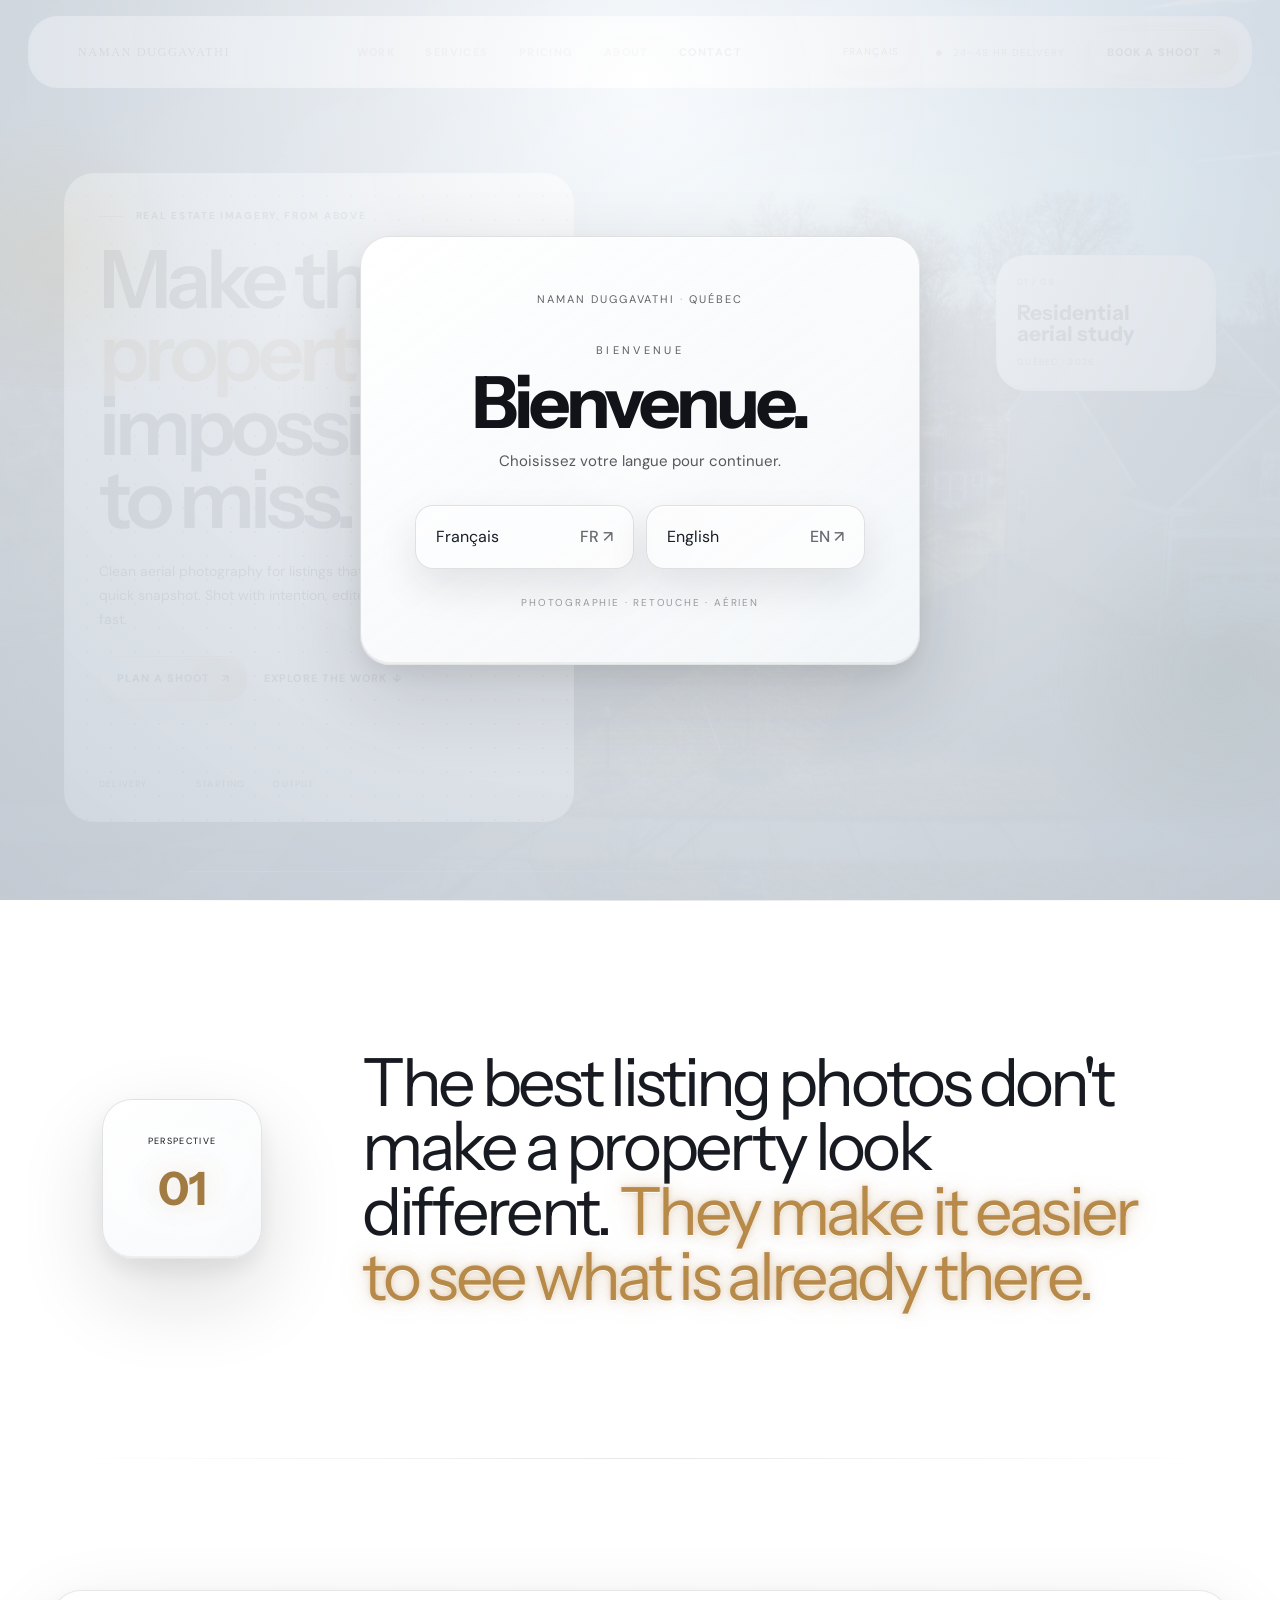
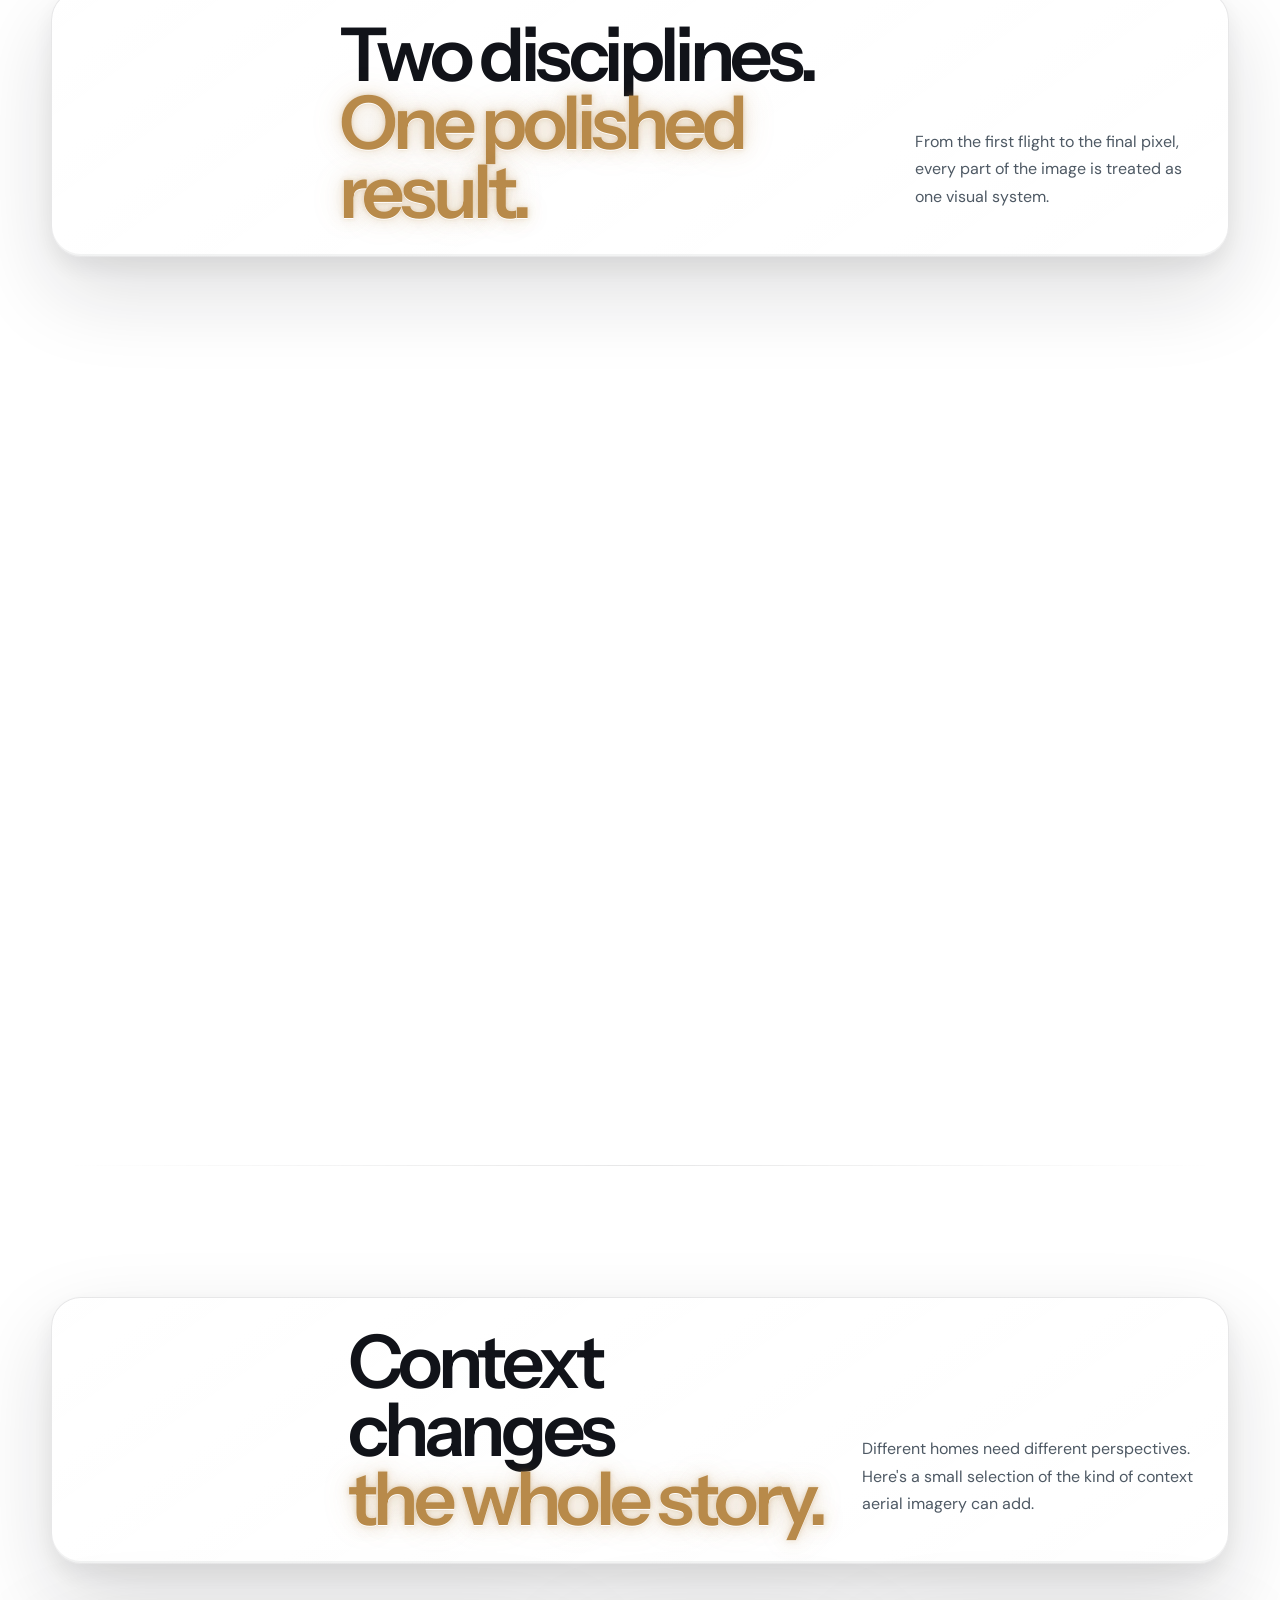
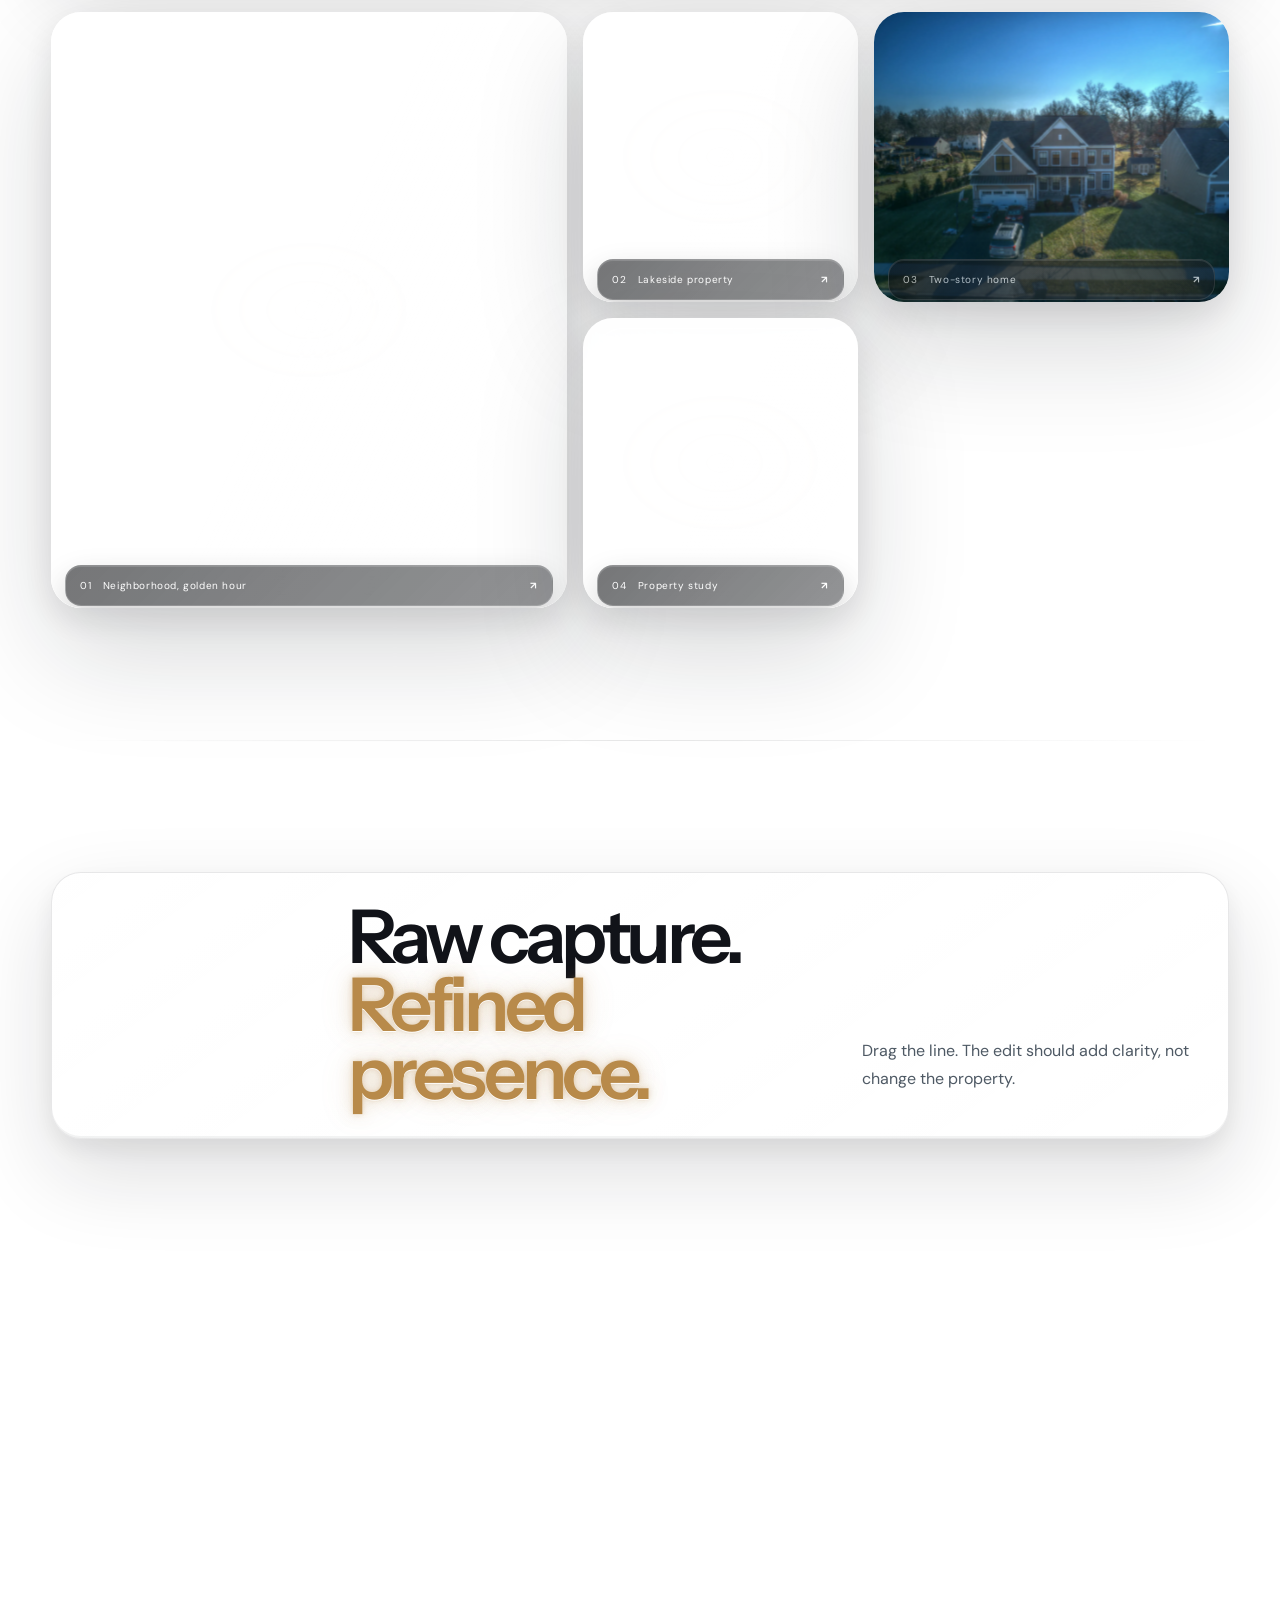
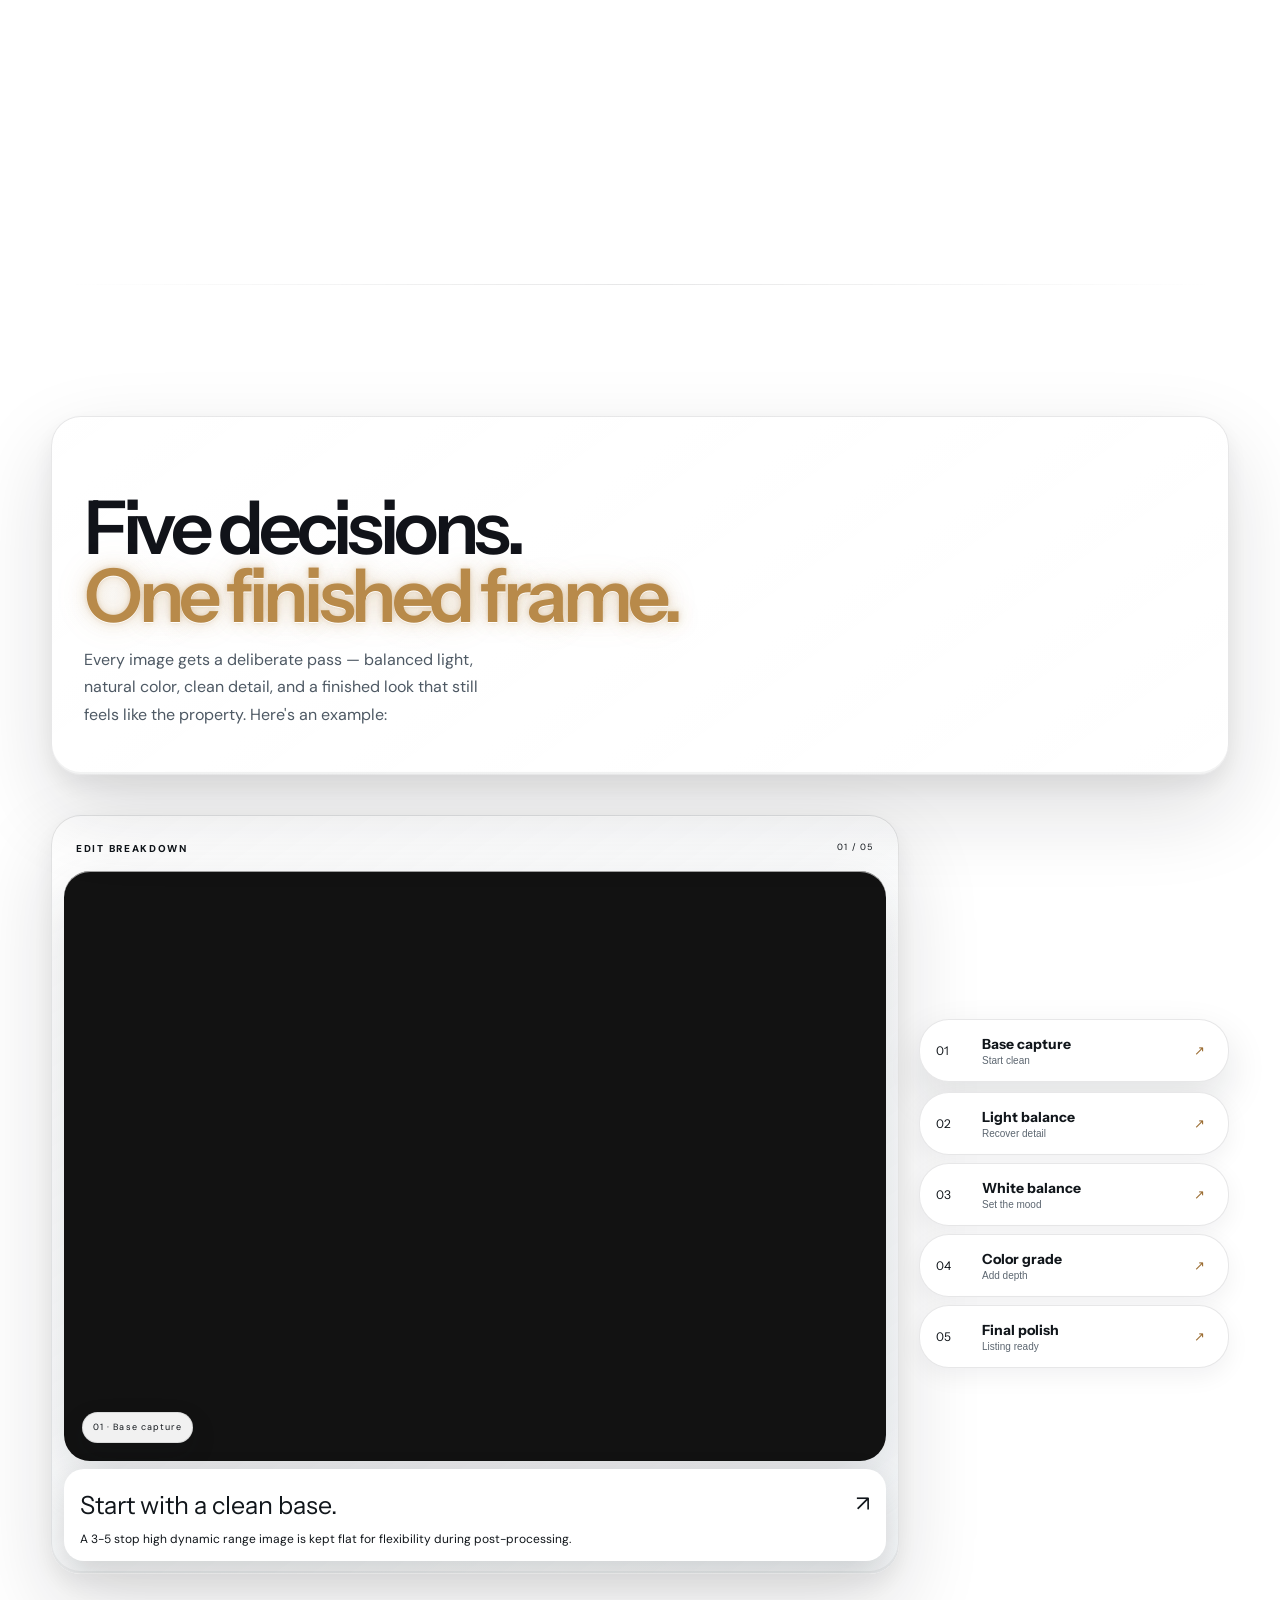
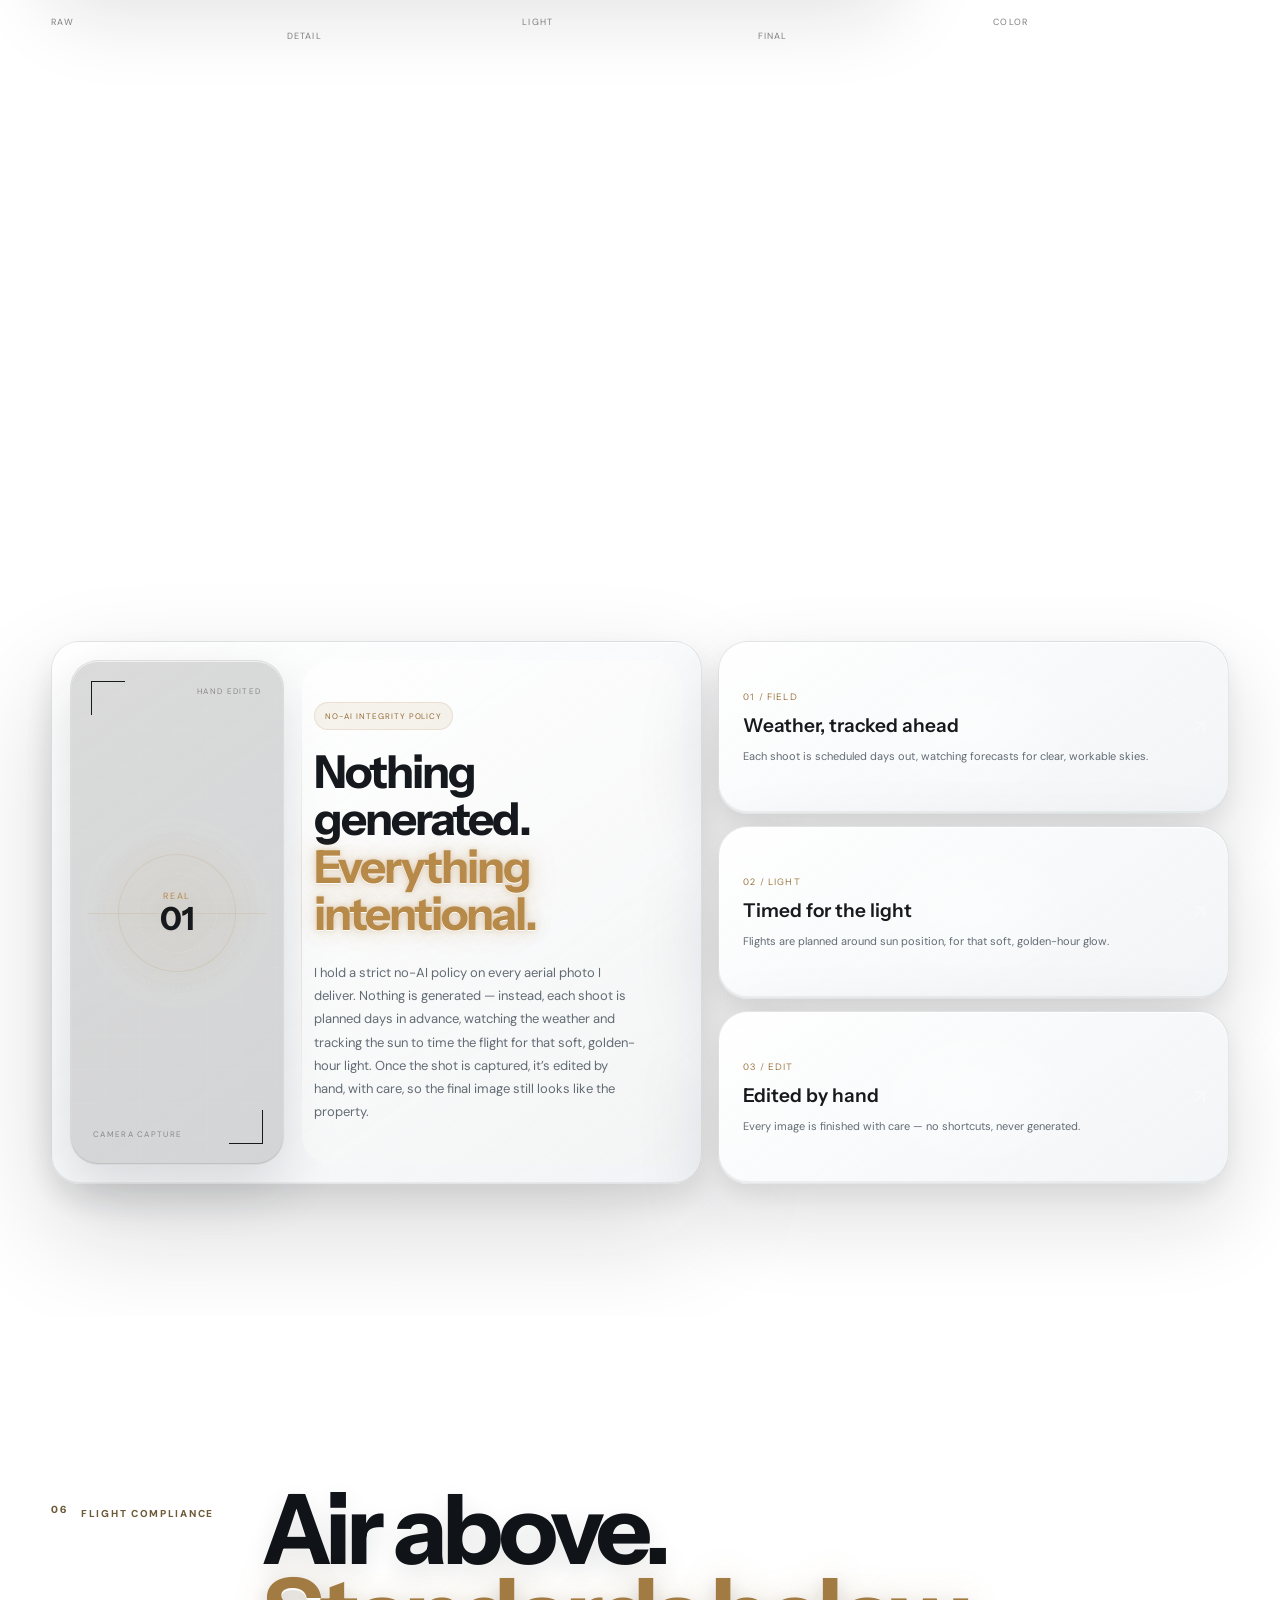
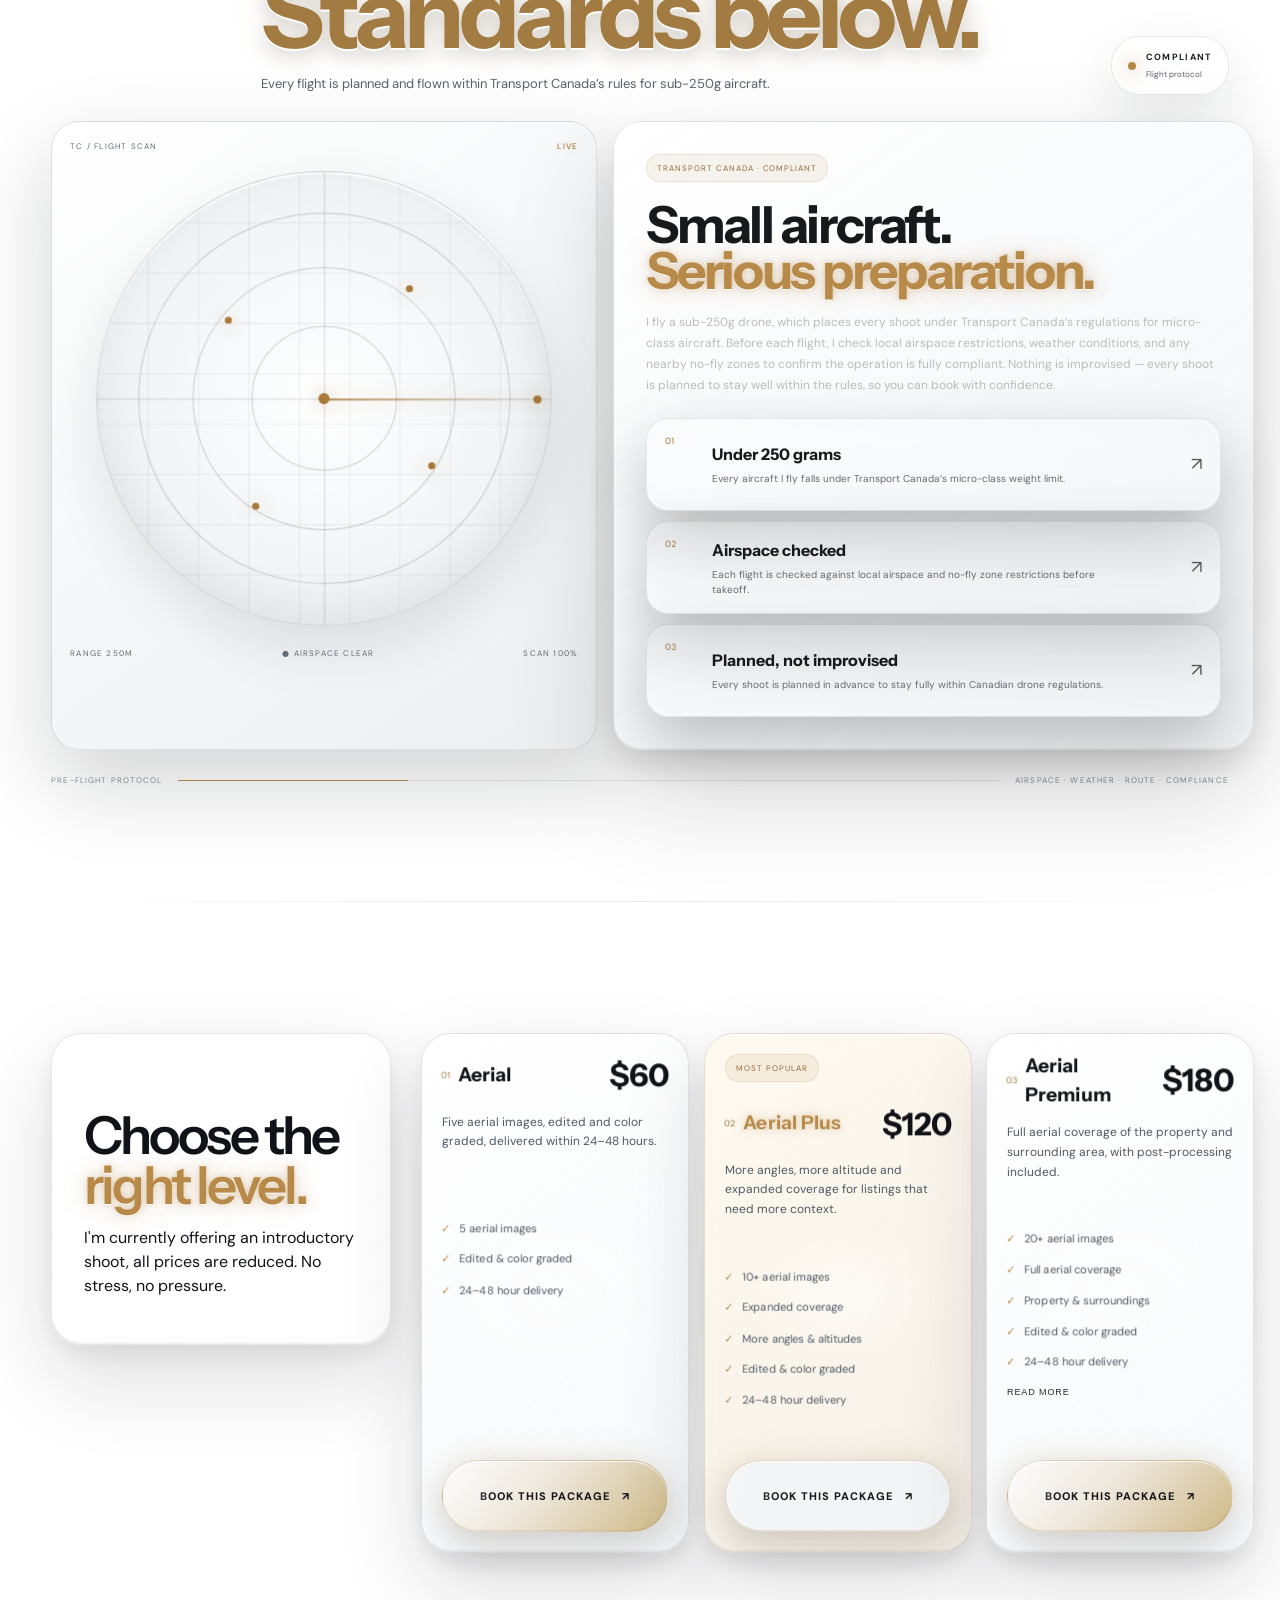
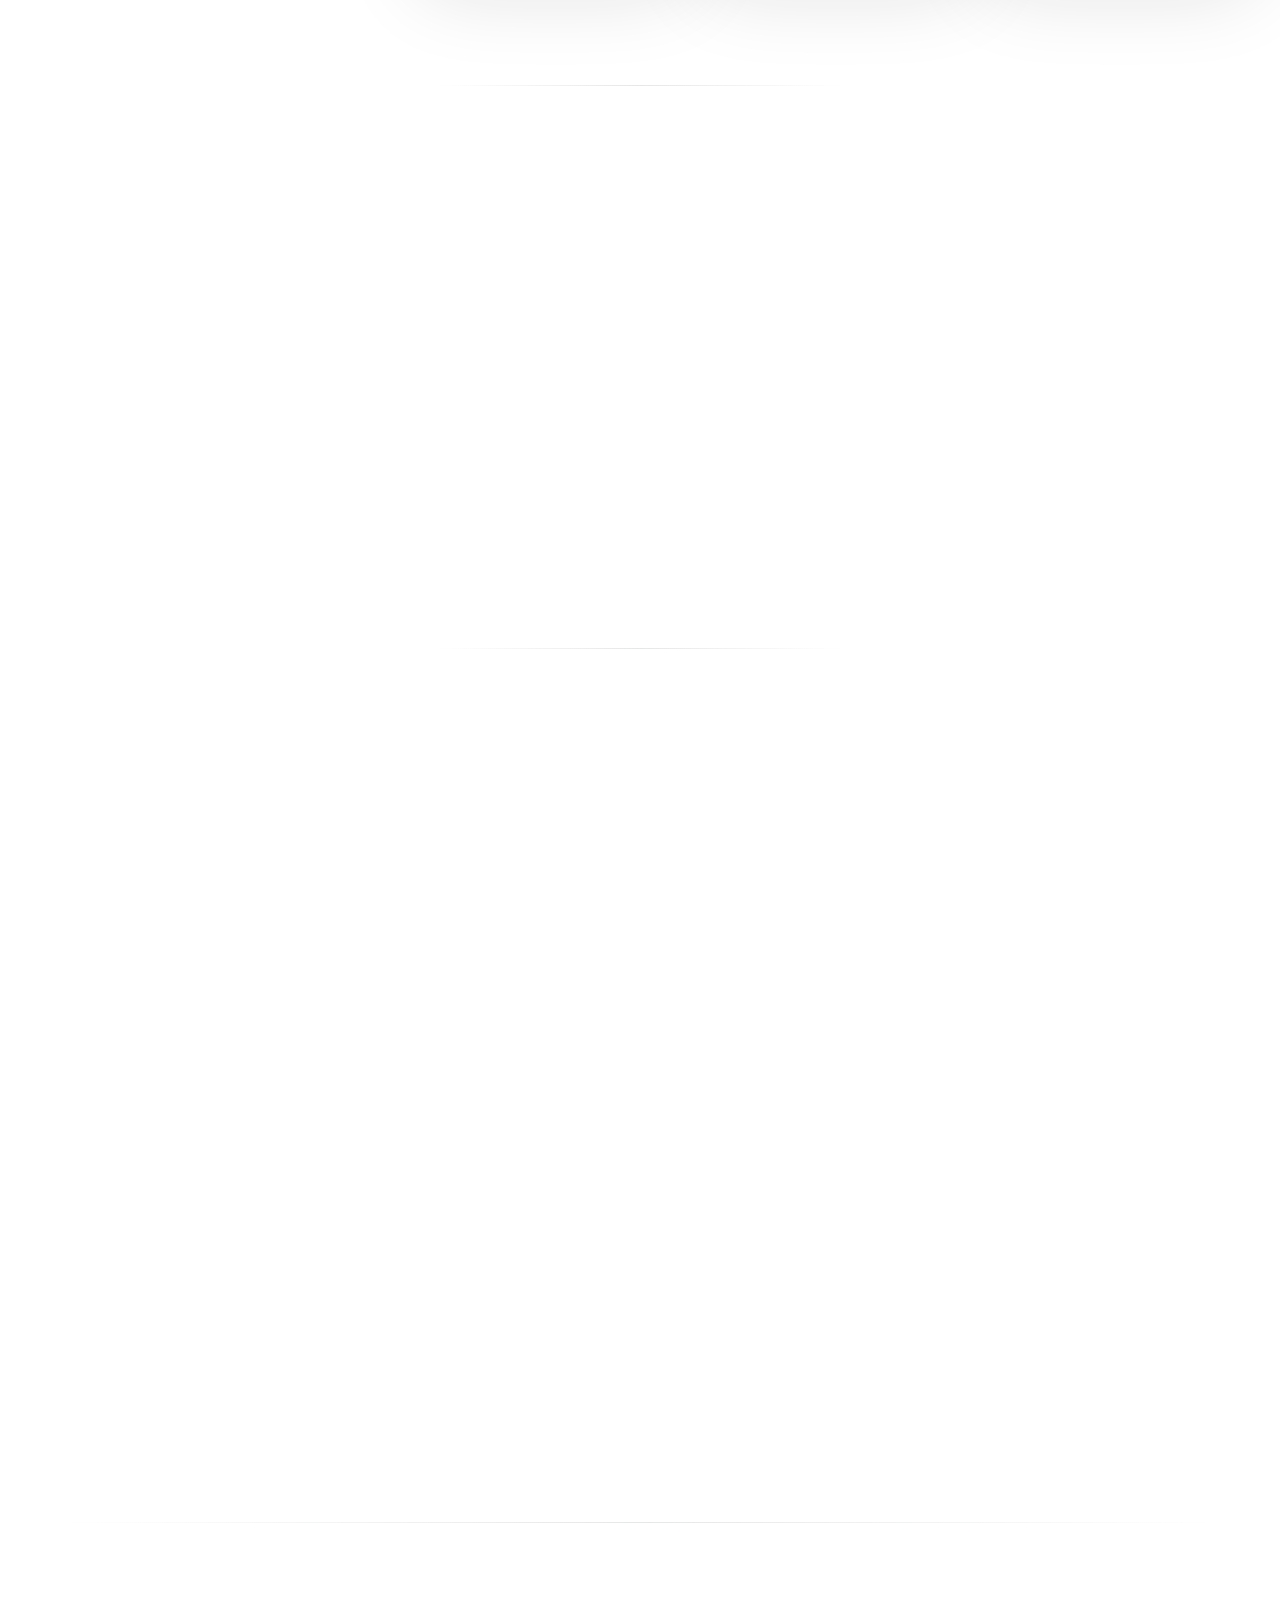
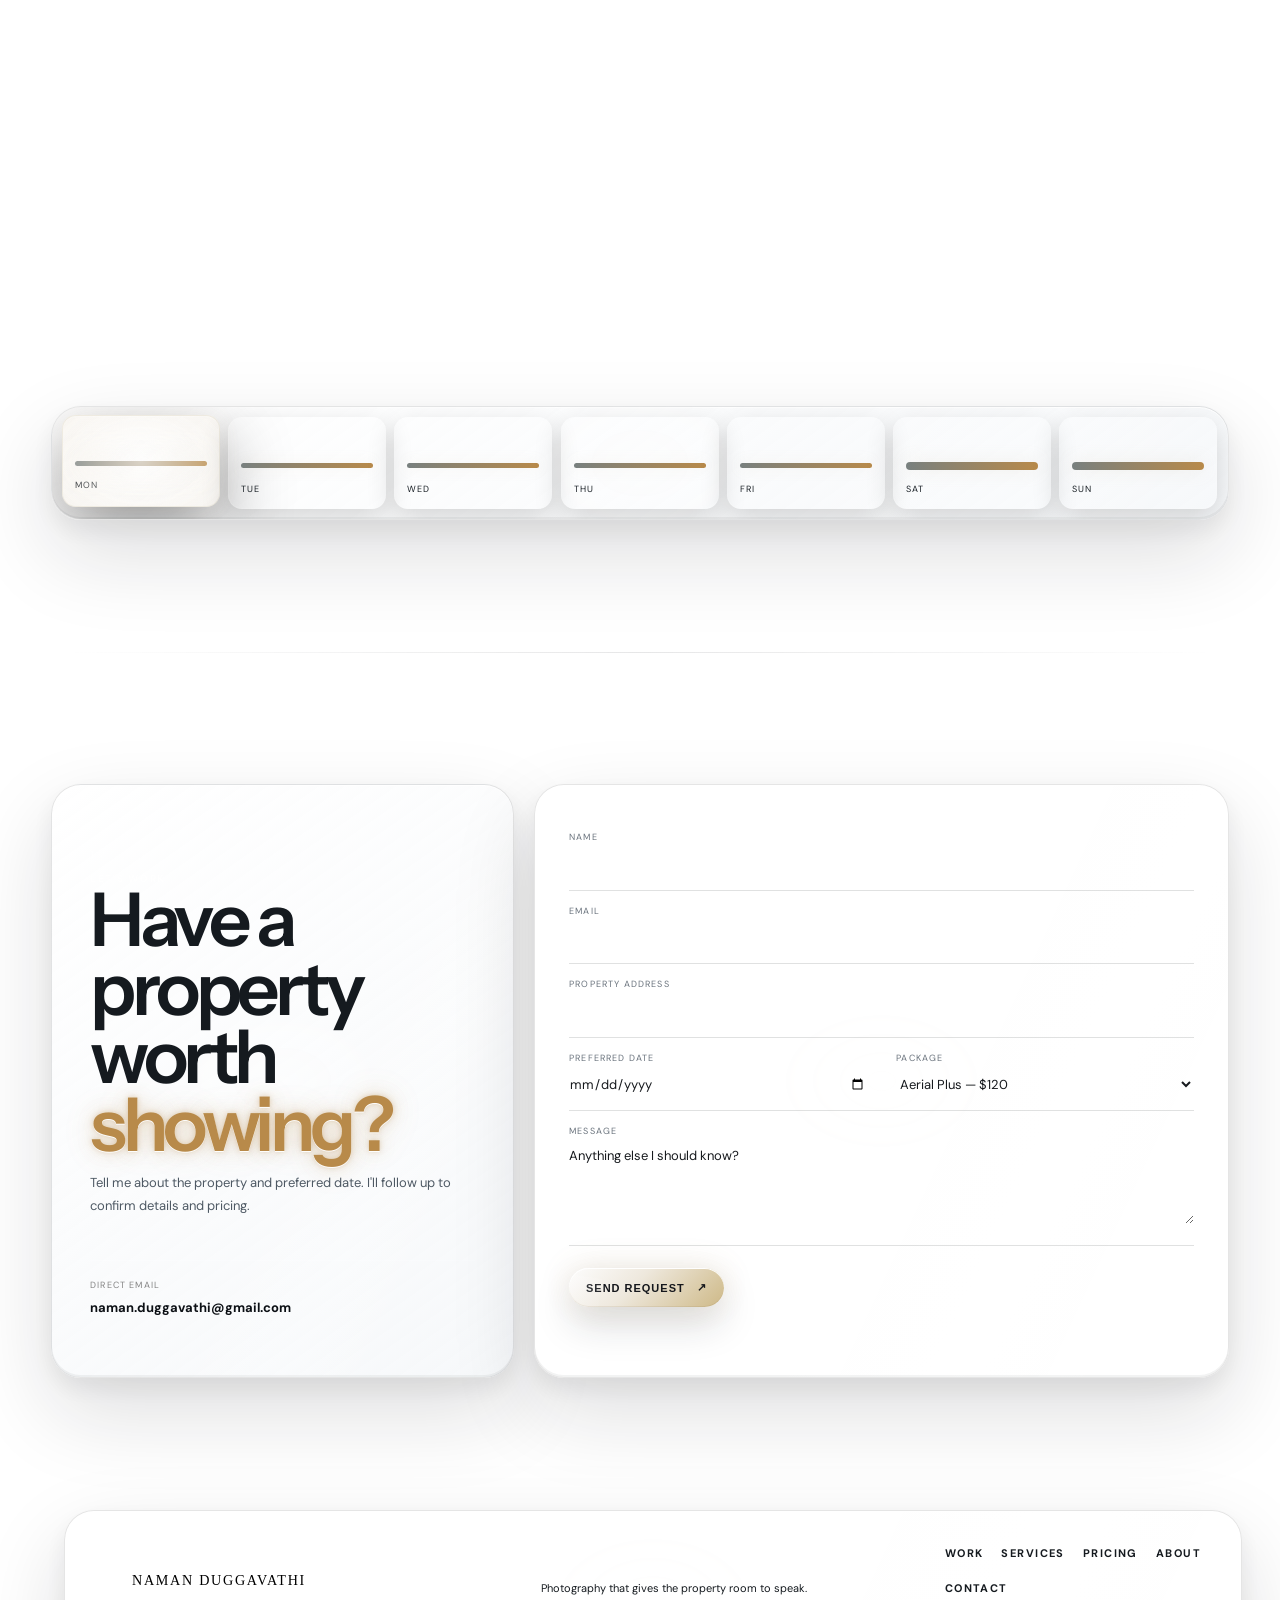
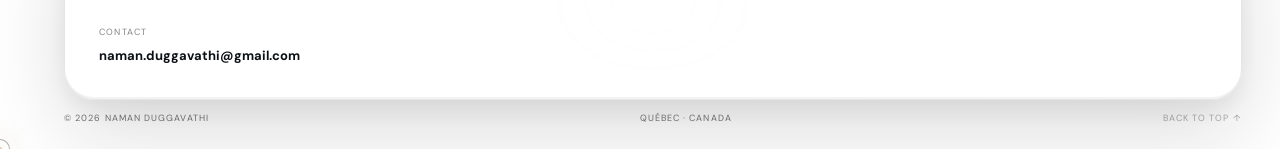
<file: index.html>
<!DOCTYPE html>
<html lang="en">
<head>
    <meta name="google-site-verification" content="kf4AmNskZUx4i4s81J7RqX1NNmhBmsotmM5QWVJI9Bc" />
    <link rel="preload" as="image" href="images/portfolio-house.webp" fetchpriority="high">
<meta charset="UTF-8">
<meta name="viewport" content="width=device-width, initial-scale=1.0">
<title>Naman Duggavathi — Aerial Real Estate Photography</title>
<meta name="description" content="Affordable, professional aerial real estate photography for realtors. Edited listing photos, delivered in 24–48 hours.">
<meta name="keywords" content="real estate photography, real estate photographer, aerial real estate photography, property photography, real estate photography Québec, realtor photography, listing photography">
<link rel="canonical" href="https://namanduggavathi.com/">
<meta property="og:type" content="website"><meta property="og:site_name" content="Naman Duggavathi"><meta property="og:title" content="Naman Duggavathi — Make the Listing Stand Out"><meta property="og:description" content="Affordable aerial real estate photography for realtors. Shot, edited, and delivered in 24–48 hours."><meta property="og:image" content="/images/og-cover.webp"><meta property="og:locale" content="en_CA"><meta name="twitter:card" content="summary_large_image">
<meta name="theme-color" content="#ffffff">
<link rel="icon" type="image/svg+xml" href="images/favicon.svg">
<link rel="icon" type="image/png" href="images/favicon.png">
<link rel="preconnect" href="https://fonts.googleapis.com"><link rel="preconnect" href="https://fonts.gstatic.com" crossorigin>

<link rel="stylesheet" href="styles.css">
<script type="application/ld+json">{"@context":"https://schema.org","@type":"ProfessionalService","name":"Naman Duggavathi","description":"Affordable, professional aerial real estate photography for realtors, with professional editing and 24–48 hour delivery.","areaServed":"Québec","priceRange":"$60–$180","url":"https://namanduggavathi.com/","email":"naman.duggavathi@gmail.com"}</script>

<style id="pricing-final-lock">
.pricing-list{grid-template-rows:410px!important;grid-auto-rows:410px!important;align-items:stretch!important;}
.pricing-list>.price-card,.pricing-list>.price-card.price-card-featured{width:100%!important;height:410px!important;min-height:410px!important;max-height:410px!important;margin:0!important;align-self:stretch!important;justify-self:stretch!important;box-sizing:border-box!important;position:relative!important;top:0!important;transform:none!important;translate:0 0!important;}
.pricing-list>.price-card:hover,.pricing-list>.price-card.price-card-featured:hover,.tactile-active .pricing-list>.price-card:hover,.tactile-active .pricing-list>.price-card.price-card-featured:hover{transform:none!important;translate:0 -8px!important;}
</style>
<style id="pricing-true-final-lock">
/* FINAL PRICING GEOMETRY LOCK: isolate pricing row from legacy grid/transform rules. */
#pricing .pricing-layout{display:grid!important;grid-template-columns:minmax(300px,340px) minmax(0,1fr)!important;align-items:start!important;gap:30px!important;}
#pricing .pricing-list{display:flex!important;flex-direction:row!important;align-items:stretch!important;gap:14px!important;width:100%!important;min-width:0!important;grid-template-columns:none!important;grid-template-rows:none!important;grid-auto-rows:none!important;}
#pricing .pricing-list > .price-card,
#pricing .pricing-list > .price-card.price-card-featured{
  flex:1 1 0!important;flex-basis:0!important;width:0!important;min-width:0!important;height:420px!important;min-height:420px!important;max-height:420px!important;
  margin:0!important;padding:20px!important;box-sizing:border-box!important;align-self:stretch!important;position:relative!important;top:0!important;
  transform:none!important;translate:0 0!important;animation:none!important;
}
#pricing .pricing-list > .price-card:hover,
#pricing .pricing-list > .price-card.price-card-featured:hover{
  transform:translateY(-10px)!important;translate:0 0!important;height:420px!important;min-height:420px!important;max-height:420px!important;
}
#pricing .pricing-list > .price-card.price-card-featured{transform:none!important;animation:none!important;}
@media(max-width:1150px){
  #pricing .pricing-layout{grid-template-columns:1fr!important;}
  #pricing .pricing-intro{max-width:680px!important;}
  #pricing .pricing-list{display:flex!important;flex-direction:row!important;}
}
@media(max-width:820px){
  #pricing .pricing-list{display:flex!important;flex-direction:column!important;}
  #pricing .pricing-list > .price-card,
  #pricing .pricing-list > .price-card.price-card-featured{width:100%!important;flex:0 0 auto!important;height:420px!important;min-height:420px!important;max-height:420px!important;}
}
</style>

<style id="pricing-v18-final-lock">
#pricing .pricing-list > .price-card,#pricing .pricing-list > .price-card.price-card-featured{height:520px!important;min-height:520px!important;max-height:520px!important;overflow:visible!important;}
#pricing .pricing-list > .price-card.price-card-expanded,#pricing .pricing-list > .price-card.price-card-expanded:hover{height:660px!important;min-height:660px!important;max-height:660px!important;overflow:visible!important;}
#pricing .price-details.is-open{max-height:260px!important;opacity:1!important;visibility:visible!important;overflow:visible!important;}
#pricing .price-card .price-cta,#pricing .price-card .price-cta:hover{height:72px!important;min-height:72px!important;max-height:72px!important;flex-basis:72px!important;}
</style>
</head>
<body>
<div class="language-gate" id="language-gate" aria-label="Language selection">
  <div class="language-gate-orb orb-one"></div><div class="language-gate-orb orb-two"></div>
  <div class="language-gate-card glass-panel">
    <div class="language-gate-mark">NAMAN DUGGAVATHI <span>·</span> QUÉBEC</div>
    <p class="language-gate-kicker">BIENVENUE</p>
    <h2>Bienvenue.</h2>
    <p class="language-gate-copy">Choisissez votre langue pour continuer.</p>
    <div class="language-options">
      <button class="language-option" type="button" id="enter-french"><span>Français</span><b>FR ↗</b></button>
      <button class="language-option" type="button" id="enter-english"><span>English</span><b>EN ↗</b></button>
    </div>
    <small class="language-gate-note">PHOTOGRAPHIE · RETOUCHE · AÉRIEN</small>
  </div>
</div>
<div class="ambient ambient-a"></div><div class="ambient ambient-b"></div><div class="ambient ambient-c"></div>
<div class="noise"></div>
<canvas id="tactile-dot-field" aria-hidden="true"></canvas>
<header class="site-header" id="top">
  <div class="header-shell glass-panel">
    <a href="#top" class="brand" aria-label="Naman Duggavathi — Home"><img src="images/logo.svg" alt="Naman Duggavathi" loading="lazy" decoding="async"></a>
    <nav class="site-nav" id="site-nav" aria-label="Primary">
      <a href="#portfolio">Work</a><a href="#services">Services</a><a href="#pricing">Pricing</a><a href="#about">About</a><a href="#contact">Contact</a>
    </nav>
    <div class="header-right"><button class="language-switch" type="button" data-open-language-gate>Français</button><span class="availability-pill"><i></i> 24–48 hr delivery</span><a href="#contact" class="header-book">Book a shoot <span>↗</span></a><button class="hamburger" id="hamburger" aria-label="Open menu" aria-expanded="false" aria-controls="mobile-nav"><i></i><i></i></button></div>
  </div>
  <div class="mobile-nav glass-panel" id="mobile-nav"><nav aria-label="Mobile primary"><a href="#portfolio">Work</a><a href="#services">Services</a><a href="#pricing">Pricing</a><a href="#referral">Referral</a><a href="#about">About</a><a href="#availability">Availability</a><a href="#contact">Contact</a></nav><a href="#contact" class="mobile-cta">Book a shoot ↗</a></div>
</header>

<main>
<section class="hero" id="hero">
  <div class="hero-backdrop"><img src="images/portfolio-house.webp" alt="Aerial view of a two-story home" class="hero-image" fetchpriority="high" decoding="async"><div class="hero-shade"></div></div>
  <div class="hero-grid">
    <div class="hero-copy glass-panel reveal">
      <div class="hero-kicker"><span></span> Real estate imagery, from above</div>
      <h1>Make the<br><em>property</em><br><span>impossible</span><br>to miss.</h1>
      <p>Clean aerial photography for listings that deserve more than a quick snapshot. Shot with intention, edited with restraint, delivered fast.</p>
      <div class="hero-actions"><a class="primary-btn" href="#contact">Plan a shoot <span>↗</span></a><a class="text-btn" href="#portfolio">Explore the work <span>↓</span></a></div>
      <div class="hero-stats"><div><strong>24–48h</strong><span>delivery</span></div><div><strong>$60</strong><span>starting</span></div><div><strong>4K</strong><span>output</span></div></div>
    </div>
    <div class="hero-float glass-panel reveal"><span>01 / 09</span><strong>Residential<br>aerial study</strong><small>Québec · 2026</small></div>
  </div>
  <div class="hero-meta"><span>Scroll to explore</span><div class="scroll-line"></div><span>Photography · Editing · Aerial</span></div>
</section>

<section class="statement section-space">
  <div class="statement-orb glass-panel"><span>Perspective</span><b>01</b></div>
  <p class="statement-copy reveal">The best listing photos don't make a property look different. <em>They make it easier to see what is already there.</em></p>
</section>

<section id="services" class="services section-space">
  <div class="section-top glass-heading reveal"><div><span class="section-index">01</span><p class="eyebrow">What I do</p></div><h2>Two disciplines.<br><em>One polished result.</em></h2><p>From the first flight to the final pixel, every part of the image is treated as one visual system.</p></div>
  <div class="service-cards">
    <article class="service-card glass-panel reveal"><div class="service-number">01</div><div class="service-art"><img src="images/portfolio-neighborhood.webp" alt="Aerial neighborhood view" loading="lazy" decoding="async"></div><div class="service-body"><div><h3>Aerial photography</h3><p>Property, lot, approach and surrounding context — photographed from the angles that make the listing easier to understand.</p></div><span>From $60 <b>↗</b></span></div></article>
    <article class="service-card service-card-offset glass-panel reveal"><div class="service-number">02</div><div class="service-art"><img src="images/edit-stage-5.webp" alt="Finished edited real estate photograph" loading="lazy" decoding="async"></div><div class="service-body"><div><h3>Professional editing</h3><p>Balanced light, natural colour, clean detail and a restrained finish. The goal is polished, not artificial.</p></div><span>Included <b>↗</b></span></div></article>
  </div>
</section>

<section id="portfolio" class="portfolio section-space">
  <div class="portfolio-intro glass-heading reveal"><div><span class="section-index">02</span><p class="eyebrow">Selected work</p></div><h2>Context changes<br><em>the whole story.</em></h2><p>Different homes need different perspectives. Here's a small selection of the kind of context aerial imagery can add.</p></div>
  <div class="portfolio-grid" id="portfolio-grid">
    <figure class="p-item p-large reveal" data-cat="aerial"><img src="images/portfolio-neighborhood.webp" alt="Aerial view of a residential neighborhood at golden hour" class="ph-svg" loading="lazy" decoding="async"><figcaption><span>01</span> Neighborhood, golden hour <b>↗</b></figcaption></figure>
    <figure class="p-item reveal" data-cat="aerial"><img src="images/portfolio-lakeside.webp" alt="Aerial view of a lakeside property" class="ph-svg" loading="lazy" decoding="async"><figcaption><span>02</span> Lakeside property <b>↗</b></figcaption></figure>
    <figure class="p-item p-half reveal" data-cat="aerial"><img src="images/portfolio-house.webp" alt="Aerial view of a two-story home" class="ph-svg" loading="lazy" decoding="async"><figcaption><span>03</span> Two-story home <b>↗</b></figcaption></figure>
    <figure class="p-item p-half reveal" data-cat="aerial"><img src="images/portfolio-study.webp" alt="Aerial property image" class="ph-svg" loading="lazy" decoding="async"><figcaption><span>04</span> Property study <b>↗</b></figcaption></figure>
  </div>
</section>

<section class="before-after section-space">
  <div class="ba-header glass-heading reveal"><div><span class="section-index">03</span><p class="eyebrow">The difference</p></div><h2>Raw capture.<br><em>Refined presence.</em></h2><p>Drag the line. The edit should add clarity, not change the property.</p></div>
  <div class="ba-pair-grid">
    <div class="ba-pair glass-panel reveal"><div class="ba-slider" data-ba-slider><div class="ba-after"><img src="images/AFTER.webp" alt="Edited aerial image of a home" class="ph-svg" draggable="false" loading="lazy" decoding="async"><span class="ba-label ba-label-after">AFTER</span></div><div class="ba-before" data-ba-before-layer><img src="images/BEFORE.webp" alt="Unedited aerial image of a home" class="ph-svg" draggable="false" loading="lazy" decoding="async"><span class="ba-label ba-label-before">BEFORE</span></div><div class="ba-handle" data-ba-handle role="slider" aria-label="Drag to compare before and after" aria-valuemin="0" aria-valuemax="100" aria-valuenow="50" tabindex="0"><span class="ba-handle-grip">↔</span></div></div><p>01 — Residential exterior</p></div>
    <div class="ba-pair glass-panel reveal"><div class="ba-slider" data-ba-slider><div class="ba-after"><img src="images/ba2-after.webp" alt="Edited aerial image at dusk" class="ph-svg" draggable="false" loading="lazy" decoding="async"><span class="ba-label ba-label-after">AFTER</span></div><div class="ba-before" data-ba-before-layer><img src="images/ba2-before.webp" alt="Unedited aerial image at dusk" class="ph-svg" draggable="false" loading="lazy" decoding="async"><span class="ba-label ba-label-before">BEFORE</span></div><div class="ba-handle" data-ba-handle role="slider" aria-label="Drag to compare before and after" aria-valuemin="0" aria-valuemax="100" aria-valuenow="50" tabindex="0"><span class="ba-handle-grip">↔</span></div></div><p>02 — Winter REM Station</p></div>
  </div>
</section>

<section class="edit-process section-space">
  <div class="edit-heading glass-heading reveal"><div><span class="section-index">04</span><p class="eyebrow">Behind the edit</p></div><h2>Five decisions.<br><em>One finished frame.</em></h2><p class="edit-intro">Every image gets a deliberate pass — balanced light, natural color, clean detail, and a finished look that still feels like the property. Here's an example:</p></div>
  <div class="edit-showcase reveal"><div class="edit-showcase-main glass-panel"><div class="edit-main-meta"><span class="edit-kicker">EDIT BREAKDOWN</span><span class="edit-step-count" id="edit-step-count">01 / 05</span></div><div class="edit-main-image" id="edit-main-image"><img src="images/edit-stage-1.webp" id="edit-stage-main" alt="Flat real estate photo before editing" loading="lazy" decoding="async"><div class="edit-image-label" id="edit-image-label">01 · Base capture</div></div><div class="edit-caption"><div><p class="edit-caption-title" id="edit-caption-title">Start with a clean base.</p><p class="edit-caption-text" id="edit-caption-text">A 3-5 stop high dynamic range image is kept flat for flexibility during post-processing.</p></div><span class="edit-arrow">↗</span></div></div><div class="edit-steps" role="tablist" aria-label="Editing steps">
    <button class="edit-step is-active glass-panel" type="button" role="tab" aria-selected="true" data-edit-step="0"><span class="edit-step-number">01</span><span><strong>Base capture</strong><small>Start clean</small></span><span class="edit-step-arrow">↗</span></button>
    <button class="edit-step glass-panel" type="button" role="tab" aria-selected="false" data-edit-step="1"><span class="edit-step-number">02</span><span><strong>Light balance</strong><small>Recover detail</small></span><span class="edit-step-arrow">↗</span></button>
    <button class="edit-step glass-panel" type="button" role="tab" aria-selected="false" data-edit-step="2"><span class="edit-step-number">03</span><span><strong>White balance</strong><small>Set the mood</small></span><span class="edit-step-arrow">↗</span></button>
    <button class="edit-step glass-panel" type="button" role="tab" aria-selected="false" data-edit-step="3"><span class="edit-step-number">04</span><span><strong>Color grade</strong><small>Add depth</small></span><span class="edit-step-arrow">↗</span></button>
    <button class="edit-step glass-panel" type="button" role="tab" aria-selected="false" data-edit-step="4"><span class="edit-step-number">05</span><span><strong>Final polish</strong><small>Listing ready</small></span><span class="edit-step-arrow">↗</span></button>
  </div></div>
  <div class="edit-strip"><span>RAW</span><i></i><span>LIGHT</span><i></i><span>COLOR</span><i></i><span>DETAIL</span><i></i><span>FINAL</span></div>
</section>

<section id="integrity" class="integrity section-space">
  <div class="integrity-heading glass-heading reveal"><div><span class="section-index">05</span><p class="eyebrow">How it’s made</p></div><div><h2>Real light.<br><em>No AI.</em></h2><p class="edit-intro">Every image on this site is a real photograph, never generated.</p></div><div class="integrity-badge"><span class="integrity-dot"></span><strong>100% REAL</strong><small>Capture → edit → deliver</small></div></div>
  <div class="integrity-console reveal">
    <div class="integrity-main">
      <div class="integrity-scan"><div class="scan-grid"></div><div class="scan-line"></div><div class="scan-core"><span>REAL</span><strong>01</strong></div><div class="scan-corner tl"></div><div class="scan-corner br"></div><div class="scan-label label-a">CAMERA CAPTURE</div><div class="scan-label label-b">HAND EDITED</div></div>
      <div class="integrity-statement"><span class="featured-tag">NO-AI INTEGRITY POLICY</span><h3>Nothing generated.<br><em>Everything intentional.</em></h3><p>I hold a strict no-AI policy on every aerial photo I deliver. Nothing is generated — instead, each shoot is planned days in advance, watching the weather and tracking the sun to time the flight for that soft, golden-hour light. Once the shot is captured, it’s edited by hand, with care, so the final image still looks like the property.</p></div>
    </div>
    <div class="integrity-cards">
      <article class="integrity-card glass-panel"><span class="integrity-card-num">01 / FIELD</span><h4>Weather, tracked ahead</h4><p>Each shoot is scheduled days out, watching forecasts for clear, workable skies.</p><i>↗</i></article>
      <article class="integrity-card glass-panel"><span class="integrity-card-num">02 / LIGHT</span><h4>Timed for the light</h4><p>Flights are planned around sun position, for that soft, golden-hour glow.</p><i>↗</i></article>
      <article class="integrity-card glass-panel"><span class="integrity-card-num">03 / EDIT</span><h4>Edited by hand</h4><p>Every image is finished with care — no shortcuts, never generated.</p><i>↗</i></article>
    </div>
  </div>
</section>

<section id="compliance" class="flight-compliance section-space">
  <div class="flight-head reveal">
    <div class="flight-eyebrow"><span class="section-index">06</span><span class="eyebrow">Flight compliance</span></div>
    <div><h2>Air above.<br><em>Standards below.</em></h2><p>Every flight is planned and flown within Transport Canada’s rules for sub-250g aircraft.</p></div>
    <div class="flight-status"><span class="status-dot"></span><strong>COMPLIANT</strong><small>Flight protocol</small></div>
  </div>
  <div class="radar-command reveal">
    <div class="radar-panel">
      <div class="radar-top"><span>TC / FLIGHT SCAN</span><strong>LIVE</strong></div>
      <div class="radar"><div class="radar-grid"></div><div class="radar-ring rr1"></div><div class="radar-ring rr2"></div><div class="radar-ring rr3"></div><div class="radar-cross h"></div><div class="radar-cross v"></div><div class="radar-sweep"></div><span class="radar-target t1"></span><span class="radar-target t2"></span><span class="radar-target t3"></span><span class="radar-target t4"></span><span class="radar-center"></span></div>
      <div class="radar-bottom"><span>RANGE 250M</span><span>● AIRSPACE CLEAR</span><span>SCAN 100%</span></div>
    </div>
    <div class="flight-copy-panel">
      <span class="featured-tag">Transport Canada · Compliant</span><h3>Small aircraft.<br><em>Serious preparation.</em></h3><p>I fly a sub-250g drone, which places every shoot under Transport Canada’s regulations for micro-class aircraft. Before each flight, I check local airspace restrictions, weather conditions, and any nearby no-fly zones to confirm the operation is fully compliant. Nothing is improvised — every shoot is planned to stay well within the rules, so you can book with confidence.</p>
      <div class="flight-checks"><article class="flight-check"><span>01</span><div><strong>Under 250 grams</strong><p>Every aircraft I fly falls under Transport Canada’s micro-class weight limit.</p></div><b>↗</b></article><article class="flight-check"><span>02</span><div><strong>Airspace checked</strong><p>Each flight is checked against local airspace and no-fly zone restrictions before takeoff.</p></div><b>↗</b></article><article class="flight-check"><span>03</span><div><strong>Planned, not improvised</strong><p>Every shoot is planned in advance to stay fully within Canadian drone regulations.</p></div><b>↗</b></article></div>
    </div>
  </div>
  <div class="flight-footer reveal"><span>PRE-FLIGHT PROTOCOL</span><div class="flight-line"><i></i></div><span>AIRSPACE · WEATHER · ROUTE · COMPLIANCE</span></div>
</section>

<section id="pricing" class="pricing section-space">
  <div class="pricing-layout"><div class="pricing-intro glass-heading reveal"><span class="section-index">07</span><p class="eyebrow">Packages</p><h2>Choose the <br><em>right level.</em></h2><p>I'm currently offering an introductory shoot, all prices are reduced. No stress, no pressure.</p></div><div class="pricing-list">
    <article class="price-card glass-panel reveal"><div class="price-top"><span>01</span><h3>Aerial</h3><strong>$60</strong></div><p>Five aerial images, edited and color graded, delivered within 24–48 hours.</p><ul class="price-list"><li>5 aerial images</li><li>Edited &amp; color graded</li><li>24–48 hour delivery</li></ul><a href="#contact" class="price-cta" data-package="Aerial — $60">Book this package <span>↗</span></a></article>
    <article class="price-card price-card-featured glass-panel reveal"><div class="featured-tag">Most popular</div><div class="price-top"><span>02</span><h3>Aerial Plus</h3><strong>$120</strong></div><p>More angles, more altitude and expanded coverage for listings that need more context.</p><ul class="price-list"><li>10+ aerial images</li><li>Expanded coverage</li><li>More angles &amp; altitudes</li><li>Edited &amp; color graded</li><li>24–48 hour delivery</li></ul><a href="#contact" class="price-cta price-cta-light" data-package="Aerial Plus — $120">Book this package <span>↗</span></a></article>
    <article class="price-card glass-panel reveal"><div class="price-top"><span>03</span><h3>Aerial Premium</h3><strong>$180</strong></div><p>Full aerial coverage of the property and surrounding area, with post-processing included.</p><ul class="price-list"><li>20+ aerial images</li><li>Full aerial coverage</li><li>Property &amp; surroundings</li><li>Edited &amp; color graded</li><li>24–48 hour delivery</li></ul><div class="price-details" id="price-details-premium"><p>All images are merged to HDR for balanced light and detail. Standard delivery in crisp 4K resolution, with extra-high-resolution imagery — 48MP, non-HDR — available on request.</p></div><button type="button" class="price-more-btn" data-target="price-details-premium" aria-expanded="false">Read more</button><a href="#contact" class="price-cta" data-package="Aerial Premium — $180">Book this package <span>↗</span></a></article>
  </div></div>
</section>

<section id="referral" class="referral section-space"><div class="referral-inner glass-panel reveal"><div class="referral-big">25<span>%</span></div><div class="referral-text"><p class="eyebrow">Referral program</p><h3>Bring a realtor.<br><em>Save on your next shoot.</em></h3><p>They get <strong>10% off</strong> their first shoot. Once they've completed and paid for it, you get <strong>25% off</strong> yours.</p><p class="referral-disclaimer">One reward per referring client. Naman Duggavathi reserves the right, at his sole discretion and without prior notice, to modify, suspend, or discontinue the referral program at any time, including retroactively, and to invalidate any rewards in cases of suspected abuse or misuse.</p></div><a href="#contact" class="accent-btn">Ask about referrals ↗</a></div></section>

<section id="about" class="about section-space"><div class="about-grid"><div class="about-stamp glass-panel reveal"><span class="stamp-first">Naman</span><span class="stamp-last">Duggavathi</span><small>PHOTOGRAPHY · EDITING · AERIAL</small></div><div class="about-copy glass-panel reveal"><p class="eyebrow">08 / About</p><h2>Built from curiosity.<br><em>Run with intention.</em></h2><p>I'm Naman Duggavathi. I got into this because I wanted to challenge myself by combining my passion for drones, photography, and editing with one of the largest industries in the world - all at the age of 13.</p><p>Everything I've created, including this website, is built from the ground up. Over the past several months, I've spent countless hours learning concepts and skills that have challenged me every step of the way, even when I got discouraged or progress was slow.</p><p class="about-highlight">My goal isn't just to photograph properties, it's to consistently put my best effort into delivering the highest-quality imagery I can. Whether you're selling a family home or a luxury property, I'm committed to reliable, professional service and imagery that makes listings stand out.</p><p class="about-thanks"><strong>Thanks for being here.</strong> If you're ever interested in aerial photography, contact me anytime.</p></div></div></section>

<section id="availability" class="availability section-space"><div class="availability-grid-new"><div class="glass-heading reveal"><span class="section-index">09</span><p class="eyebrow">Availability</p><h2>Find a window.<br><em>I'll find the shot.</em></h2></div><div class="schedule-card glass-panel reveal"><div class="schedule-row"><span>MON — FRI</span><strong>4:30 PM — 7:30 PM</strong></div><div class="schedule-row weekend"><span>SAT — SUN</span><strong>8:00 AM — 8:00 PM</strong></div><div class="schedule-note">Typical hours, not fixed hours. Send the property and preferred date — we'll find a time that works.</div></div></div><div class="week-cal glass-panel reveal"><div class="week-cal-day" data-tip="4:30 – 7:30 PM"><span class="week-cal-bar wc-short"></span><span class="week-cal-label">Mon</span></div><div class="week-cal-day" data-tip="4:30 – 7:30 PM"><span class="week-cal-bar wc-short"></span><span class="week-cal-label">Tue</span></div><div class="week-cal-day" data-tip="4:30 – 7:30 PM"><span class="week-cal-bar wc-short"></span><span class="week-cal-label">Wed</span></div><div class="week-cal-day" data-tip="4:30 – 7:30 PM"><span class="week-cal-bar wc-short"></span><span class="week-cal-label">Thu</span></div><div class="week-cal-day" data-tip="4:30 – 7:30 PM"><span class="week-cal-bar wc-short"></span><span class="week-cal-label">Fri</span></div><div class="week-cal-day" data-tip="8:00 AM – 8:00 PM"><span class="week-cal-bar wc-tall"></span><span class="week-cal-label">Sat</span></div><div class="week-cal-day" data-tip="8:00 AM – 8:00 PM"><span class="week-cal-bar wc-tall"></span><span class="week-cal-label">Sun</span></div></div></section>

<section id="contact" class="contact section-space"><div class="contact-grid"><div class="contact-intro glass-panel reveal"><span class="section-index">10</span><p class="eyebrow">Let's work</p><h2>Have a property<br>worth <em>showing?</em></h2><p class="contact-lede">Tell me about the property and preferred date. I'll follow up to confirm details and pricing.</p><div class="contact-detail"><span class="contact-label">Direct email</span><a href="mailto:naman.duggavathi@gmail.com">naman.duggavathi@gmail.com</a></div></div><form class="contact-form glass-panel reveal" id="contact-form"><div class="form-row"><label for="f-name">Name</label><input type="text" id="f-name" name="name" required autocomplete="name"></div><div class="form-row"><label for="f-email">Email</label><input type="email" id="f-email" name="email" required autocomplete="email"></div><div class="form-row"><label for="f-address">Property address</label><input type="text" id="f-address" name="address" required autocomplete="street-address"></div><div class="form-row form-row-split"><div><label for="f-date">Preferred date</label><input type="date" id="f-date" name="date"></div><div><label for="f-package">Package</label><select id="f-package" name="package"><option value="Aerial — $60">Aerial — $60</option><option value="Aerial Plus — $120" selected>Aerial Plus — $120</option><option value="Aerial Premium — $180">Aerial Premium — $180</option><option value="Not sure yet">Not sure yet</option></select></div></div><div class="form-row"><label for="f-message">Message</label><textarea id="f-message" name="message" rows="4" placeholder="Anything else I should know?"></textarea></div><button type="submit" class="form-submit">Send request <span>↗</span></button><p class="form-status" id="form-status" role="status" aria-live="polite"></p></form></div></section>
</main>

<footer class="site-footer"><div class="footer-main glass-panel"><a href="#top" class="footer-logo-lockup"><img src="images/logo.svg" alt="Naman Duggavathi" class="footer-logo-image" loading="lazy" decoding="async"></a><p>Photography that gives the property room to speak.</p><nav class="footer-nav"><a href="#portfolio">Work</a><a href="#services">Services</a><a href="#pricing">Pricing</a><a href="#about">About</a><a href="#contact">Contact</a></nav><div class="footer-contact"><span class="contact-label">Contact</span><a href="mailto:naman.duggavathi@gmail.com">naman.duggavathi@gmail.com</a></div></div><div class="footer-bottom"><span>© <span id="year"></span> Naman Duggavathi</span><span>Québec · Canada</span><a href="#top">Back to top ↑</a></div></footer>

<div class="lightbox" id="lightbox" aria-hidden="true"><button class="lightbox-close" id="lightbox-close" aria-label="Close">×</button><div class="lightbox-inner" id="lightbox-inner"></div></div>
<script>
(function(){
  const g=document.getElementById('language-gate');
  const opener=document.querySelector('[data-open-language-gate]');
  if(!g) return;
  const onFrenchPage=/index-fr\.html?$/i.test(location.pathname);
  const STORAGE_KEY='nd_lang_entered';
  const remember=()=>{ try{ sessionStorage.setItem(STORAGE_KEY,'1'); }catch(e){} };
  const alreadyChosen=()=>{ try{ return sessionStorage.getItem(STORAGE_KEY)==='1'; }catch(e){ return false; } };
  const showGate=()=>{
    g.classList.remove('is-hidden','is-leaving');
    document.body.classList.remove('language-entered');
    g.setAttribute('aria-hidden','false');
  };
  const hideGate=(instant)=>{
    document.body.classList.add('language-entered');
    g.setAttribute('aria-hidden','true');
    if(instant){
      g.classList.add('is-hidden');
    }else{
      g.classList.add('is-leaving');
      setTimeout(()=>g.classList.add('is-hidden'),450);
    }
  };
  /* Already picked a language this session (e.g. via the header switch) — skip the gate on arrival */
  if(alreadyChosen()) hideGate(true);
  const choose=(url,isCurrentPage)=>{
    remember();
    if(isCurrentPage){ hideGate(false); return; }
    if(url) window.location.assign(url);
  };
  if(opener) opener.addEventListener('click',()=>{
    remember();
    window.location.assign(onFrenchPage ? 'index.html' : 'index-fr.html');
  });
  const en=document.getElementById('enter-english');
  if(en) en.addEventListener('click',()=>choose('index.html',!onFrenchPage));
  const fr=document.getElementById('enter-french');
  if(fr) fr.addEventListener('click',()=>choose('index-fr.html',onFrenchPage));
})();
</script>
<script src="script.js"></script>
</body>
</html>
</file>
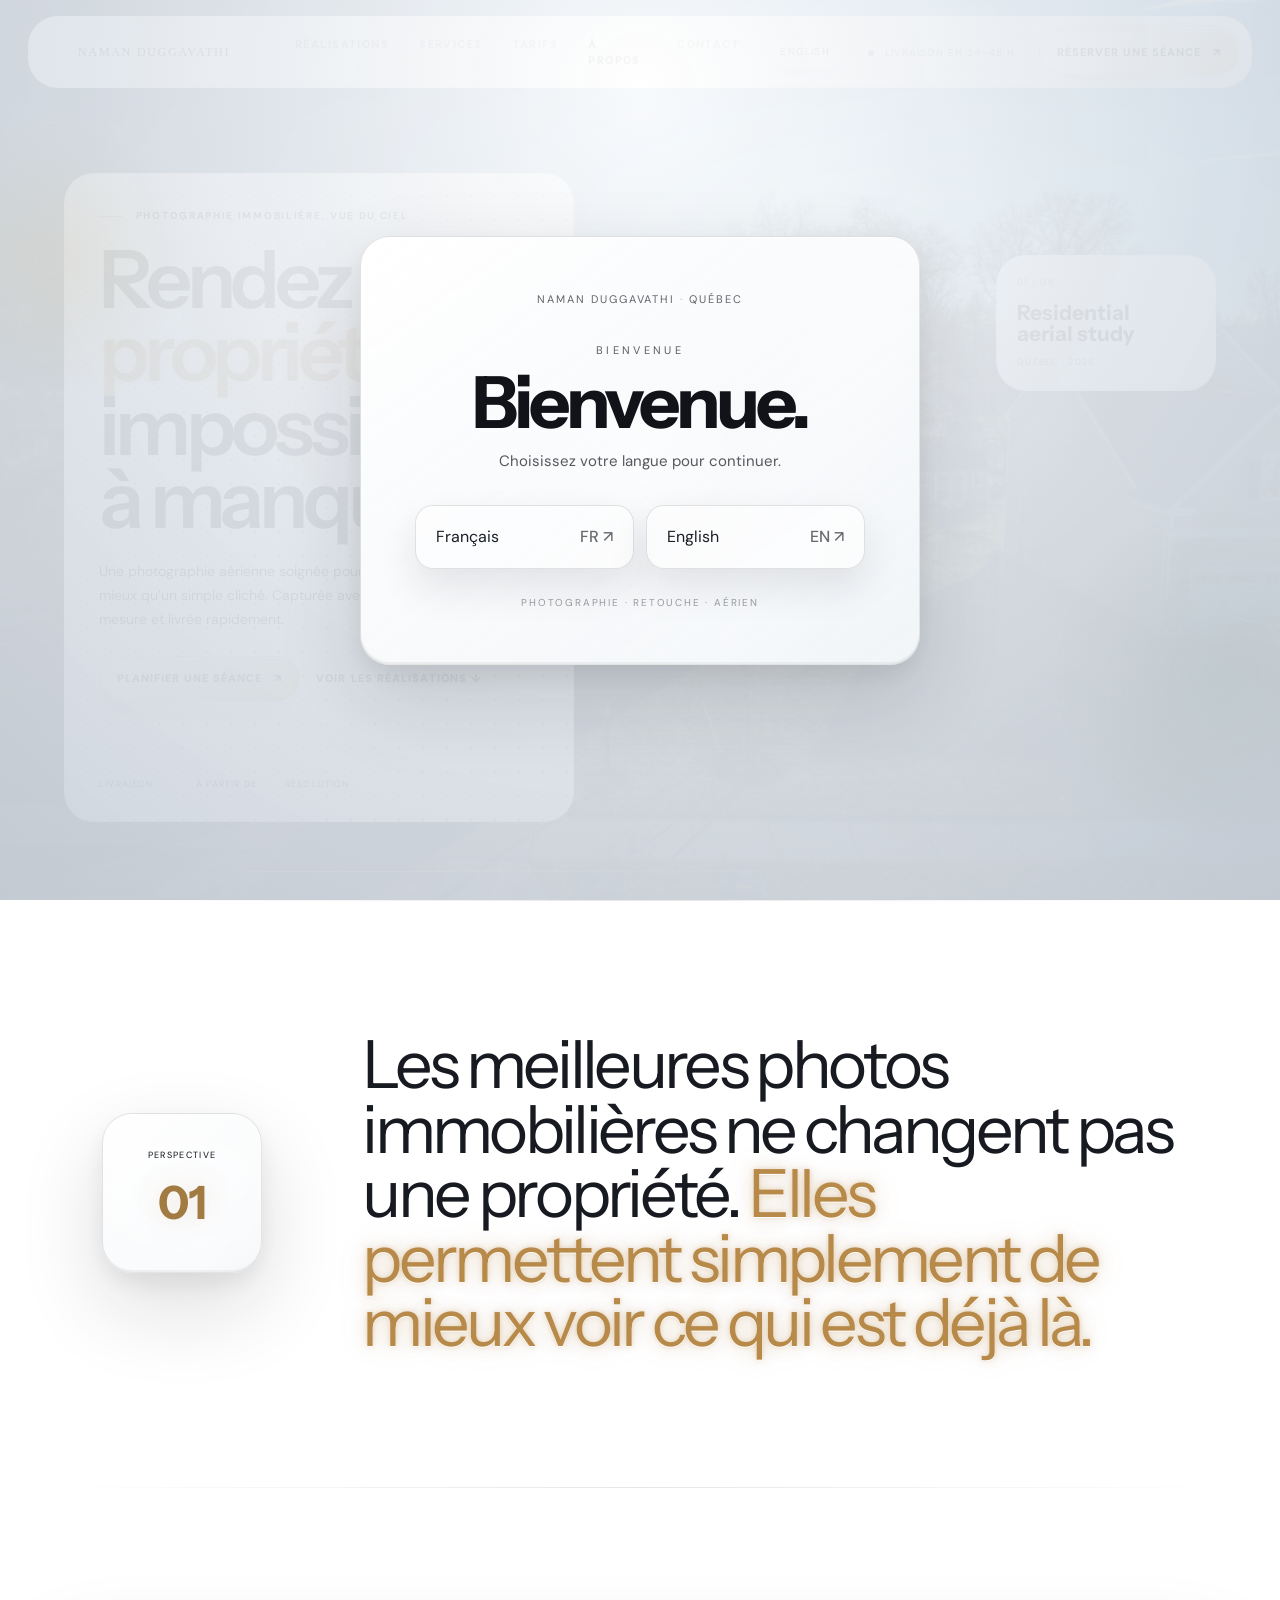
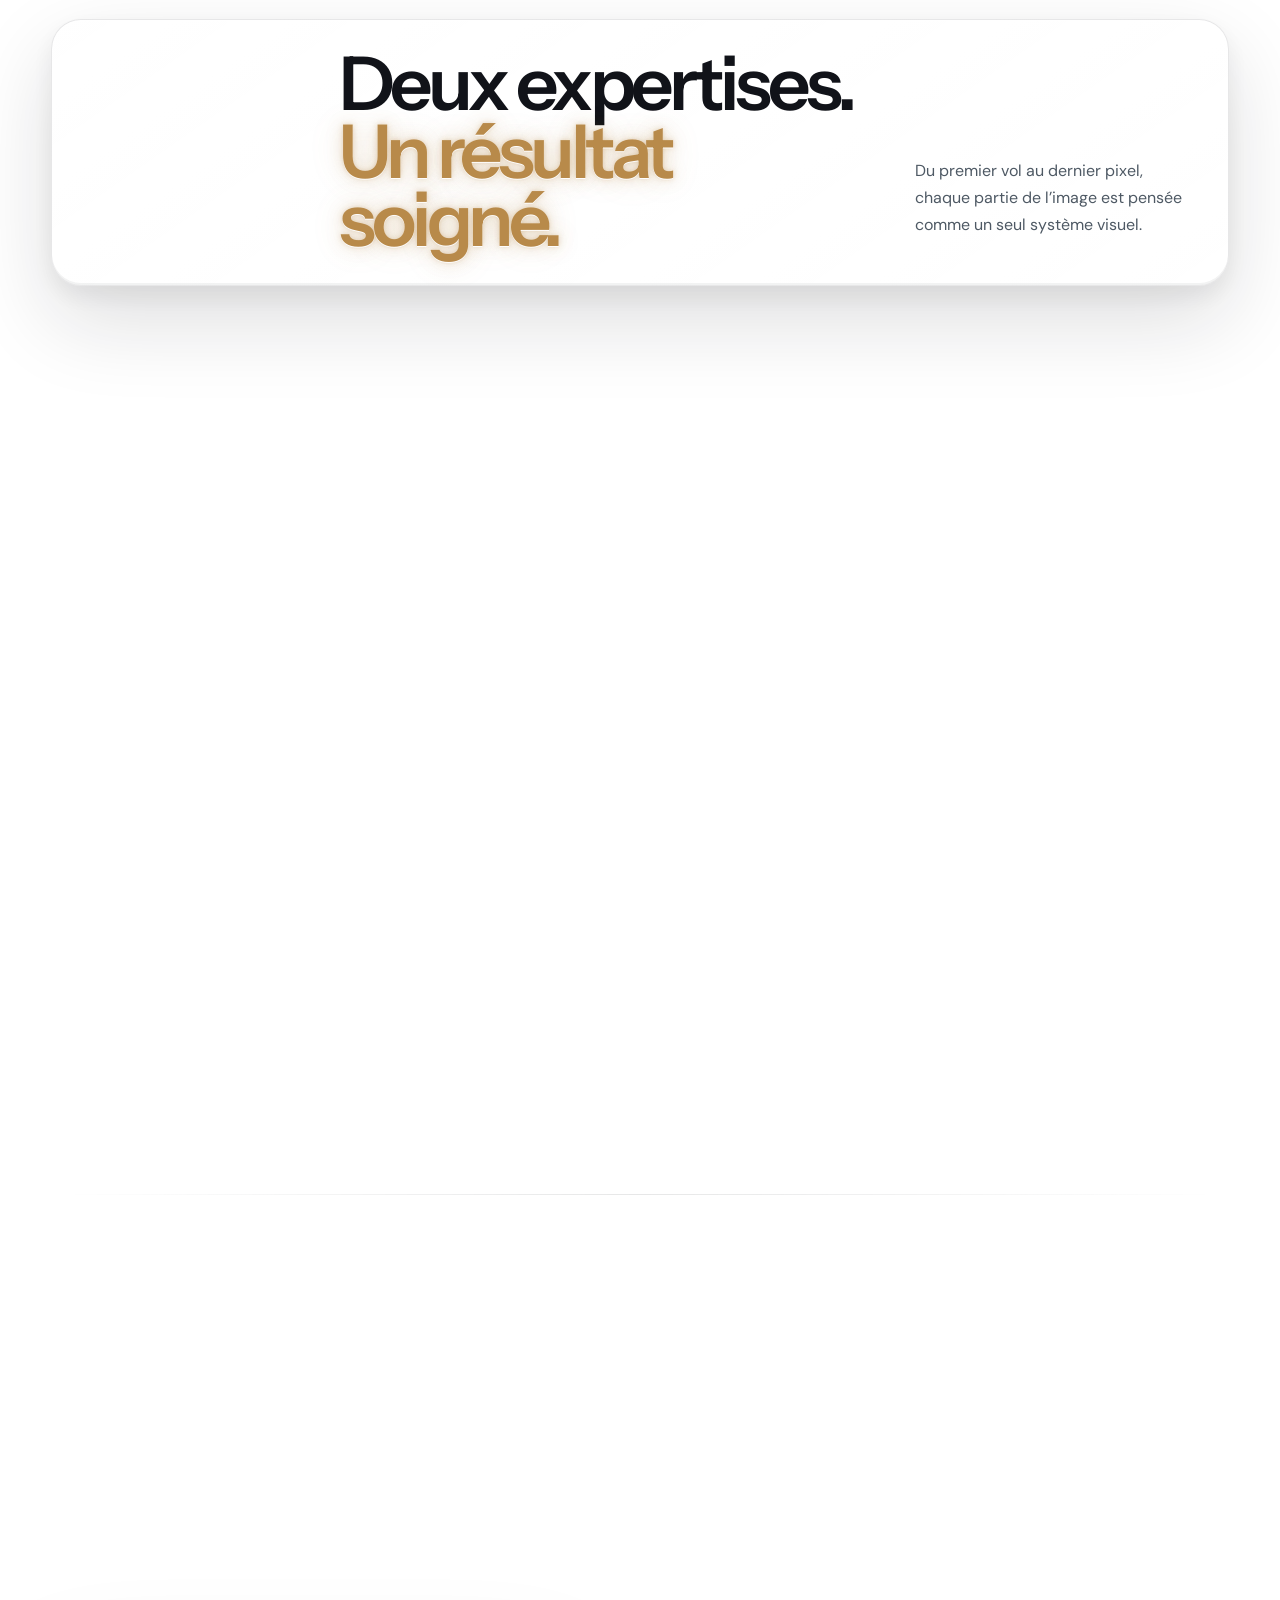
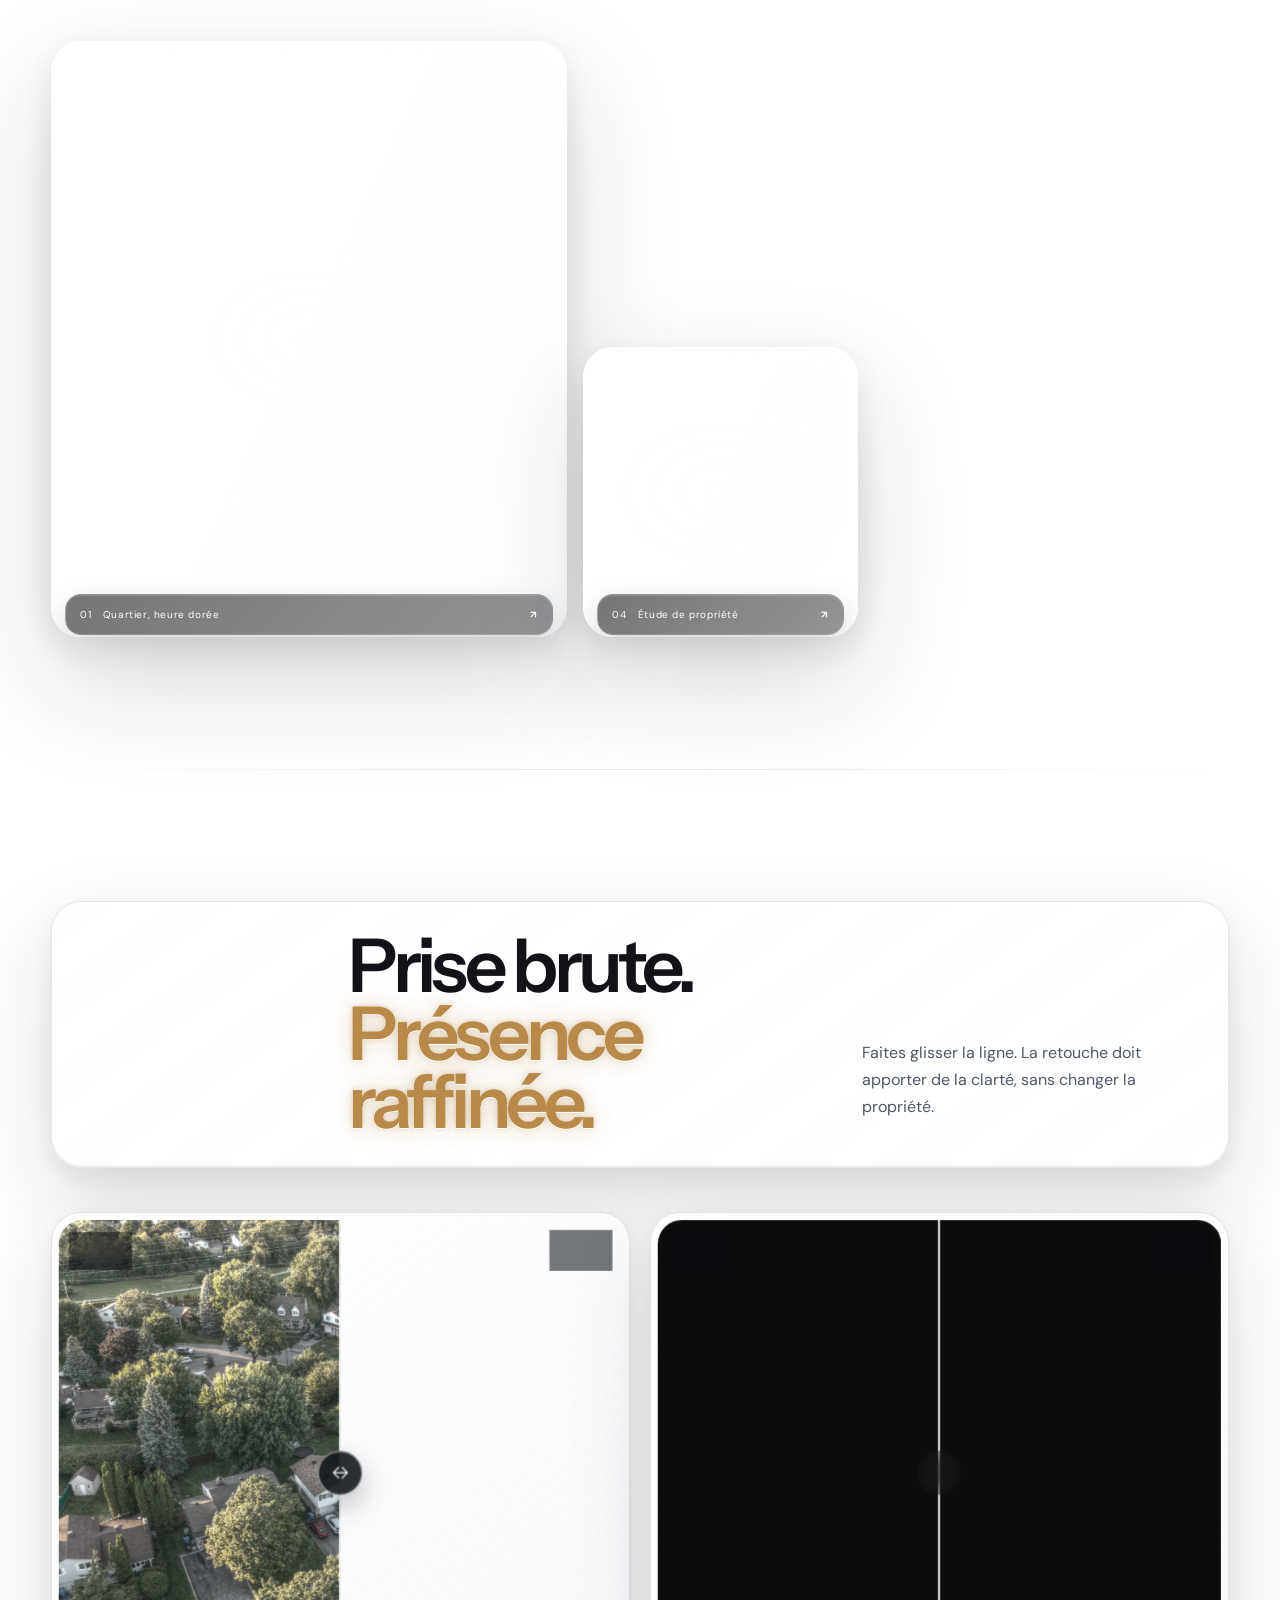
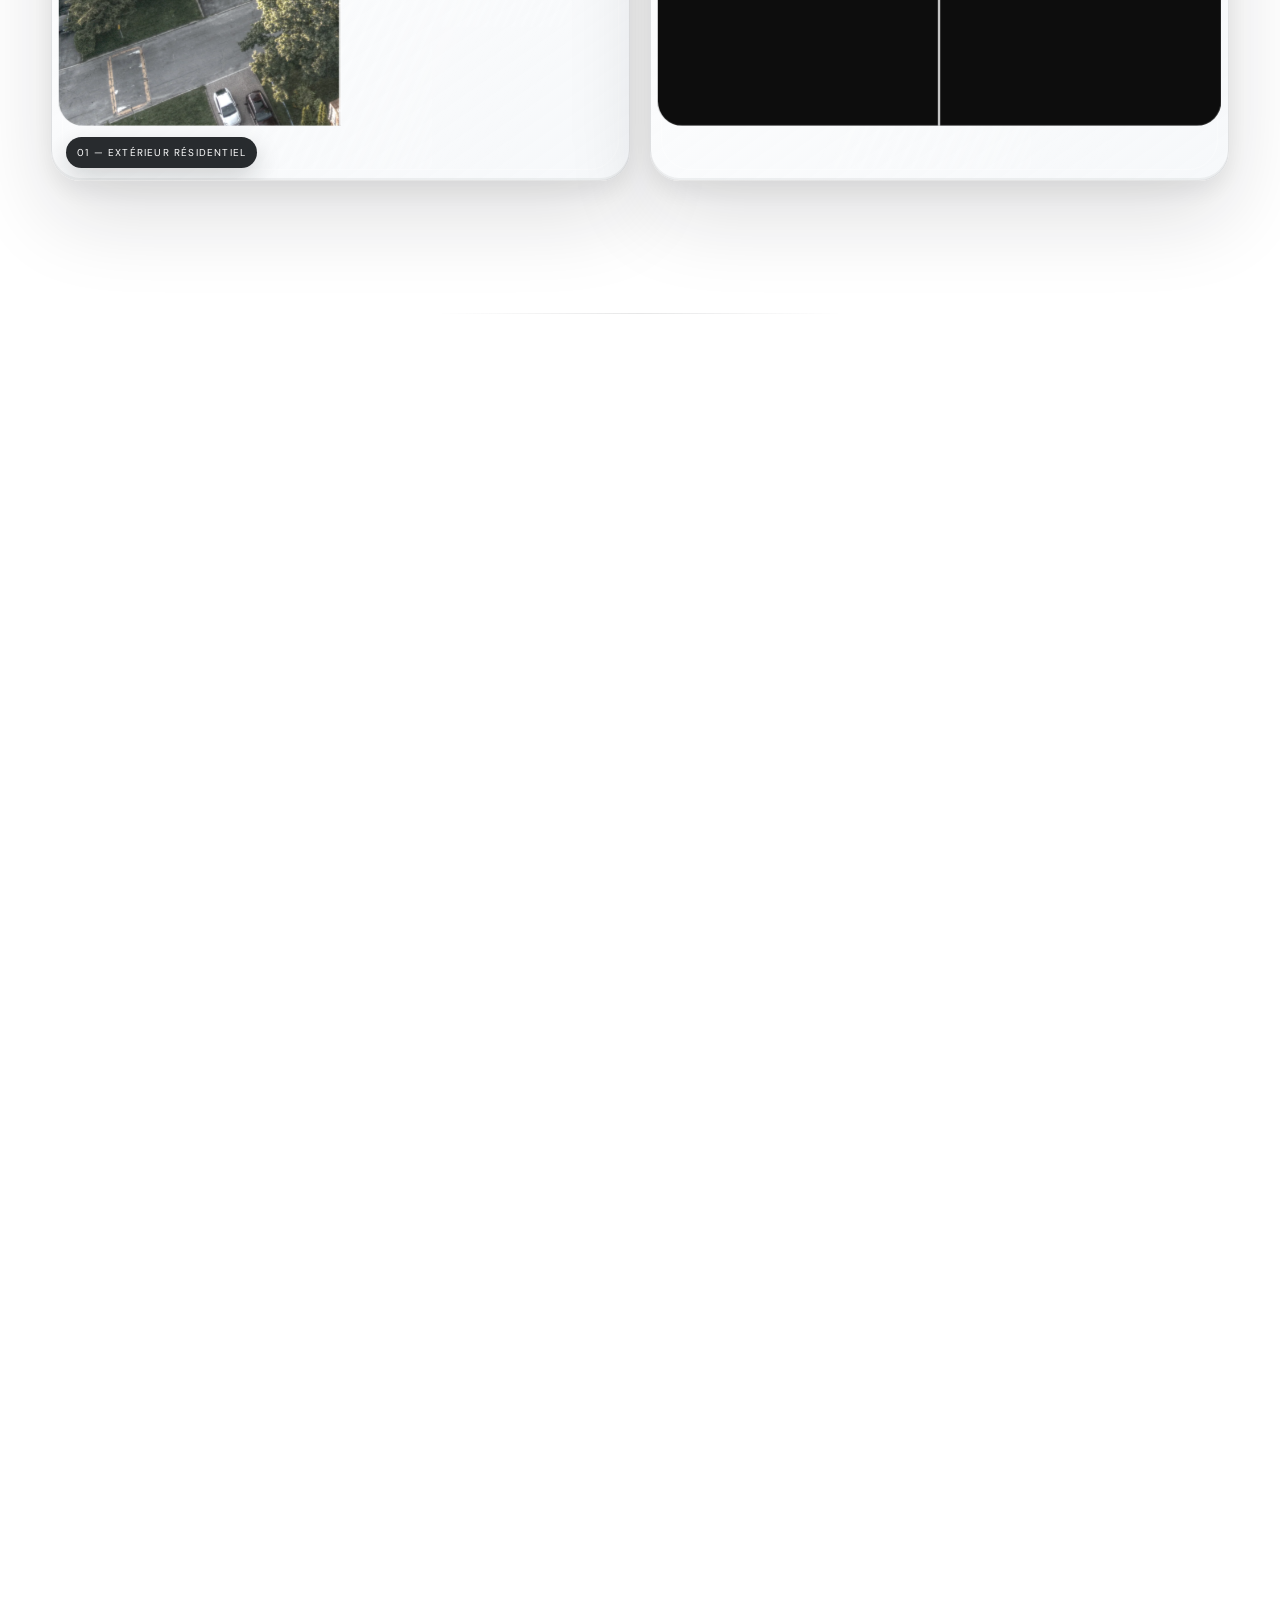
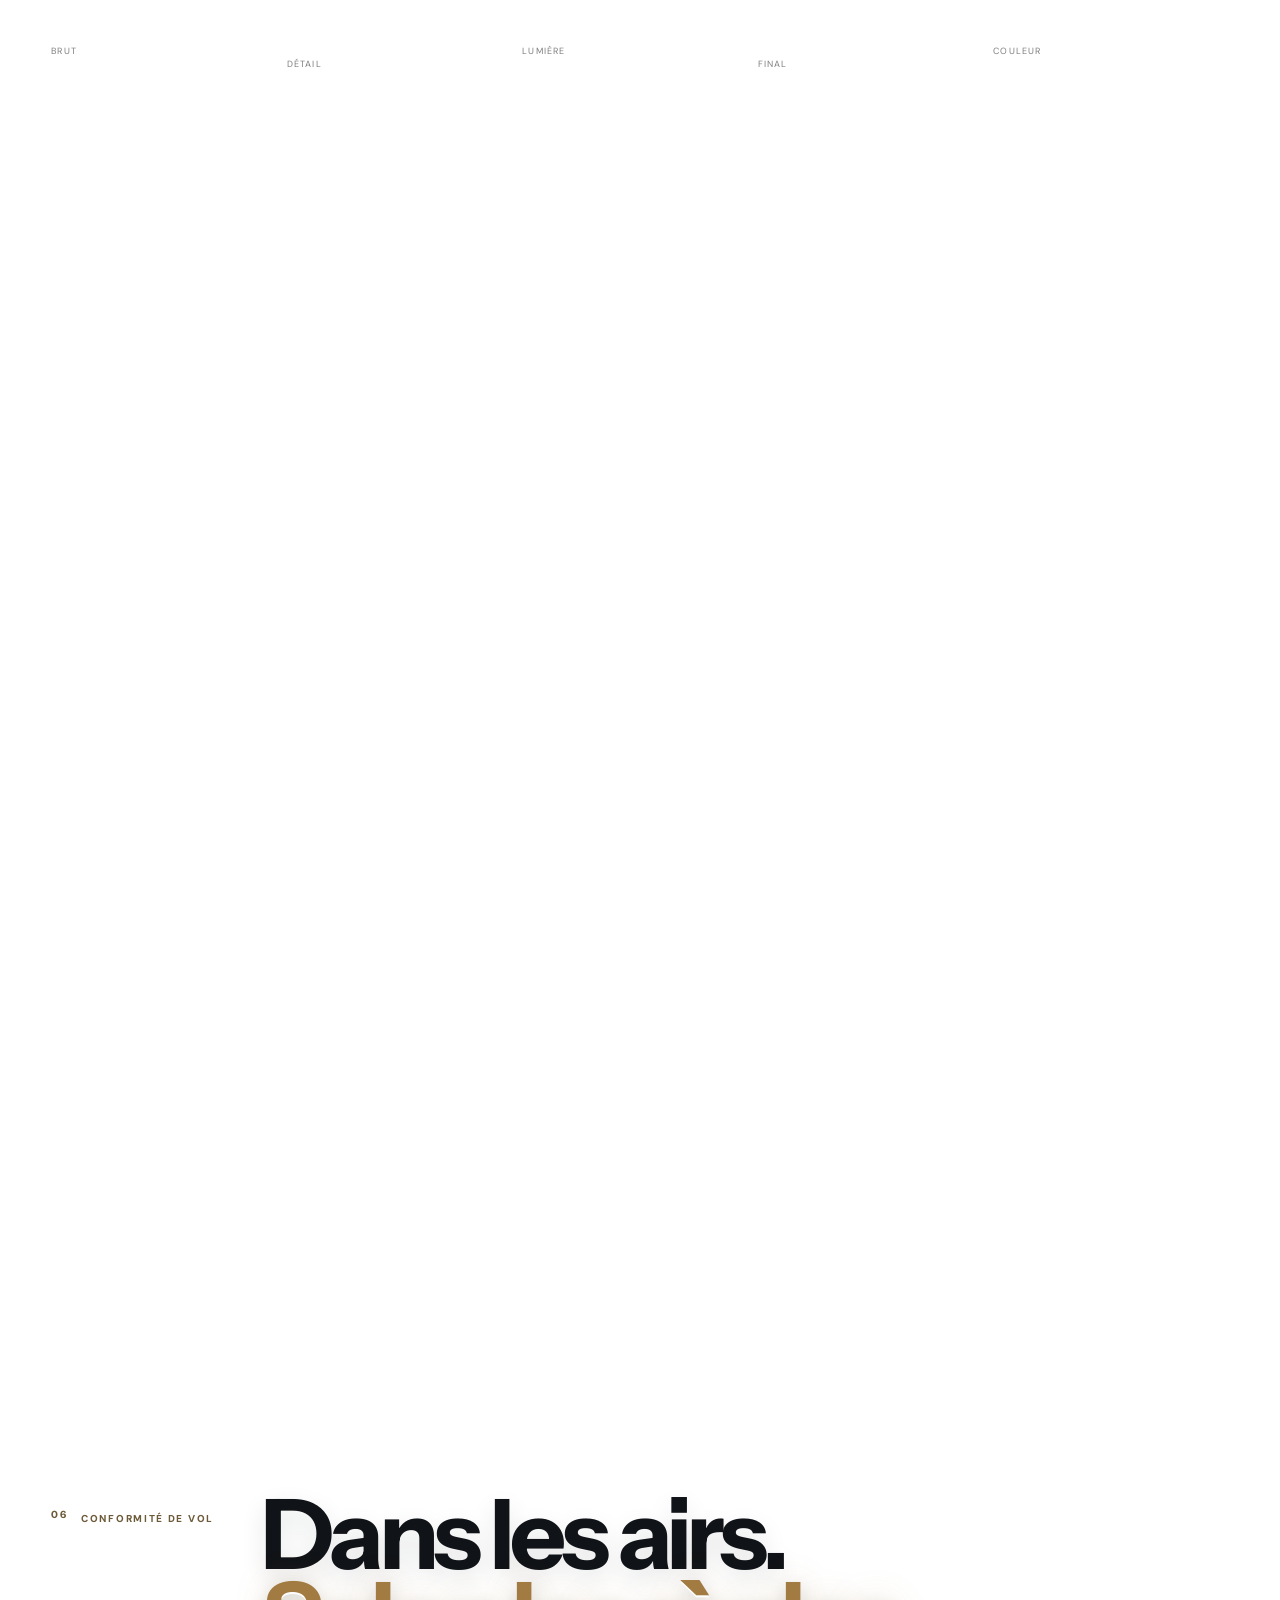
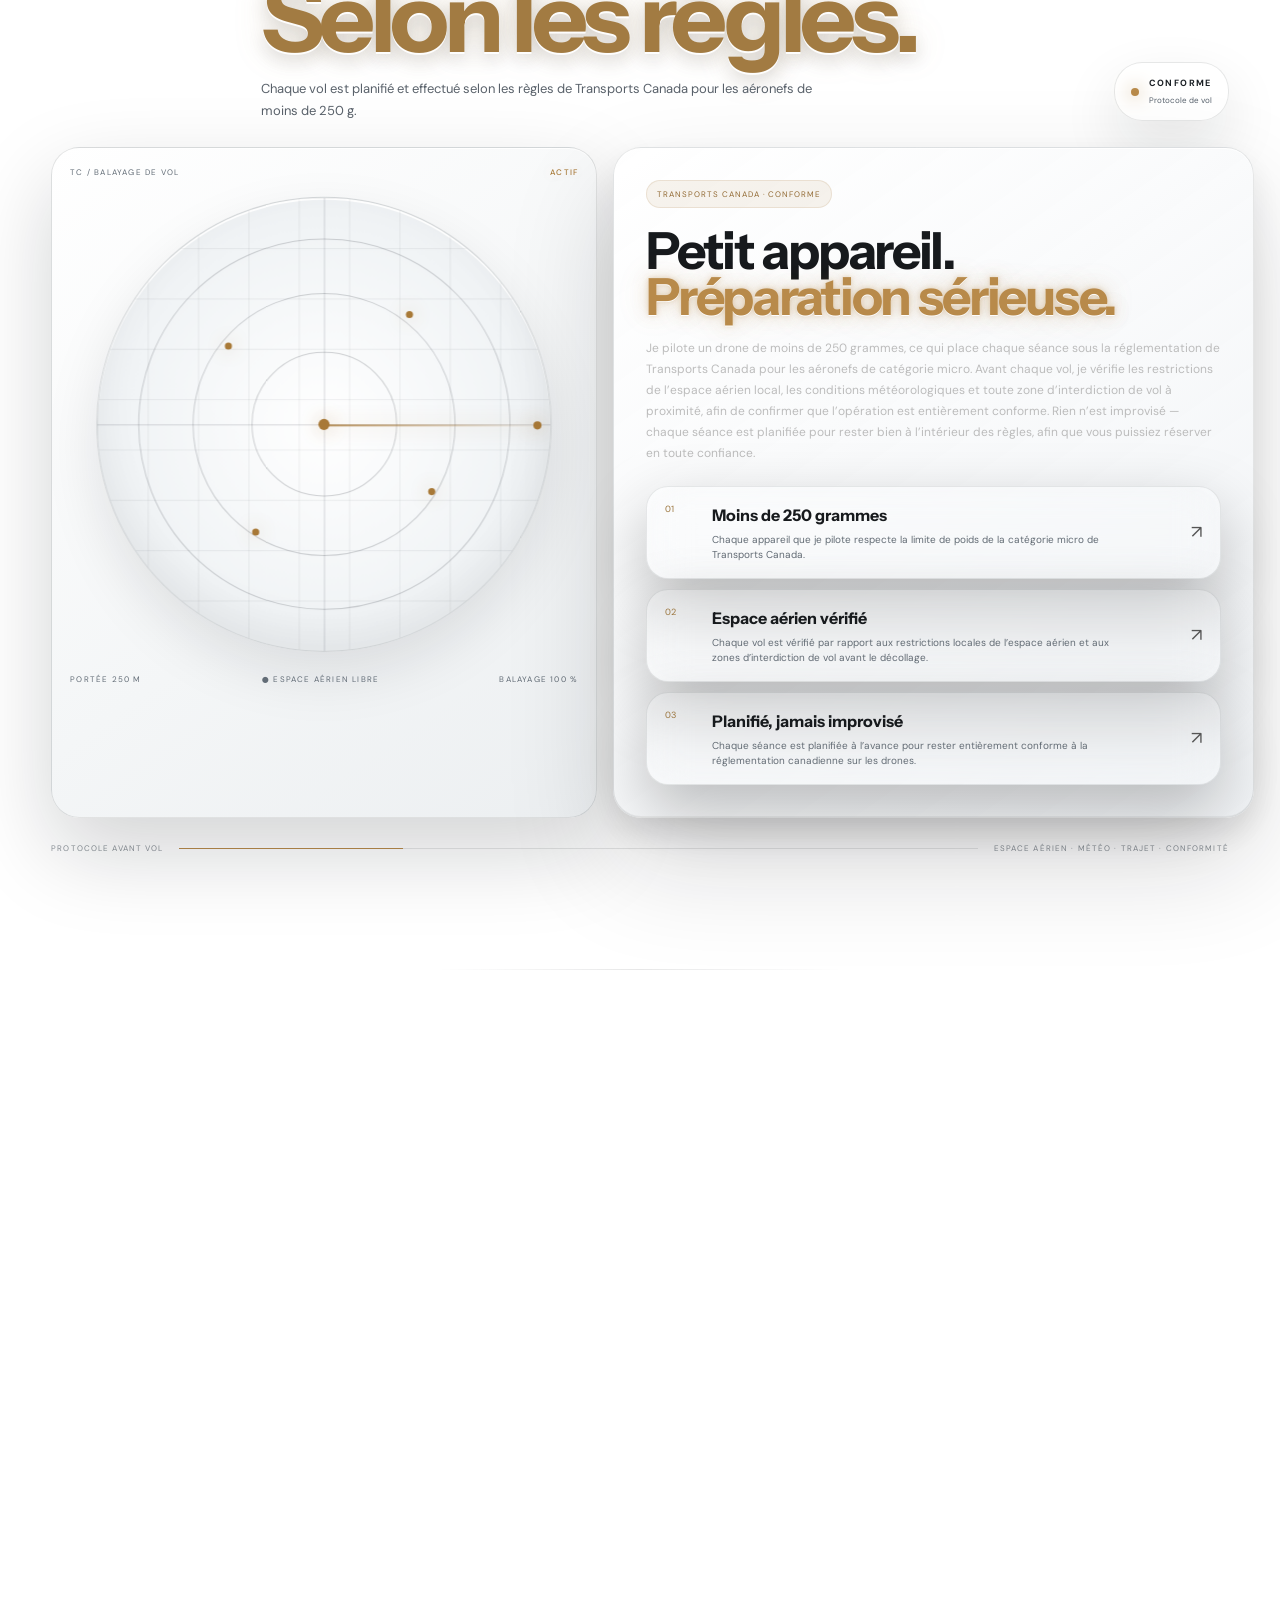
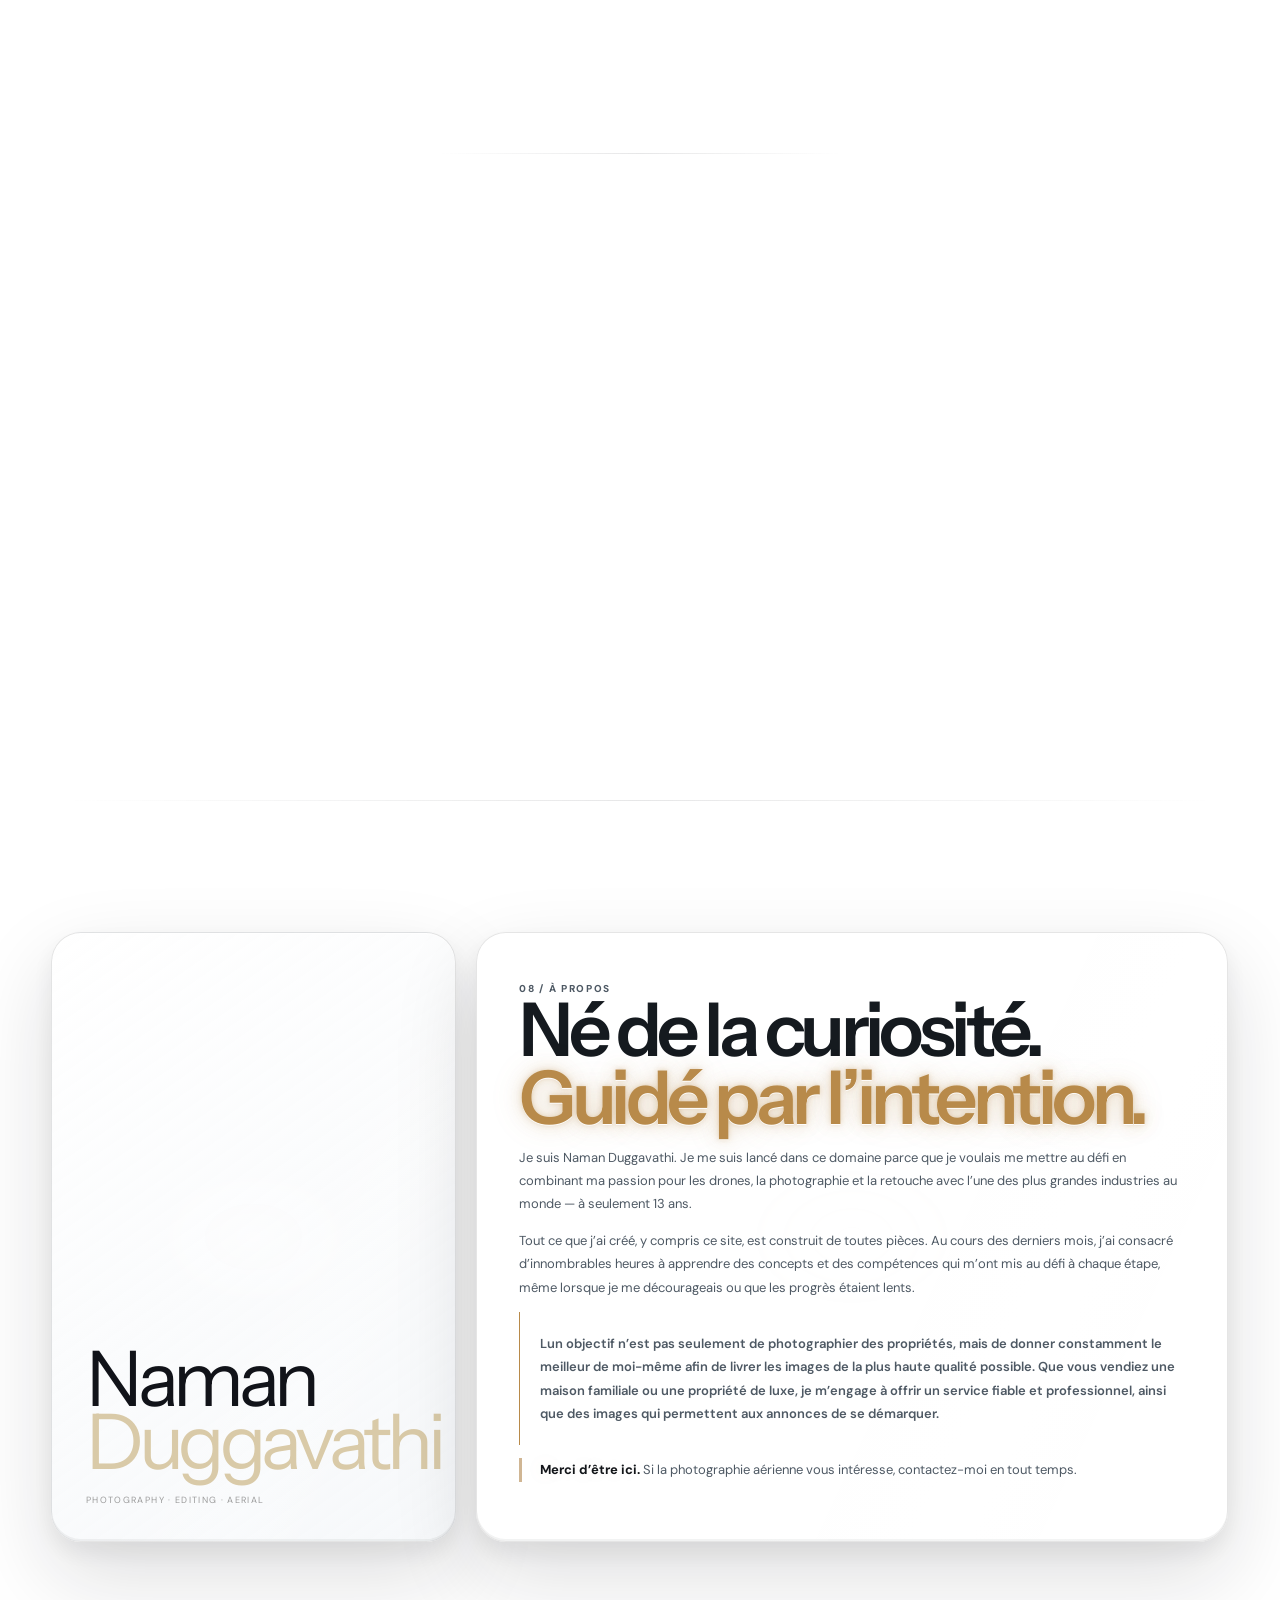
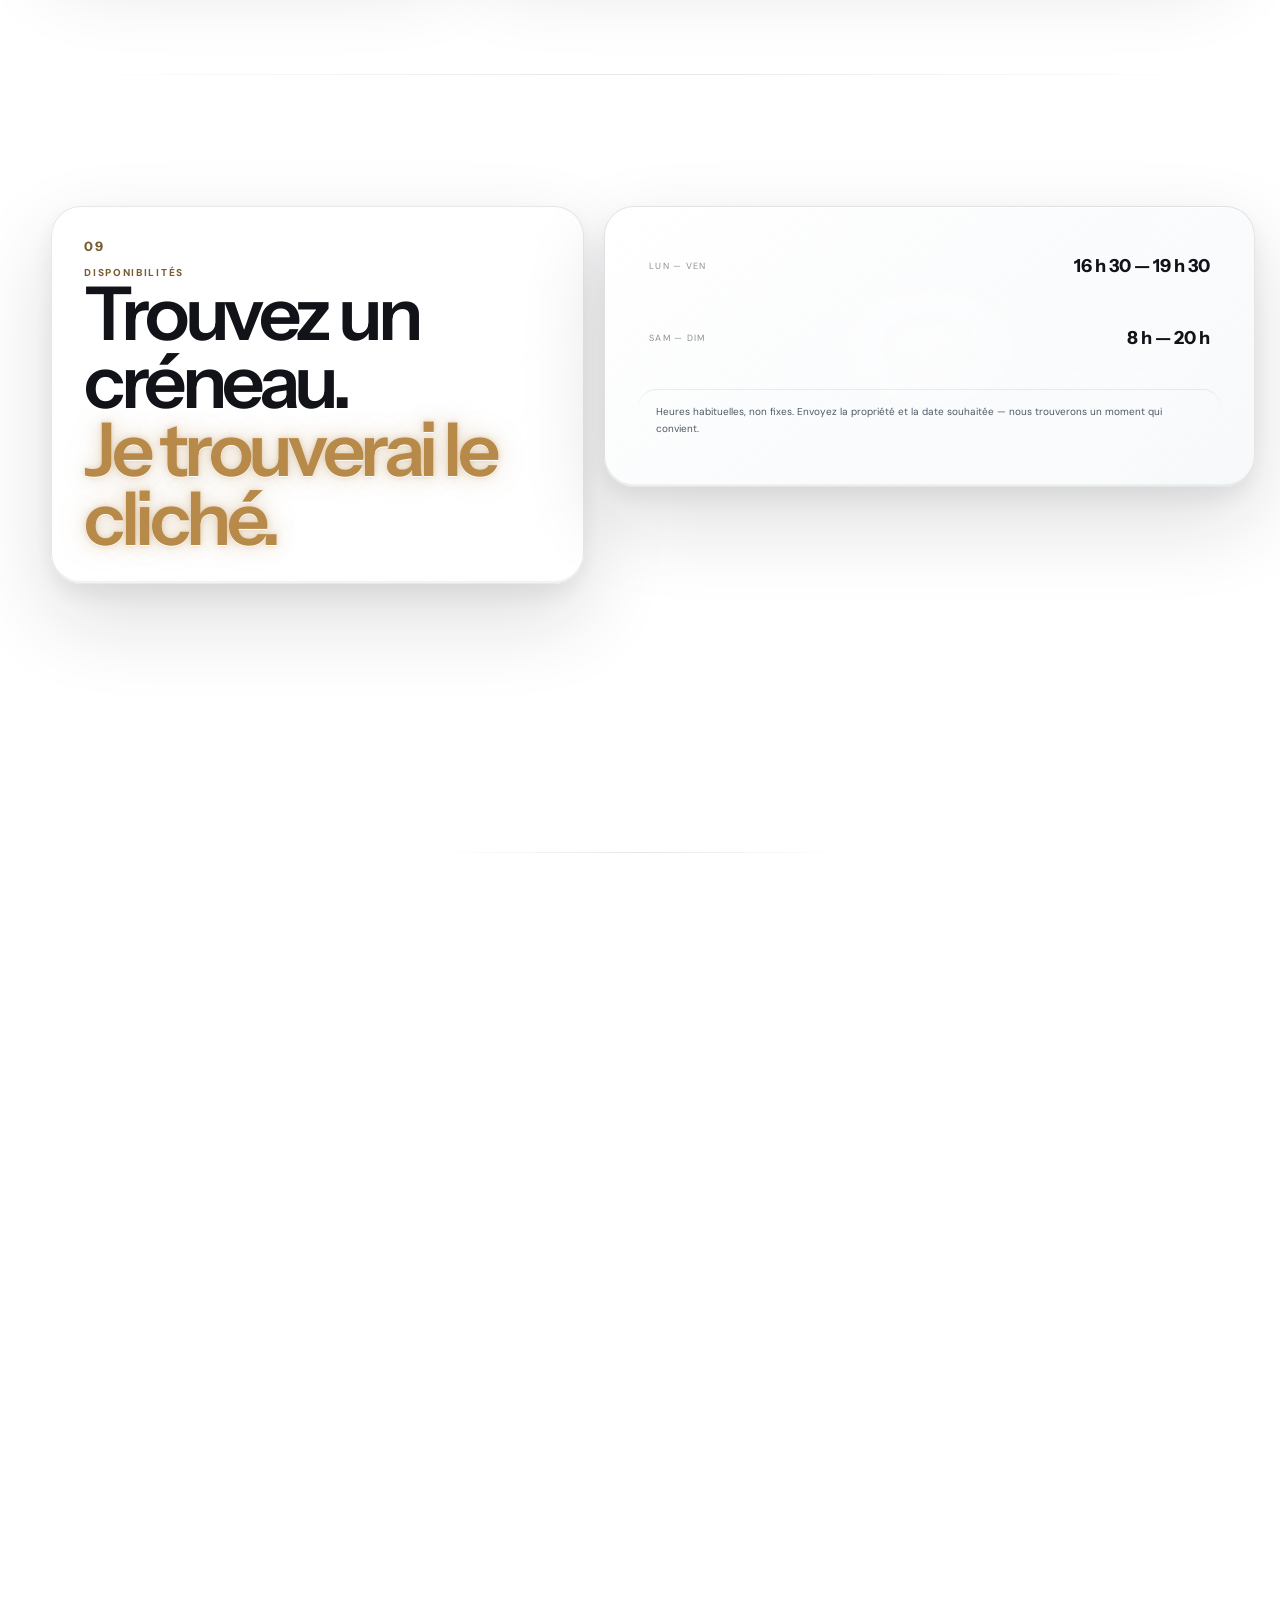
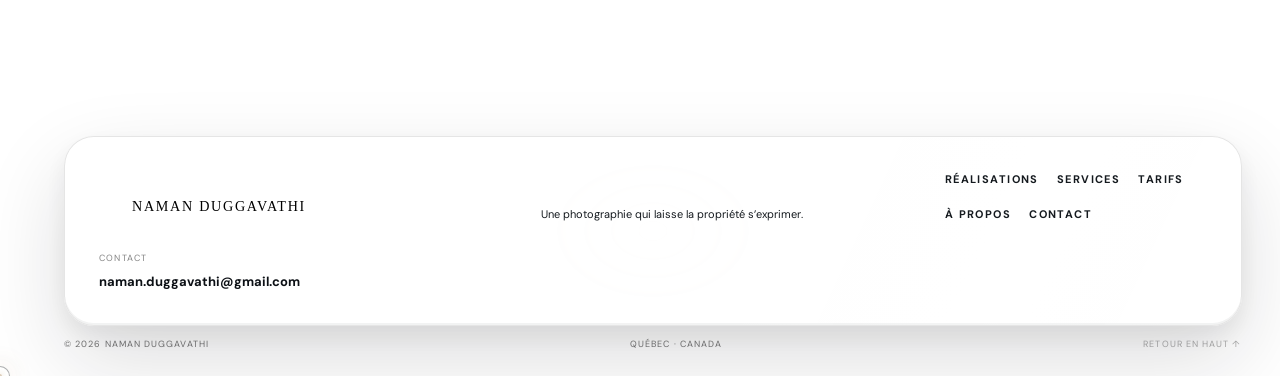
<file: index-fr.html>
<!DOCTYPE html>
<html lang="fr">
<head>
    <meta name="google-site-verification" content="kf4AmNskZUx4i4s81J7RqX1NNmhBmsotmM5QWVJI9Bc" />
    <link rel="preload" as="image" href="images/portfolio-house.webp" fetchpriority="high">
<meta charset="UTF-8">
<meta name="viewport" content="width=device-width, initial-scale=1.0">
<title>Naman Duggavathi — Photographie aérienne immobilière</title>
<meta name="description" content="Photographie aérienne immobilière professionnelle et abordable pour courtiers immobiliers. Photos retouchées, livrées en 24–48 heures.">
<meta name="keywords" content="real estate photography, real estate photographer, aerial real estate photography, property photography, real estate photography Québec, realtor photography, listing photography">
<link rel="canonical" href="https://namanduggavathi.com/index-fr.html">
<meta property="og:type" content="website"><meta property="og:site_name" content="Naman Duggavathi"><meta property="og:title" content="Naman Duggavathi — Faites ressortir votre propriété"><meta property="og:description" content="Photographie aérienne immobilière abordable pour courtiers. Prise de vue, retouche et livraison en 24–48 heures."><meta property="og:image" content="/images/og-cover.webp"><meta property="og:locale" content="fr_CA"><meta name="twitter:card" content="summary_large_image">
<meta name="theme-color" content="#ffffff">
<link rel="icon" type="image/svg+xml" href="images/favicon.svg">
<link rel="icon" type="image/png" href="images/favicon.png">
<link rel="preconnect" href="https://fonts.googleapis.com"><link rel="preconnect" href="https://fonts.gstatic.com" crossorigin>

<link rel="stylesheet" href="styles.css">
<script type="application/ld+json">{"@context":"https://schema.org","@type":"ProfessionalService","name":"Naman Duggavathi","description":"Photographie aérienne immobilière abordable pour courtiers, avec retouche professionnelle et livraison en 24–48 heures.","areaServed":"Québec","priceRange":"$60–$180","url":"https://namanduggavathi.com/index-fr.html","email":"naman.duggavathi@gmail.com"}</script>

<style id="pricing-final-lock">
.pricing-list{grid-template-rows:410px!important;grid-auto-rows:410px!important;align-items:stretch!important;}
.pricing-list>.price-card,.pricing-list>.price-card.price-card-featured{width:100%!important;height:410px!important;min-height:410px!important;max-height:410px!important;margin:0!important;align-self:stretch!important;justify-self:stretch!important;box-sizing:border-box!important;position:relative!important;top:0!important;transform:none!important;translate:0 0!important;}
.pricing-list>.price-card:hover,.pricing-list>.price-card.price-card-featured:hover,.tactile-active .pricing-list>.price-card:hover,.tactile-active .pricing-list>.price-card.price-card-featured:hover{transform:none!important;translate:0 -8px!important;}
</style>
<style id="pricing-true-final-lock">
/* FINAL PRICING GEOMETRY LOCK: isolate pricing row from legacy grid/transform rules. */
#pricing .pricing-layout{display:grid!important;grid-template-columns:minmax(300px,340px) minmax(0,1fr)!important;align-items:start!important;gap:30px!important;}
#pricing .pricing-list{display:flex!important;flex-direction:row!important;align-items:stretch!important;gap:14px!important;width:100%!important;min-width:0!important;grid-template-columns:none!important;grid-template-rows:none!important;grid-auto-rows:none!important;}
#pricing .pricing-list > .price-card,
#pricing .pricing-list > .price-card.price-card-featured{
  flex:1 1 0!important;flex-basis:0!important;width:0!important;min-width:0!important;height:420px!important;min-height:420px!important;max-height:420px!important;
  margin:0!important;padding:20px!important;box-sizing:border-box!important;align-self:stretch!important;position:relative!important;top:0!important;
  transform:none!important;translate:0 0!important;animation:none!important;
}
#pricing .pricing-list > .price-card:hover,
#pricing .pricing-list > .price-card.price-card-featured:hover{
  transform:translateY(-10px)!important;translate:0 0!important;height:420px!important;min-height:420px!important;max-height:420px!important;
}
#pricing .pricing-list > .price-card.price-card-featured{transform:none!important;animation:none!important;}
@media(max-width:1150px){
  #pricing .pricing-layout{grid-template-columns:1fr!important;}
  #pricing .pricing-intro{max-width:680px!important;}
  #pricing .pricing-list{display:flex!important;flex-direction:row!important;}
}
@media(max-width:820px){
  #pricing .pricing-list{display:flex!important;flex-direction:column!important;}
  #pricing .pricing-list > .price-card,
  #pricing .pricing-list > .price-card.price-card-featured{width:100%!important;flex:0 0 auto!important;height:420px!important;min-height:420px!important;max-height:420px!important;}
}
</style>

<style id="pricing-v18-final-lock">
#pricing .pricing-list > .price-card,#pricing .pricing-list > .price-card.price-card-featured{height:520px!important;min-height:520px!important;max-height:520px!important;overflow:visible!important;}
#pricing .pricing-list > .price-card.price-card-expanded,#pricing .pricing-list > .price-card.price-card-expanded:hover{height:660px!important;min-height:660px!important;max-height:660px!important;overflow:visible!important;}
#pricing .price-details.is-open{max-height:260px!important;opacity:1!important;visibility:visible!important;overflow:visible!important;}
#pricing .price-card .price-cta,#pricing .price-card .price-cta:hover{height:72px!important;min-height:72px!important;max-height:72px!important;flex-basis:72px!important;}
</style>
</head>
<body>
<div class="language-gate" id="language-gate" aria-label="Sélection de la langue">
  <div class="language-gate-orb orb-one"></div><div class="language-gate-orb orb-two"></div>
  <div class="language-gate-card glass-panel">
    <div class="language-gate-mark">NAMAN DUGGAVATHI <span>·</span> QUÉBEC</div>
    <p class="language-gate-kicker">BIENVENUE</p>
    <h2>Bienvenue.</h2>
    <p class="language-gate-copy">Choisissez votre langue pour continuer.</p>
    <div class="language-options">
      <button class="language-option" type="button" id="enter-french"><span>Français</span><b>FR ↗</b></button>
      <button class="language-option" type="button" id="enter-english"><span>English</span><b>EN ↗</b></button>
    </div>
    <small class="language-gate-note">PHOTOGRAPHIE · RETOUCHE · AÉRIEN</small>
  </div>
</div>
<div class="ambient ambient-a"></div><div class="ambient ambient-b"></div><div class="ambient ambient-c"></div>
<div class="noise"></div>
<canvas id="tactile-dot-field" aria-hidden="true"></canvas>

<header class="site-header" id="top">
  <div class="header-shell glass-panel">
    <a href="#top" class="brand" aria-label="Naman Duggavathi — Home"><img src="images/logo.svg" alt="Naman Duggavathi" loading="lazy" decoding="async"></a>
    <nav class="site-nav" id="site-nav" aria-label="Navigation principale">
      <a href="#portfolio">Réalisations</a><a href="#services">Services</a><a href="#pricing">Tarifs</a><a href="#about">À propos</a><a href="#contact">Contact</a>
    </nav>
    <div class="header-right"><button class="language-switch" type="button" data-open-language-gate>English</button><span class="availability-pill"><i></i> Livraison en 24–48 h</span><a href="#contact" class="header-book">Réserver une séance <span>↗</span></a><button class="hamburger" id="hamburger" aria-label="Ouvrir le menu" aria-expanded="false" aria-controls="mobile-nav"><i></i><i></i></button></div>
  </div>
  <div class="mobile-nav glass-panel" id="mobile-nav"><nav aria-label="Navigation mobile principale"><a href="#portfolio">Réalisations</a><a href="#services">Services</a><a href="#pricing">Tarifs</a><a href="#referral">Parrainage</a><a href="#about">À propos</a><a href="#availability">Disponibilités</a><a href="#contact">Contact</a></nav><a href="#contact" class="mobile-cta">Réserver une séance ↗</a></div>
</header>

<main>
<section class="hero" id="hero">
  <div class="hero-backdrop"><img src="images/portfolio-house.webp" alt="Vue aérienne d’une maison à deux étages" class="hero-image" fetchpriority="high" decoding="async"><div class="hero-shade"></div></div>
  <div class="hero-grid">
    <div class="hero-copy glass-panel reveal">
      <div class="hero-kicker"><span></span> Photographie immobilière, vue du ciel</div>
      <h1>Rendez la<br><em>propriété</em><br><span>impossible</span><br>à manquer.</h1>
      <p>Une photographie aérienne soignée pour les propriétés qui méritent mieux qu’un simple cliché. Capturée avec intention, retouchée avec mesure et livrée rapidement.</p>
      <div class="hero-actions"><a class="primary-btn" href="#contact">Planifier une séance <span>↗</span></a><a class="text-btn" href="#portfolio">Voir les réalisations <span>↓</span></a></div>
      <div class="hero-stats"><div><strong>24–48h</strong><span>livraison</span></div><div><strong>$60</strong><span>à partir de</span></div><div><strong>4K</strong><span>résolution</span></div></div>
    </div>
    <div class="hero-float glass-panel reveal"><span>01 / 09</span><strong>Residential<br>aerial study</strong><small>Québec · 2026</small></div>
  </div>
  <div class="hero-meta"><span>Faites défiler pour explorer</span><div class="scroll-line"></div><span>Photographie · Retouche · Aérien</span></div>
</section>

<section class="statement section-space">
  <div class="statement-orb glass-panel"><span>Perspective</span><b>01</b></div>
  <p class="statement-copy reveal">Les meilleures photos immobilières ne changent pas une propriété. <em>Elles permettent simplement de mieux voir ce qui est déjà là.</em></p>
</section>

<section id="services" class="services section-space">
  <div class="section-top glass-heading reveal"><div><span class="section-index">01</span><p class="eyebrow">Ce que je fais</p></div><h2>Deux expertises.<br><em>Un résultat soigné.</em></h2><p>Du premier vol au dernier pixel, chaque partie de l’image est pensée comme un seul système visuel.</p></div>
  <div class="service-cards">
    <article class="service-card glass-panel reveal"><div class="service-number">01</div><div class="service-art"><img src="images/portfolio-neighborhood.webp" alt="Aerial neighborhood view" loading="lazy" decoding="async"></div><div class="service-body"><div><h3>Photographie aérienne</h3><p>Propriété, terrain, accès et environnement — photographiés sous les angles qui rendent l’annonce plus facile à comprendre.</p></div><span>À partir de 60 $ <b>↗</b></span></div></article>
    <article class="service-card service-card-offset glass-panel reveal"><div class="service-number">02</div><div class="service-art"><img src="images/edit-stage-5.webp" alt="Finished edited real estate photograph" loading="lazy" decoding="async"></div><div class="service-body"><div><h3>Retouche professionnelle</h3><p>Lumière équilibrée, couleurs naturelles, détails nets et finition maîtrisée. L’objectif : soigné, jamais artificiel.</p></div><span>Inclus <b>↗</b></span></div></article>
  </div>
</section>

<section id="portfolio" class="portfolio section-space">
  <div class="portfolio-intro glass-heading reveal"><div><span class="section-index">02</span><p class="eyebrow">Réalisations sélectionnées</p></div><h2>Le contexte change<br><em>toute l’histoire.</em></h2><p>Chaque propriété mérite une perspective différente. Voici un aperçu du contexte qu’une image aérienne peut apporter.</p></div>
  <div class="portfolio-grid" id="portfolio-grid">
    <figure class="p-item p-large reveal" data-cat="aerial"><img src="images/portfolio-neighborhood.webp" alt="Aerial view of a residential neighborhood at golden hour" class="ph-svg" loading="lazy" decoding="async"><figcaption><span>01</span> Quartier, heure dorée <b>↗</b></figcaption></figure>
    <figure class="p-item reveal" data-cat="aerial"><img src="images/portfolio-lakeside.webp" alt="Aerial view of a lakeside property" class="ph-svg" loading="lazy" decoding="async"><figcaption><span>02</span> Propriété au bord de l’eau <b>↗</b></figcaption></figure>
    <figure class="p-item p-half reveal" data-cat="aerial"><img src="images/portfolio-house.webp" alt="Vue aérienne d’une maison à deux étages" class="ph-svg" loading="lazy" decoding="async"><figcaption><span>03</span> Maison à deux étages <b>↗</b></figcaption></figure>
    <figure class="p-item p-half reveal" data-cat="aerial"><img src="images/portfolio-study.webp" alt="Aerial property image" class="ph-svg" loading="lazy" decoding="async"><figcaption><span>04</span> Étude de propriété <b>↗</b></figcaption></figure>
  </div>
</section>

<section class="before-after section-space">
  <div class="ba-header glass-heading reveal"><div><span class="section-index">03</span><p class="eyebrow">La différence</p></div><h2>Prise brute.<br><em>Présence raffinée.</em></h2><p>Faites glisser la ligne. La retouche doit apporter de la clarté, sans changer la propriété.</p></div>
  <div class="ba-pair-grid">
    <div class="ba-pair glass-panel reveal"><div class="ba-slider" data-ba-slider><div class="ba-after"><img src="images/AFTER.webp" alt="Edited aerial image of a home" class="ph-svg" draggable="false" loading="lazy" decoding="async"><span class="ba-label ba-label-after">APRÈS</span></div><div class="ba-before" data-ba-before-layer><img src="images/BEFORE.webp" alt="Unedited aerial image of a home" class="ph-svg" draggable="false" loading="lazy" decoding="async"><span class="ba-label ba-label-before">AVANT</span></div><div class="ba-handle" data-ba-handle role="slider" aria-label="Faites glisser pour comparer avant et après" aria-valuemin="0" aria-valuemax="100" aria-valuenow="50" tabindex="0"><span class="ba-handle-grip">↔</span></div></div><p>01 — Extérieur résidentiel</p></div>
    <div class="ba-pair glass-panel reveal"><div class="ba-slider" data-ba-slider><div class="ba-after"><img src="images/ba2-after.webp" alt="Edited aerial image at dusk" class="ph-svg" draggable="false" loading="lazy" decoding="async"><span class="ba-label ba-label-after">APRÈS</span></div><div class="ba-before" data-ba-before-layer><img src="images/ba2-before.webp" alt="Unedited aerial image at dusk" class="ph-svg" draggable="false" loading="lazy" decoding="async"><span class="ba-label ba-label-before">AVANT</span></div><div class="ba-handle" data-ba-handle role="slider" aria-label="Faites glisser pour comparer avant et après" aria-valuemin="0" aria-valuemax="100" aria-valuenow="50" tabindex="0"><span class="ba-handle-grip">↔</span></div></div><p>02 — Station REM en hiver</p></div>
  </div>
</section>

<section class="edit-process section-space">
  <div class="edit-heading glass-heading reveal"><div><span class="section-index">04</span><p class="eyebrow">Dans les coulisses</p></div><h2>Cinq décisions.<br><em>Une image finale.</em></h2><p class="edit-intro">Chaque image reçoit une retouche réfléchie — lumière équilibrée, couleurs naturelles, détails nets et finition qui respecte la propriété. Voici un exemple :</p></div>
  <div class="edit-showcase reveal"><div class="edit-showcase-main glass-panel"><div class="edit-main-meta"><span class="edit-kicker">DÉCOMPOSITION DE LA RETOUCHE</span><span class="edit-step-count" id="edit-step-count">01 / 05</span></div><div class="edit-main-image" id="edit-main-image"><img src="images/edit-stage-1.webp" id="edit-stage-main" alt="Flat real estate photo before editing" loading="lazy" decoding="async"><div class="edit-image-label" id="edit-image-label">01 · Prise de vue de base</div></div><div class="edit-caption"><div><p class="edit-caption-title" id="edit-caption-title">Commencer par une base propre.</p><p class="edit-caption-text" id="edit-caption-text">Une image HDR de 3 à 5 stops est conservée à plat pour offrir plus de souplesse en postproduction.</p></div><span class="edit-arrow">↗</span></div></div><div class="edit-steps" role="tablist" aria-label="Étapes de retouche">
    <button class="edit-step is-active glass-panel" type="button" role="tab" aria-selected="true" data-edit-step="0"><span class="edit-step-number">01</span><span><strong>Prise de vue de base</strong><small>Commencer proprement</small></span><span class="edit-step-arrow">↗</span></button>
    <button class="edit-step glass-panel" type="button" role="tab" aria-selected="false" data-edit-step="1"><span class="edit-step-number">02</span><span><strong>Équilibre de la lumière</strong><small>Récupérer les détails</small></span><span class="edit-step-arrow">↗</span></button>
    <button class="edit-step glass-panel" type="button" role="tab" aria-selected="false" data-edit-step="2"><span class="edit-step-number">03</span><span><strong>Balance des blancs</strong><small>Créer l’ambiance</small></span><span class="edit-step-arrow">↗</span></button>
    <button class="edit-step glass-panel" type="button" role="tab" aria-selected="false" data-edit-step="3"><span class="edit-step-number">04</span><span><strong>Étalonnage couleur</strong><small>Ajouter de la profondeur</small></span><span class="edit-step-arrow">↗</span></button>
    <button class="edit-step glass-panel" type="button" role="tab" aria-selected="false" data-edit-step="4"><span class="edit-step-number">05</span><span><strong>Finition finale</strong><small>Prêt pour l’annonce</small></span><span class="edit-step-arrow">↗</span></button>
  </div></div>
  <div class="edit-strip"><span>BRUT</span><i></i><span>LUMIÈRE</span><i></i><span>COULEUR</span><i></i><span>DÉTAIL</span><i></i><span>FINAL</span></div>
</section>

<section id="integrity" class="integrity section-space">
  <div class="integrity-heading glass-heading reveal"><div><span class="section-index">05</span><p class="eyebrow">Comment c’est fait</p></div><div><h2>Vraie lumière.<br><em>Aucune IA.</em></h2><p class="edit-intro">Chaque image de ce site est une vraie photographie, jamais générée.</p></div><div class="integrity-badge"><span class="integrity-dot"></span><strong>100 % RÉEL</strong><small>Capture → retouche → livraison</small></div></div>
  <div class="integrity-console reveal">
    <div class="integrity-main">
      <div class="integrity-scan"><div class="scan-grid"></div><div class="scan-line"></div><div class="scan-core"><span>RÉEL</span><strong>01</strong></div><div class="scan-corner tl"></div><div class="scan-corner br"></div><div class="scan-label label-a">CAPTURE CAMÉRA</div><div class="scan-label label-b">RETOUCHE MANUELLE</div></div>
      <div class="integrity-statement"><span class="featured-tag">POLITIQUE D’INTÉGRITÉ SANS IA</span><h3>Rien de généré.<br><em>Tout est intentionnel.</em></h3><p>J’applique une politique stricte sans IA à chaque photo aérienne que je livre. Rien n’est généré — chaque séance est plutôt planifiée plusieurs jours à l’avance, en surveillant la météo et la course du soleil afin de choisir le moment idéal pour cette lumière douce de l’heure dorée. Une fois la photo capturée, elle est retouchée à la main avec soin, afin que l’image finale ressemble toujours à la propriété.</p></div>
    </div>
    <div class="integrity-cards">
      <article class="integrity-card glass-panel"><span class="integrity-card-num">01 / TERRAIN</span><h4>Météo surveillée à l’avance</h4><p>Chaque séance est planifiée quelques jours à l’avance, en surveillant les prévisions pour des conditions claires et favorables.</p><i>↗</i></article>
      <article class="integrity-card glass-panel"><span class="integrity-card-num">02 / LUMIÈRE</span><h4>Calé sur la lumière</h4><p>Les vols sont planifiés selon la position du soleil pour obtenir cette douce lumière de l’heure dorée.</p><i>↗</i></article>
      <article class="integrity-card glass-panel"><span class="integrity-card-num">03 / RETOUCHE</span><h4>Retouché à la main</h4><p>Chaque image est finalisée avec soin — sans raccourcis, jamais générée.</p><i>↗</i></article>
    </div>
  </div>
</section>

<section id="compliance" class="flight-compliance section-space">
  <div class="flight-head reveal">
    <div class="flight-eyebrow"><span class="section-index">06</span><span class="eyebrow">Conformité de vol</span></div>
    <div><h2>Dans les airs.<br><em>Selon les règles.</em></h2><p>Chaque vol est planifié et effectué selon les règles de Transports Canada pour les aéronefs de moins de 250 g.</p></div>
    <div class="flight-status"><span class="status-dot"></span><strong>CONFORME</strong><small>Protocole de vol</small></div>
  </div>
  <div class="radar-command reveal">
    <div class="radar-panel"><div class="radar-top"><span>TC / BALAYAGE DE VOL</span><strong>ACTIF</strong></div><div class="radar"><div class="radar-grid"></div><div class="radar-ring rr1"></div><div class="radar-ring rr2"></div><div class="radar-ring rr3"></div><div class="radar-cross h"></div><div class="radar-cross v"></div><div class="radar-sweep"></div><span class="radar-target t1"></span><span class="radar-target t2"></span><span class="radar-target t3"></span><span class="radar-target t4"></span><span class="radar-center"></span></div><div class="radar-bottom"><span>PORTÉE 250 M</span><span>● ESPACE AÉRIEN LIBRE</span><span>BALAYAGE 100 %</span></div></div>
    <div class="flight-copy-panel"><span class="featured-tag">Transports Canada · Conforme</span><h3>Petit appareil.<br><em>Préparation sérieuse.</em></h3><p>Je pilote un drone de moins de 250 grammes, ce qui place chaque séance sous la réglementation de Transports Canada pour les aéronefs de catégorie micro. Avant chaque vol, je vérifie les restrictions de l’espace aérien local, les conditions météorologiques et toute zone d’interdiction de vol à proximité, afin de confirmer que l’opération est entièrement conforme. Rien n’est improvisé — chaque séance est planifiée pour rester bien à l’intérieur des règles, afin que vous puissiez réserver en toute confiance.</p><div class="flight-checks"><article class="flight-check"><span>01</span><div><strong>Moins de 250 grammes</strong><p>Chaque appareil que je pilote respecte la limite de poids de la catégorie micro de Transports Canada.</p></div><b>↗</b></article><article class="flight-check"><span>02</span><div><strong>Espace aérien vérifié</strong><p>Chaque vol est vérifié par rapport aux restrictions locales de l’espace aérien et aux zones d’interdiction de vol avant le décollage.</p></div><b>↗</b></article><article class="flight-check"><span>03</span><div><strong>Planifié, jamais improvisé</strong><p>Chaque séance est planifiée à l’avance pour rester entièrement conforme à la réglementation canadienne sur les drones.</p></div><b>↗</b></article></div></div>
  </div><div class="flight-footer reveal"><span>PROTOCOLE AVANT VOL</span><div class="flight-line"><i></i></div><span>ESPACE AÉRIEN · MÉTÉO · TRAJET · CONFORMITÉ</span></div>
</section>

<section id="pricing" class="pricing section-space">
  <div class="pricing-layout"><div class="pricing-intro glass-heading reveal"><span class="section-index">07</span><p class="eyebrow">Forfaits</p><h2>Choisissez le<br><em>bon niveau.</em></h2><p>Je propose actuellement une séance d’introduction, avec des tarifs réduits. Aucun stress, aucune pression.</p></div><div class="pricing-list">
    <article class="price-card glass-panel reveal"><div class="price-top"><span>01</span><h3>Aérien</h3><strong>$60</strong></div><p>Cinq images aériennes, retouchées et étalonnées, livrées sous 24–48 heures.</p><ul class="price-list"><li>5 images aériennes</li><li>Retouchées et étalonnées</li><li>Livraison en 24–48 heures</li></ul><a href="#contact" class="price-cta" data-package="Aérien — $60">Réserver ce forfait <span>↗</span></a></article>
    <article class="price-card price-card-featured glass-panel reveal"><div class="featured-tag">Le plus populaire</div><div class="price-top"><span>02</span><h3>Aérien Plus</h3><strong>$120</strong></div><p>Plus d’angles, plus d’altitude et une couverture élargie pour les propriétés qui ont besoin de plus de contexte.</p><ul class="price-list"><li>10+ images aériennes</li><li>Couverture élargie</li><li>Plus d’angles et d’altitudes</li><li>Retouchées et étalonnées</li><li>Livraison en 24–48 heures</li></ul><a href="#contact" class="price-cta price-cta-light" data-package="Aérien Plus — $120">Réserver ce forfait <span>↗</span></a></article>
    <article class="price-card glass-panel reveal"><div class="price-top"><span>03</span><h3>Aérien Premium</h3><strong>$180</strong></div><p>Couverture aérienne complète de la propriété et de ses environs, avec postproduction incluse.</p><ul class="price-list"><li>20+ images aériennes</li><li>Couverture aérienne complète</li><li>Propriété et environs</li><li>Retouchées et étalonnées</li><li>Livraison en 24–48 heures</li></ul><div class="price-details" id="price-details-premium"><p>Toutes les images sont fusionnées en HDR pour équilibrer la lumière et les détails. Livraison standard en résolution 4K nette, avec des images très haute résolution — 48 MP, non HDR — disponibles sur demande.</p></div><button type="button" class="price-more-btn" data-target="price-details-premium" aria-expanded="false">Lire la suite</button><a href="#contact" class="price-cta" data-package="Aérien Premium — $180">Réserver ce forfait <span>↗</span></a></article>
  </div></div>
</section>

<section id="referral" class="referral section-space"><div class="referral-inner glass-panel reveal"><div class="referral-big">25<span>%</span></div><div class="referral-text"><p class="eyebrow">Programme de parrainage</p><h3>Invitez un courtier.<br><em>Économisez sur votre prochaine séance.</em></h3><p>Il obtient <strong>10 % de rabais</strong> sur sa première séance. Une fois celle-ci terminée et payée, vous obtenez <strong>25 % de rabais</strong> sur la vôtre.</p><p class="referral-disclaimer">Une récompense par client référent. Naman Duggavathi se réserve le droit, à sa seule discrétion et sans préavis, de modifier, suspendre ou interrompre le programme de parrainage à tout moment, y compris rétroactivement, et d’annuler toute récompense en cas d’abus ou de mauvaise utilisation présumée.</p></div><a href="#contact" class="accent-btn">En savoir plus sur le parrainage ↗</a></div></section>

<section id="about" class="about section-space"><div class="about-grid"><div class="about-stamp glass-panel reveal"><span class="stamp-first">Naman</span><span class="stamp-last">Duggavathi</span><small>PHOTOGRAPHY · EDITING · AERIAL</small></div><div class="about-copy glass-panel reveal"><p class="eyebrow">08 / À propos</p><h2>Né de la curiosité.<br><em>Guidé par l’intention.</em></h2><p>Je suis Naman Duggavathi. Je me suis lancé dans ce domaine parce que je voulais me mettre au défi en combinant ma passion pour les drones, la photographie et la retouche avec l’une des plus grandes industries au monde — à seulement 13 ans.</p><p>Tout ce que j’ai créé, y compris ce site, est construit de toutes pièces. Au cours des derniers mois, j’ai consacré d’innombrables heures à apprendre des concepts et des compétences qui m’ont mis au défi à chaque étape, même lorsque je me décourageais ou que les progrès étaient lents.</p><p class="about-highlight">Lun objectif n’est pas seulement de photographier des propriétés, mais de donner constamment le meilleur de moi-même afin de livrer les images de la plus haute qualité possible. Que vous vendiez une maison familiale ou une propriété de luxe, je m’engage à offrir un service fiable et professionnel, ainsi que des images qui permettent aux annonces de se démarquer.</p><p class="about-thanks"><strong>Merci d’être ici.</strong> Si la photographie aérienne vous intéresse, contactez-moi en tout temps.</p></div></div></section>

<section id="availability" class="availability section-space"><div class="availability-grid-new"><div class="glass-heading reveal"><span class="section-index">09</span><p class="eyebrow">Disponibilités</p><h2>Trouvez un créneau.<br><em>Je trouverai le cliché.</em></h2></div><div class="schedule-card glass-panel reveal"><div class="schedule-row"><span>LUN — VEN</span><strong>16 h 30 — 19 h 30</strong></div><div class="schedule-row weekend"><span>SAM — DIM</span><strong>8 h — 20 h</strong></div><div class="schedule-note">Heures habituelles, non fixes. Envoyez la propriété et la date souhaitée — nous trouverons un moment qui convient.</div></div></div><div class="week-cal glass-panel reveal"><div class="week-cal-day" data-tip="16 h 30 – 19 h 30"><span class="week-cal-bar wc-short"></span><span class="week-cal-label">Lun</span></div><div class="week-cal-day" data-tip="16 h 30 – 19 h 30"><span class="week-cal-bar wc-short"></span><span class="week-cal-label">Mar</span></div><div class="week-cal-day" data-tip="16 h 30 – 19 h 30"><span class="week-cal-bar wc-short"></span><span class="week-cal-label">Mer</span></div><div class="week-cal-day" data-tip="16 h 30 – 19 h 30"><span class="week-cal-bar wc-short"></span><span class="week-cal-label">Jeu</span></div><div class="week-cal-day" data-tip="16 h 30 – 19 h 30"><span class="week-cal-bar wc-short"></span><span class="week-cal-label">Ven</span></div><div class="week-cal-day" data-tip="8 h – 20 h"><span class="week-cal-bar wc-tall"></span><span class="week-cal-label">Sam</span></div><div class="week-cal-day" data-tip="8 h – 20 h"><span class="week-cal-bar wc-tall"></span><span class="week-cal-label">Dim</span></div></div></section>

<section id="contact" class="contact section-space"><div class="contact-grid"><div class="contact-intro glass-panel reveal"><span class="section-index">10</span><p class="eyebrow">Travaillons ensemble</p><h2>Vous avez une propriété<br>qui mérite d’être <em>vue ?</em></h2><p class="contact-lede">Parlez-moi de la propriété et de la date souhaitée. Je vous contacterai pour confirmer les détails et les tarifs.</p><div class="contact-detail"><span class="contact-label">Courriel direct</span><a href="mailto:naman.duggavathi@gmail.com">naman.duggavathi@gmail.com</a></div></div><form class="contact-form glass-panel reveal" id="contact-form"><div class="form-row"><label for="f-name">Nom</label><input type="text" id="f-name" name="name" required autocomplete="name"></div><div class="form-row"><label for="f-email">Courriel</label><input type="email" id="f-email" name="email" required autocomplete="email"></div><div class="form-row"><label for="f-address">Adresse de la propriété</label><input type="text" id="f-address" name="address" required autocomplete="street-address"></div><div class="form-row form-row-split"><div><label for="f-date">Date souhaitée</label><input type="date" id="f-date" name="date"></div><div><label for="f-package">Forfait</label><select id="f-package" name="package"><option value="Aérien — $60">Aérien — $60</option><option value="Aérien Plus — $120" selected>Aérien Plus — $120</option><option value="Aérien Premium — $180">Aérien Premium — $180</option><option value="Pas encore certain">Pas encore certain</option></select></div></div><div class="form-row"><label for="f-message">Message</label><textarea id="f-message" name="message" rows="4" placeholder="Autre chose que je devrais savoir ?"></textarea></div><button type="submit" class="form-submit">Envoyer la demande <span>↗</span></button><p class="form-status" id="form-status" role="status" aria-live="polite"></p></form></div></section>
</main>

<footer class="site-footer"><div class="footer-main glass-panel"><a href="#top" class="footer-logo-lockup"><img src="images/logo.svg" alt="Naman Duggavathi" class="footer-logo-image" loading="lazy" decoding="async"></a><p>Une photographie qui laisse la propriété s’exprimer.</p><nav class="footer-nav"><a href="#portfolio">Réalisations</a><a href="#services">Services</a><a href="#pricing">Tarifs</a><a href="#about">À propos</a><a href="#contact">Contact</a></nav><div class="footer-contact"><span class="contact-label">Contact</span><a href="mailto:naman.duggavathi@gmail.com">naman.duggavathi@gmail.com</a></div></div><div class="footer-bottom"><span>© <span id="year"></span> Naman Duggavathi</span><span>Québec · Canada</span><a href="#top">Retour en haut ↑</a></div></footer>

<div class="lightbox" id="lightbox" aria-hidden="true"><button class="lightbox-close" id="lightbox-close" aria-label="Fermer">×</button><div class="lightbox-inner" id="lightbox-inner"></div></div>
<script src="script-fr.js"></script>
<script>
(function(){
  const g=document.getElementById('language-gate');
  const opener=document.querySelector('[data-open-language-gate]');
  if(!g) return;
  const onFrenchPage=/index-fr\.html?$/i.test(location.pathname);
  const STORAGE_KEY='nd_lang_entered';
  const remember=()=>{ try{ sessionStorage.setItem(STORAGE_KEY,'1'); }catch(e){} };
  const alreadyChosen=()=>{ try{ return sessionStorage.getItem(STORAGE_KEY)==='1'; }catch(e){ return false; } };
  const showGate=()=>{
    g.classList.remove('is-hidden','is-leaving');
    document.body.classList.remove('language-entered');
    g.setAttribute('aria-hidden','false');
  };
  const hideGate=(instant)=>{
    document.body.classList.add('language-entered');
    g.setAttribute('aria-hidden','true');
    if(instant){
      g.classList.add('is-hidden');
    }else{
      g.classList.add('is-leaving');
      setTimeout(()=>g.classList.add('is-hidden'),450);
    }
  };
  /* Already picked a language this session (e.g. via the header switch) — skip the gate on arrival */
  if(alreadyChosen()) hideGate(true);
  const choose=(url,isCurrentPage)=>{
    remember();
    if(isCurrentPage){ hideGate(false); return; }
    if(url) window.location.assign(url);
  };
  if(opener) opener.addEventListener('click',()=>{
    remember();
    window.location.assign(onFrenchPage ? 'index.html' : 'index-fr.html');
  });
  const en=document.getElementById('enter-english');
  if(en) en.addEventListener('click',()=>choose('index.html',!onFrenchPage));
  const fr=document.getElementById('enter-french');
  if(fr) fr.addEventListener('click',()=>choose('index-fr.html',onFrenchPage));
})();
</script></body>
</html>
</file>
<file: styles.css>
@import url('https://fonts.googleapis.com/css2?family=DM+Sans:wght@400;500;600;700&family=Instrument+Sans:wght@400;500;600;700&display=swap');

:root{
  --bg:#0c0c0c;
  --bg-2:#121212;
  --panel:rgba(28,28,28,.66);
  --panel-soft:rgba(255,255,255,.065);
  --panel-bright:rgba(255,255,255,.11);
  --ink:#f2f1ec;
  --muted:#b2b2b2;
  --dim:#7e7e7e;
  --line:rgba(242,241,236,.15);
  --line-strong:rgba(242,241,236,.25);
  --accent:#c7b695;
  --accent-2:#b2b2b2;
  --glow:rgba(199,182,149,.22);
  --shadow-xl:0 50px 130px rgba(0,0,0,.48),0 16px 50px rgba(0,0,0,.22);
  --shadow-lg:0 30px 90px rgba(0,0,0,.38),0 10px 30px rgba(0,0,0,.2);
  --shadow-md:0 18px 50px rgba(0,0,0,.28);
  --radius-xl:42px;
  --radius-lg:30px;
  --radius-md:22px;
}

*{box-sizing:border-box}
html{scroll-behavior:smooth;background:var(--bg)}
body{margin:0;background:
  radial-gradient(circle at 18% 5%,rgba(199,182,149,.08),transparent 26%),
  radial-gradient(circle at 86% 22%,rgba(178,178,178,.075),transparent 28%),
  radial-gradient(circle at 45% 72%,rgba(255,255,255,.035),transparent 32%),
  linear-gradient(145deg,#090909 0%,#101010 45%,#181818 100%);
  color:var(--ink);font-family:'DM Sans',system-ui,sans-serif;overflow-x:hidden;line-height:1.5}
body:before{content:"";position:fixed;inset:0;pointer-events:none;z-index:-5;background:
  linear-gradient(rgba(255,255,255,.018) 1px,transparent 1px),
  linear-gradient(90deg,rgba(255,255,255,.018) 1px,transparent 1px);
  background-size:84px 84px;mask-image:linear-gradient(to bottom,black,transparent 78%);opacity:.65}
body:after{content:"";position:fixed;inset:-30%;pointer-events:none;z-index:-4;background:radial-gradient(circle,transparent 0 38%,rgba(199,182,149,.025) 39%,transparent 40%);background-size:420px 420px;opacity:.5}
.noise{position:fixed;inset:0;pointer-events:none;opacity:.025;z-index:100;background-image:url("data:image/svg+xml,%3Csvg viewBox='0 0 180 180' xmlns='http://www.w3.org/2000/svg'%3E%3Cfilter id='n'%3E%3CfeTurbulence type='fractalNoise' baseFrequency='.75' numOctaves='3' stitchTiles='stitch'/%3E%3C/filter%3E%3Crect width='100%25' height='100%25' filter='url(%23n)' opacity='.55'/%3E%3C/svg%3E")}
.ambient{position:fixed;width:36vw;height:36vw;border-radius:50%;filter:blur(55px);opacity:.09;pointer-events:none;z-index:-3}.ambient-a{background:#c3ae84;top:8%;left:-15%}.ambient-b{background:#adadad;top:38%;right:-16%}.ambient-c{background:#e1d2ae;bottom:-20%;left:38%}

.glass-panel{position:relative;background:linear-gradient(135deg,rgba(255,255,255,.105),rgba(255,255,255,.035));border:1px solid var(--line);box-shadow:inset 0 1px 0 rgba(255,255,255,.18),inset 0 -1px 0 rgba(0,0,0,.28),var(--shadow-lg);backdrop-filter:blur(28px) saturate(120%);-webkit-backdrop-filter:blur(28px) saturate(120%)}
.glass-panel:before{content:"";position:absolute;inset:0;border-radius:inherit;pointer-events:none;background:linear-gradient(125deg,rgba(255,255,255,.08),transparent 24%,transparent 70%,rgba(199,182,149,.045));opacity:.8}

/* Header */
.site-header{position:fixed;z-index:80;top:18px;left:0;right:0;padding:0 28px}.header-shell{max-width:1480px;margin:auto;min-height:72px;border-radius:22px;padding:10px 12px 10px 20px;display:grid;grid-template-columns:220px 1fr auto;align-items:center;gap:26px;transition:.35s ease}.site-header.scrolled .header-shell{background:rgba(12,12,12,.82);box-shadow:0 22px 70px rgba(0,0,0,.45)}.brand{display:block;width:210px;position:relative;z-index:2}.brand img{display:block;width:100%;height:auto;filter:brightness(0) invert(1);opacity:.96}.site-nav{display:flex;justify-content:center;gap:30px}.site-nav a,.footer-nav a,.mobile-nav a{color:rgba(242,241,236,.68);text-decoration:none;font-size:11px;font-weight:700;letter-spacing:.13em;text-transform:uppercase;transition:.25s ease}.site-nav a:hover,.site-nav a.is-active,.footer-nav a:hover,.mobile-nav a:hover{color:#fff}.header-right{display:flex;align-items:center;gap:10px}.availability-pill{font-size:10px;letter-spacing:.1em;text-transform:uppercase;color:#dbdcd7;padding:10px 13px;border-radius:999px;border:1px solid var(--line);background:rgba(255,255,255,.045)}.availability-pill i{display:inline-block;width:6px;height:6px;border-radius:50%;background:var(--accent-2);box-shadow:0 0 14px rgba(178,178,178,.55);margin-right:7px}.header-book,.primary-btn,.price-cta,.accent-btn,.form-submit,.mobile-cta{display:inline-flex;align-items:center;justify-content:center;gap:12px;text-decoration:none;color:#141414;background:linear-gradient(135deg,#e8e2d6,#c4b28e);border:1px solid rgba(255,255,255,.58);border-radius:999px;padding:13px 17px;font-size:11px;font-weight:800;letter-spacing:.09em;text-transform:uppercase;box-shadow:0 12px 36px rgba(0,0,0,.3),0 0 28px rgba(199,182,149,.09);transition:transform .3s ease,box-shadow .3s ease,filter .3s ease}.header-book:hover,.primary-btn:hover,.price-cta:hover,.accent-btn:hover,.form-submit:hover,.mobile-cta:hover{filter:brightness(1.05);box-shadow:0 22px 54px rgba(0,0,0,.4),0 0 36px rgba(199,182,149,.15)}.hamburger{display:none;width:44px;height:44px;border:1px solid var(--line);background:rgba(255,255,255,.05);border-radius:50%;cursor:pointer}.hamburger i{display:block;width:17px;height:1px;background:#fff;margin:5px auto}.mobile-nav{display:none}

/* Hero */
.hero{min-height:100svh;position:relative;padding:132px 5vw 34px;display:flex;align-items:flex-end;overflow:hidden}.hero-backdrop{position:absolute;inset:0;z-index:0;overflow:hidden;background:#121212}.hero-backdrop:after{content:"";position:absolute;inset:0;background:linear-gradient(90deg,rgba(6,6,6,.72) 0%,rgba(6,6,6,.28) 36%,rgba(6,6,6,.02) 67%,rgba(6,6,6,.2) 100%),linear-gradient(0deg,rgba(6,6,6,.72),transparent 48%)}.hero-image{width:100%;height:100%;object-fit:cover;object-position:center 54%;filter:saturate(.72) contrast(1.05) brightness(.92);transform:scale(1.025)}.hero-backdrop:before{content:"";position:absolute;z-index:1;inset:0;background:
  linear-gradient(90deg,transparent 0 72%,rgba(199,182,149,.08) 72.1%,transparent 72.2%),
  linear-gradient(0deg,transparent 0 78%,rgba(255,255,255,.06) 78.1%,transparent 78.2%);opacity:.6}
.hero-grid{position:relative;z-index:4;width:min(1480px,100%);margin:0 auto;display:grid;grid-template-columns:minmax(0,510px) 1fr;align-items:end;gap:40px;padding-bottom:44px}.hero-copy{width:min(100%,510px);padding:34px 34px 30px;border-radius:34px;background:linear-gradient(145deg,rgba(18,18,18,.74),rgba(255,255,255,.055));box-shadow:0 48px 120px rgba(0,0,0,.5),0 12px 35px rgba(0,0,0,.24),inset 0 1px 0 rgba(255,255,255,.18);overflow:hidden}.hero-copy:after{content:"";position:absolute;right:-90px;top:-100px;width:250px;height:250px;border-radius:50%;background:radial-gradient(circle,rgba(199,182,149,.16),transparent 68%);filter:blur(8px);pointer-events:none}.hero-kicker,.eyebrow,.section-index,.edit-kicker{font-size:10px;letter-spacing:.17em;text-transform:uppercase;font-weight:800;color:#c3c3c3}.hero-kicker span{display:inline-block;width:24px;height:1px;background:var(--accent);vertical-align:middle;margin-right:9px;box-shadow:0 0 12px rgba(199,182,149,.4)}.hero h1{font-family:'Instrument Sans',sans-serif;font-size:clamp(58px,6.3vw,94px);line-height:.91;letter-spacing:-.065em;margin:20px 0 22px;font-weight:600;max-width:100%;overflow-wrap:normal;word-break:normal}.hero h1 em,h2 em,h3 em,.statement-copy em{font-style:normal;color:#d9caa8;text-shadow:0 0 28px rgba(217,202,168,.22),0 0 68px rgba(217,202,168,.08)}.hero-copy>p{max-width:470px;color:#c7c7c7;font-size:14px;line-height:1.72;margin:0}.hero-actions{display:flex;align-items:center;gap:16px;margin-top:25px;flex-wrap:wrap}.text-btn{color:#eae9e4;text-decoration:none;font-size:11px;text-transform:uppercase;letter-spacing:.1em;font-weight:800}.hero-stats{display:flex;gap:28px;margin-top:28px;padding-top:18px;border-top:1px solid rgba(255,255,255,.12)}.hero-stats div{display:flex;flex-direction:column;gap:2px}.hero-stats strong{font-family:'Instrument Sans';font-size:19px}.hero-stats span{font-size:9px;text-transform:uppercase;letter-spacing:.13em;color:#969696}
.hero-float{justify-self:end;align-self:start;margin-top:82px;width:220px;border-radius:24px;padding:20px;display:flex;flex-direction:column;gap:12px;box-shadow:var(--shadow-xl);background:linear-gradient(145deg,rgba(18,18,18,.6),rgba(255,255,255,.07))}.hero-float span,.hero-float small{font-size:9px;letter-spacing:.14em;text-transform:uppercase;color:#acacac}.hero-float strong{font-family:'Instrument Sans';font-size:21px;line-height:1.02}.hero-float:after{content:"";width:38px;height:1px;background:var(--accent);box-shadow:0 0 14px rgba(199,182,149,.4)}.hero-meta{position:absolute;z-index:5;bottom:22px;left:5vw;right:5vw;display:flex;align-items:center;gap:15px;font-size:9px;text-transform:uppercase;letter-spacing:.15em;color:#acacac}.scroll-line{height:1px;flex:1;background:linear-gradient(90deg,var(--accent),rgba(255,255,255,.08))}

/* General sections */
.section-space{padding:132px 5vw;position:relative}.section-space:before{content:"";position:absolute;left:5vw;right:5vw;top:0;height:1px;background:linear-gradient(90deg,transparent,rgba(242,241,236,.12),transparent)}.statement{min-height:62vh;display:grid;grid-template-columns:180px 1fr;align-items:center;gap:80px;max-width:1480px;margin:auto}.statement-orb{width:160px;height:160px;border-radius:50%;display:flex;flex-direction:column;align-items:center;justify-content:center;gap:5px;background:radial-gradient(circle at 35% 30%,rgba(255,255,255,.12),rgba(255,255,255,.035));box-shadow:var(--shadow-lg),inset 0 1px 0 rgba(255,255,255,.16)}.statement-orb span{font-size:9px;text-transform:uppercase;letter-spacing:.15em}.statement-orb b{font-family:'Instrument Sans';font-size:46px;color:var(--accent)}.statement-copy{font-family:'Instrument Sans';font-size:clamp(43px,5.2vw,82px);line-height:.97;letter-spacing:-.055em;max-width:1120px;margin:0}
.glass-heading{position:relative;border-radius:30px;padding:30px 32px;background:linear-gradient(145deg,rgba(255,255,255,.075),rgba(255,255,255,.025));border:1px solid rgba(242,241,236,.12);box-shadow:var(--shadow-md),inset 0 1px 0 rgba(255,255,255,.14);overflow:hidden}.section-top,.portfolio-intro,.ba-header,.edit-heading,.pricing-layout,.availability-grid-new{max-width:1480px;margin:auto}.section-top{display:grid;grid-template-columns:.55fr 1.35fr .7fr;gap:34px;align-items:end;margin-bottom:42px}.section-top h2,.portfolio-intro h2,.ba-header h2,.edit-heading h2,.pricing-intro h2,.about-copy h2,.availability h2,.contact-intro h2{font-family:'Instrument Sans';font-size:clamp(48px,5.8vw,86px);line-height:.92;letter-spacing:-.06em;font-weight:600;margin:0;overflow-wrap:break-word;word-break:break-word}.section-top>p,.portfolio-intro>p,.ba-header>p,.edit-heading>p{color:var(--muted);line-height:1.7;max-width:420px}.section-index{color:var(--accent);font-family:'Instrument Sans';font-size:13px}.eyebrow{margin:8px 0 0}

/* Services */
.service-cards{max-width:1480px;margin:auto;display:grid;grid-template-columns:1.08fr .92fr;gap:20px;align-items:start}.service-card{border-radius:34px;padding:10px;position:relative;overflow:hidden;transition:transform .35s ease,box-shadow .35s ease}.service-card-offset{margin-top:110px}.service-number{position:absolute;top:25px;left:25px;z-index:2;background:rgba(10,10,10,.58);border:1px solid rgba(255,255,255,.18);border-radius:999px;padding:8px 11px;font-size:9px;letter-spacing:.14em;backdrop-filter:blur(14px)}.service-art{height:430px;border-radius:26px;overflow:hidden}.service-art img{width:100%;height:100%;object-fit:cover;transition:transform .8s cubic-bezier(.2,.7,.2,1);filter:saturate(.8)}.service-card:hover .service-art img{transform:scale(1.045)}.service-body{display:flex;justify-content:space-between;gap:28px;padding:26px 20px 18px}.service-body h3{font-family:'Instrument Sans';font-size:29px;margin:0 0 9px}.service-body p{max-width:500px;color:var(--muted);line-height:1.7;margin:0;font-size:13px}.service-body>span{white-space:nowrap;color:var(--accent);font-size:10px;font-weight:800;text-transform:uppercase;letter-spacing:.1em}.service-body b{color:#fff;margin-left:6px}

/* Portfolio */
.portfolio{background:linear-gradient(180deg,transparent,rgba(255,255,255,.018),transparent)}.portfolio-intro{display:grid;grid-template-columns:.55fr 1.15fr .8fr;gap:34px;align-items:end;margin-bottom:48px}.portfolio-grid{max-width:1480px;margin:auto;display:grid;grid-template-columns:1.35fr .72fr .93fr;grid-auto-rows:290px;gap:16px}.p-item{position:relative;margin:0;border-radius:28px;overflow:hidden;border:1px solid var(--line);cursor:pointer;box-shadow:var(--shadow-lg);background:#121212;transition:transform .45s ease,box-shadow .45s ease}.p-item img{width:100%;height:100%;object-fit:cover;display:block;transition:transform .8s cubic-bezier(.2,.7,.2,1),filter .5s ease;filter:saturate(.78)}.p-item:hover img{transform:scale(1.055);filter:saturate(.95)}.p-item:hover{box-shadow:0 45px 120px rgba(0,0,0,.48)}.p-large{grid-row:span 2}.p-half{grid-column:span 1}.p-item figcaption{position:absolute;left:14px;right:14px;bottom:14px;padding:12px 14px;border-radius:16px;background:rgba(11,11,11,.58);border:1px solid rgba(255,255,255,.12);backdrop-filter:blur(16px);font-size:10px;letter-spacing:.06em}.p-item figcaption span{color:var(--accent);margin-right:8px}.p-item figcaption b{float:right;color:#fff}

/* Before/after */
.ba-header{display:grid;grid-template-columns:.55fr 1.15fr .8fr;gap:34px;align-items:end;margin-bottom:44px}.ba-pair-grid{max-width:1480px;margin:auto;display:grid;grid-template-columns:1fr 1fr;gap:20px}.ba-pair{border-radius:32px;padding:10px;box-shadow:var(--shadow-xl);user-select:none;-webkit-user-select:none}.ba-slider{position:relative;height:500px;border-radius:24px;overflow:hidden;background:#0d0d0d;box-shadow:inset 0 1px 0 rgba(255,255,255,.14)}
.ba-slider img{-webkit-user-drag:none;user-drag:none;-webkit-touch-callout:none;user-select:none;-webkit-user-select:none}
.ba-slider,.ba-handle{touch-action:none}.ba-after{position:absolute;inset:0}.ba-after img{width:100%;height:100%;object-fit:cover;display:block}.ba-before{position:absolute;top:0;left:0;height:100%;width:50%;overflow:hidden}.ba-before img{position:absolute;top:0;left:0;height:100%;object-fit:cover;display:block;max-width:none}.ba-handle{position:absolute;top:0;bottom:0;left:50%;width:2px;background:rgba(255,255,255,.9);transform:translateX(-1px);cursor:ew-resize}.ba-handle-grip{position:absolute;top:50%;left:50%;transform:translate(-50%,-50%);width:44px;height:44px;border-radius:50%;display:grid;place-items:center;background:rgba(16,16,16,.72);border:1px solid rgba(255,255,255,.3);backdrop-filter:blur(16px);box-shadow:0 10px 30px rgba(0,0,0,.35);pointer-events:none;transition:transform .25s cubic-bezier(.2,.9,.3,1.4),box-shadow .25s ease}.ba-slider:hover .ba-handle-grip{transform:translate(-50%,-50%) scale(1.08)}.ba-slider.is-dragging .ba-handle-grip{transform:translate(-50%,-50%) scale(1.18);box-shadow:0 14px 40px rgba(0,0,0,.45),0 0 0 6px rgba(199,182,149,.14)}.ba-label{position:absolute;top:15px;padding:7px 9px;border-radius:999px;background:rgba(9,9,9,.58);border:1px solid rgba(255,255,255,.16);font-size:9px;letter-spacing:.12em;backdrop-filter:blur(12px)}.ba-label-before{left:15px}.ba-label-after{right:15px}.ba-pair>p{margin:14px 4px 2px;color:#9c9c9c;font-size:10px;text-transform:uppercase;letter-spacing:.12em}

/* Editing */
.edit-showcase{max-width:1480px;margin:40px auto 0;display:grid;grid-template-columns:minmax(0,1fr) 310px;gap:20px;align-items:stretch}.edit-showcase-main{border-radius:34px;padding:12px;box-shadow:var(--shadow-xl)}.edit-main-meta{display:flex;justify-content:space-between;padding:13px 12px 15px;color:#a9a9a9;font-size:9px;letter-spacing:.14em}.edit-main-image{position:relative;height:590px;border-radius:26px;overflow:hidden;background:#121212}.edit-main-image img{width:100%;height:100%;object-fit:cover;transition:opacity .16s ease,transform .45s ease}.edit-main-image.is-changing img{opacity:.35;transform:scale(1.015)}.edit-image-label{position:absolute;left:18px;bottom:18px;padding:8px 10px;border-radius:999px;background:rgba(10,10,10,.6);border:1px solid rgba(255,255,255,.15);font-size:9px;letter-spacing:.12em;backdrop-filter:blur(14px)}.edit-caption{display:flex;justify-content:space-between;gap:20px;padding:20px 12px 8px}.edit-caption-title{font-family:'Instrument Sans';font-size:25px;margin:0 0 5px}.edit-caption-text{color:var(--muted);font-size:12px;line-height:1.65;max-width:720px;margin:0}.edit-arrow{color:var(--accent);font-size:22px}.edit-steps{display:flex;flex-direction:column;justify-content:center;gap:8px}.edit-step{display:grid;grid-template-columns:36px 1fr 18px;align-items:center;gap:10px;padding:15px 16px;border-radius:18px;color:#c4c4c4;background:rgba(255,255,255,.035);border:1px solid rgba(255,255,255,.08);cursor:pointer;text-align:left;transition:.3s ease}.edit-step:hover,.edit-step.is-active{background:rgba(255,255,255,.08);border-color:rgba(199,182,149,.28);transform:translateX(-4px);box-shadow:0 14px 36px rgba(0,0,0,.24)}.edit-step-number{font-family:'Instrument Sans';font-size:12px;color:var(--accent)}.edit-step strong{display:block;font-family:'Instrument Sans';font-size:14px}.edit-step small{display:block;color:#808080;font-size:10px;margin-top:2px}.edit-step-arrow{color:#a9a9a9}.edit-strip{max-width:1480px;margin:24px auto 0;display:grid;grid-template-columns:repeat(5,1fr);gap:0;position:relative;padding-top:18px;color:#7e7e7e;font-size:9px;letter-spacing:.13em;text-transform:uppercase}.edit-strip-line{position:absolute;top:0;left:0;right:0;height:1px;background:linear-gradient(90deg,var(--accent),rgba(255,255,255,.08))}

/* Integrity */
.integrity-layout{max-width:1480px;margin:20px auto 0;display:grid;grid-template-columns:.85fr 1.15fr;gap:20px;align-items:stretch}.integrity-statement{border-radius:34px;padding:38px;display:flex;align-items:center;background:radial-gradient(circle at 20% 15%,rgba(199,182,149,.1),transparent 34%),linear-gradient(145deg,rgba(255,255,255,.08),rgba(255,255,255,.025))}.integrity-statement .about-highlight{margin:0;padding:0 0 0 20px;border-left:1px solid var(--accent);color:#d5d5d5;font-size:16px;line-height:1.8}.integrity-cards{display:grid;grid-template-rows:repeat(3,1fr);gap:14px}.integrity-card{border-radius:26px;padding:22px 24px;display:flex;flex-direction:column;justify-content:center;gap:6px;transition:transform .35s ease,box-shadow .35s ease,border-color .35s ease}.integrity-card:hover{transform:translateX(6px);box-shadow:0 20px 50px rgba(0,0,0,.3);border-color:rgba(199,182,149,.28)}.integrity-card-num{font-family:'Instrument Sans';font-size:12px;color:var(--accent);letter-spacing:.1em}.integrity-card h4{font-family:'Instrument Sans';font-size:18px;font-weight:600;margin:2px 0 0}.integrity-card p{color:var(--muted);font-size:12px;line-height:1.6;margin:0;max-width:360px}

/* Pricing */
.pricing-layout{display:grid;grid-template-columns:.52fr 1.48fr;gap:46px;align-items:start}.pricing-intro{position:sticky;top:125px}.pricing-list{display:grid;grid-template-columns:repeat(3,1fr);gap:14px}.price-card{border-radius:28px;padding:24px;display:flex;flex-direction:column;min-height:535px;transition:transform .35s ease,box-shadow .35s ease}.price-card-featured{background:linear-gradient(145deg,rgba(199,182,149,.15),rgba(255,255,255,.045));border-color:rgba(199,182,149,.34);transform:translateY(-18px);box-shadow:0 46px 110px rgba(0,0,0,.46),0 0 45px rgba(199,182,149,.05)}.price-top{display:grid;grid-template-columns:auto 1fr auto;gap:12px;align-items:center}.price-top span{font-size:9px;color:var(--accent)}.price-top h3{font-family:'Instrument Sans';font-size:21px;margin:0}.price-top strong{font-family:'Instrument Sans';font-size:36px}.price-card>p{color:var(--muted);line-height:1.65;min-height:82px;font-size:12px}.price-list{list-style:none;padding:18px 0 0;margin:0;border-top:1px solid rgba(255,255,255,.1)}.price-list li{padding:9px 0;color:#c2c2c2;font-size:11px}.price-list li:before{content:'✓';color:var(--accent);margin-right:9px}.price-cta{margin-top:auto}.price-cta-light{background:#f0eee8;color:#141414}.featured-tag{align-self:flex-start;padding:7px 10px;border-radius:999px;background:rgba(199,182,149,.11);color:var(--accent);font-size:8px;letter-spacing:.12em;text-transform:uppercase;margin-bottom:20px}.price-details{max-height:0;overflow:hidden;transition:max-height .35s ease}.price-details.is-open{max-height:220px}.price-details p{color:#959595;font-size:10px;line-height:1.6}.price-more-btn{background:none;border:0;color:#fff;text-align:left;padding:8px 0 14px;font-size:9px;letter-spacing:.1em;text-transform:uppercase;cursor:pointer}

/* Referral / About */
.referral-inner{max-width:1480px;margin:auto;display:grid;grid-template-columns:.5fr 1.4fr auto;gap:36px;align-items:center;padding:40px;border-radius:36px;box-shadow:var(--shadow-xl)}.referral-big{font-family:'Instrument Sans';font-size:clamp(100px,13vw,190px);line-height:.75;letter-spacing:-.08em;color:#d9caa8;text-shadow:0 0 55px rgba(217,202,168,.14)}.referral-big span{font-size:.48em}.referral-text h3{font-family:'Instrument Sans';font-size:clamp(36px,4vw,60px);line-height:.94;letter-spacing:-.05em;margin:10px 0 16px}.referral-text>p:not(.eyebrow){color:var(--muted);max-width:650px;line-height:1.7;font-size:12px}.referral-disclaimer{font-size:9px!important;color:#767676!important}.about-grid{max-width:1480px;margin:auto;display:grid;grid-template-columns:.7fr 1.3fr;gap:20px;align-items:stretch}.about-stamp{min-height:610px;border-radius:34px;padding:34px;display:flex;flex-direction:column;justify-content:flex-end;overflow:hidden;background:radial-gradient(circle at 25% 20%,rgba(199,182,149,.15),transparent 34%),linear-gradient(145deg,rgba(255,255,255,.08),rgba(255,255,255,.025));box-shadow:var(--shadow-xl)}.about-stamp:after{content:"";position:absolute;inset:15%;border:1px solid rgba(199,182,149,.12);border-radius:50%;box-shadow:0 0 0 40px rgba(199,182,149,.025),0 0 0 80px rgba(199,182,149,.018)}.stamp-first,.stamp-last{font-family:'Instrument Sans';font-size:clamp(50px,6vw,92px);line-height:.82;letter-spacing:-.07em;position:relative;z-index:2}.stamp-last{color:#d9caa8}.about-stamp small{position:relative;z-index:2;margin-top:20px;color:#9b9b9b;font-size:9px;letter-spacing:.15em}.about-copy{border-radius:34px;padding:40px 42px;box-shadow:var(--shadow-xl)}.about-copy p:not(.eyebrow){color:var(--muted);line-height:1.8;font-size:13px}.about-highlight{padding:20px 0 20px 20px;border-left:1px solid var(--accent);color:#d5d5d5!important}.about-thanks strong{color:#fff}

/* Availability */
.availability-grid-new{display:grid;grid-template-columns:.9fr 1.1fr;gap:20px;align-items:stretch}.availability-grid-new .glass-heading{border-radius:34px;display:flex;flex-direction:column;justify-content:center;min-height:330px}.schedule-card{border-radius:34px;padding:12px;box-shadow:var(--shadow-xl)}.schedule-row{display:flex;justify-content:space-between;align-items:center;padding:22px 18px;border-bottom:1px solid rgba(255,255,255,.09)}.schedule-row:last-of-type{border-bottom:0}.schedule-row span{font-size:9px;letter-spacing:.14em;color:#8f8f8f}.schedule-row strong{font-family:'Instrument Sans';font-size:18px}.schedule-note{margin:8px;padding:17px;border-radius:17px;background:rgba(255,255,255,.045);color:#929292;font-size:10px;line-height:1.65}.week-cal{max-width:1480px;margin:20px auto 0;border-radius:30px;padding:10px;display:grid;grid-template-columns:repeat(7,minmax(0,1fr));gap:8px;background:rgba(255,255,255,.018);border:1px solid rgba(255,255,255,.08);box-shadow:0 22px 70px rgba(0,0,0,.24);backdrop-filter:blur(24px) saturate(118%);-webkit-backdrop-filter:blur(24px) saturate(118%)}.week-cal-day{position:relative;min-height:92px;border-radius:14px;background:rgba(255,255,255,.025);border:1px solid rgba(255,255,255,.07);display:flex;flex-direction:column;justify-content:flex-end;padding:12px;overflow:hidden;box-shadow:0 10px 28px rgba(0,0,0,.16);transition:transform .3s ease,border-color .3s ease,background .3s ease}.week-cal-day:hover{transform:translateY(-4px);border-color:rgba(199,182,149,.25)}.week-cal-bar{position:absolute;left:12px;right:12px;height:5px;bottom:40px;border-radius:999px;background:linear-gradient(90deg,var(--accent-2),var(--accent));box-shadow:0 0 14px rgba(199,182,149,.15)}.wc-tall{height:8px;bottom:38.5px;box-shadow:0 0 18px rgba(199,182,149,.20)}.week-cal-label{font-size:9px;text-transform:uppercase;letter-spacing:.13em;color:#c4c4c4}.week-cal-day:after{content:attr(data-tip);position:absolute;left:12px;right:12px;top:10px;opacity:.72;color:#bcbcbc;font-size:8px;letter-spacing:.04em;pointer-events:none}.week-cal-day:hover:after{color:#f4f2eb}

/* Contact + footer */
.contact-grid{max-width:1480px;margin:auto;display:grid;grid-template-columns:.8fr 1.2fr;gap:20px}.contact-intro,.contact-form{border-radius:34px;box-shadow:var(--shadow-xl)}.contact-intro{padding:38px;display:flex;flex-direction:column;justify-content:center;min-height:580px;background:radial-gradient(circle at 15% 15%,rgba(199,182,149,.11),transparent 34%),linear-gradient(145deg,rgba(255,255,255,.08),rgba(255,255,255,.025))}.contact-lede{color:var(--muted);max-width:450px;line-height:1.7;font-size:13px}.contact-detail{margin-top:30px;padding-top:18px;border-top:1px solid rgba(255,255,255,.1);display:flex;flex-direction:column;gap:6px}.contact-label{font-size:9px;letter-spacing:.13em;text-transform:uppercase;color:#848484}.contact-detail a,.footer-contact a{color:#fff;text-decoration:none;font-size:13px}.contact-form{padding:32px 34px}.form-row{padding:14px 0;border-bottom:1px solid rgba(255,255,255,.1)}.form-row label{display:block;font-size:9px;text-transform:uppercase;letter-spacing:.13em;color:#868686;margin-bottom:7px}.form-row input,.form-row textarea,.form-row select{width:100%;border:0;outline:0;background:transparent;color:#f2f1ec;font:inherit;font-size:13px;padding:0}.form-row textarea{resize:vertical}.form-row select option{background:#121212;color:#fff}.form-row-split{display:grid;grid-template-columns:1fr 1fr;gap:30px}.form-submit{margin-top:22px;border:0;cursor:pointer}.form-status{font-size:10px;color:#aeaeae;min-height:18px}.site-footer{padding:0 5vw 24px}.footer-main{max-width:1480px;margin:auto;border-radius:34px;padding:34px;display:grid;grid-template-columns:1.1fr 1fr .7fr;gap:30px;align-items:end}.footer-logo-lockup{display:block;width:240px}.footer-logo-image{display:block;width:100%;filter:brightness(0) invert(1)}.footer-main>p{color:#959595;font-size:11px;margin:0}.footer-nav{display:flex;gap:18px;flex-wrap:wrap}.footer-contact{display:flex;flex-direction:column;gap:6px}.footer-bottom{max-width:1480px;margin:12px auto 0;display:flex;justify-content:space-between;align-items:center;color:#747474;font-size:9px;text-transform:uppercase;letter-spacing:.12em}.footer-bottom a{color:#acacac;text-decoration:none}

/* Lightbox / controls */
.lightbox{position:fixed;inset:0;background:rgba(4,4,4,.86);backdrop-filter:blur(20px);-webkit-backdrop-filter:blur(20px);z-index:120;display:none;align-items:center;justify-content:center;padding:5vw}.lightbox.is-open{display:flex}.lightbox-inner{max-width:1200px;max-height:86vh}.lightbox-inner img{max-width:100%;max-height:82vh;border-radius:24px;box-shadow:0 50px 140px rgba(0,0,0,.65)}.lightbox-close{position:absolute;top:26px;right:30px;width:48px;height:48px;border-radius:50%;border:1px solid rgba(255,255,255,.2);background:rgba(255,255,255,.08);color:#fff;font-size:28px;cursor:pointer}.scroll-progress{position:fixed;z-index:120;top:0;left:0;width:100%;height:2px;background:linear-gradient(90deg,var(--accent),#e9e3d5,var(--accent-2));transform-origin:left;transform:scaleX(0)}.cursor-dot,.cursor-ring{position:fixed;z-index:130;pointer-events:none;border-radius:50%;transform:translate(-50%,-50%);transition:opacity .2s}.cursor-dot{width:6px;height:6px;background:#fff}.cursor-ring{width:30px;height:30px;border:1px solid rgba(255,255,255,.45);transition:width .25s,height .25s,border-color .25s,box-shadow .25s}.cursor-hover .cursor-ring{width:50px;height:50px;border-color:var(--accent);box-shadow:0 0 22px rgba(199,182,149,.16)}.back-top{position:fixed;right:24px;bottom:24px;z-index:45;width:48px;height:48px;border-radius:50%;display:grid;place-items:center;text-decoration:none;color:#141414;background:linear-gradient(135deg,#e8e2d6,#c4b28e);box-shadow:0 22px 55px rgba(0,0,0,.45);opacity:0;transform:translateY(14px);pointer-events:none;transition:.3s}.back-top.is-visible{opacity:1;transform:none;pointer-events:auto}.reveal{opacity:0;transform:translateY(28px);transition:opacity .8s ease,transform .8s cubic-bezier(.2,.7,.2,1)}.reveal.is-visible{opacity:1;transform:none}

@media(max-width:1150px){.site-nav{gap:16px}.availability-pill{display:none}.hero-grid{grid-template-columns:minmax(0,480px) 1fr}.hero-float{width:190px}.section-top,.portfolio-intro,.ba-header{grid-template-columns:.55fr 1.2fr .8fr}.pricing-layout{grid-template-columns:1fr}.pricing-intro{position:static;margin-bottom:25px}.pricing-list{grid-template-columns:repeat(3,1fr)}.footer-main{grid-template-columns:1fr 1fr}.about-grid{grid-template-columns:.75fr 1.25fr}}
@media(max-width:820px){.site-header{top:10px;padding:0 12px}.header-shell{grid-template-columns:1fr auto;min-height:64px;padding:9px 10px 9px 14px}.brand{width:190px}.site-nav,.header-book{display:none}.header-right{justify-content:flex-end}.hamburger{display:block}.mobile-nav{position:absolute;left:12px;right:12px;top:74px;border-radius:24px;padding:18px;display:none}.mobile-nav.is-open{display:block}.mobile-nav nav{display:grid;gap:7px}.mobile-nav nav a{padding:14px;border-radius:14px;background:rgba(255,255,255,.04)}.mobile-cta{width:100%;margin-top:10px}.hero{padding:100px 14px 24px;min-height:900px;align-items:end}.hero-backdrop{inset:0}.hero-image{object-position:center 52%}.hero-grid{grid-template-columns:1fr;gap:18px;padding-bottom:38px}.hero-copy{width:100%;max-width:none;padding:27px;border-radius:28px}.hero h1{font-size:clamp(52px,15vw,78px)}.hero-float{display:none}.hero-meta{left:18px;right:18px}.hero-meta span:last-child{display:none}.section-space{padding:90px 18px}.statement{padding:90px 18px;min-height:auto;display:block}.statement-orb{width:125px;height:125px;margin-bottom:38px}.statement-orb b{font-size:32px}.statement-copy{font-size:clamp(39px,11vw,62px)}.section-top,.portfolio-intro,.ba-header,.edit-heading,.availability-grid-new{grid-template-columns:1fr;gap:20px}.section-top h2,.portfolio-intro h2,.ba-header h2,.edit-heading h2,.pricing-intro h2,.about-copy h2,.availability h2,.contact-intro h2{font-size:clamp(44px,12vw,68px)}.service-cards,.ba-pair-grid,.about-grid,.contact-grid{grid-template-columns:1fr}.service-card-offset{margin-top:0}.service-art{height:320px}.service-body{display:block}.service-body>span{display:block;margin-top:20px}.portfolio-grid{grid-template-columns:1fr 1fr;grid-auto-rows:220px}.p-large{grid-row:span 2}.edit-showcase{grid-template-columns:1fr}.edit-steps{display:grid;grid-template-columns:1fr 1fr}.pricing-list{grid-template-columns:1fr}.price-card-featured{transform:none}.referral-inner{grid-template-columns:1fr;padding:32px}.referral-big{font-size:110px}.about-stamp{min-height:360px}.week-cal{overflow:visible;grid-template-columns:repeat(7,minmax(0,1fr))}.integrity-layout{grid-template-columns:1fr}.contact-intro{min-height:420px}.footer-main{grid-template-columns:1fr}.footer-bottom{flex-direction:column;align-items:flex-start;gap:9px}.cursor-dot,.cursor-ring{display:none}}
@media(max-width:520px){.brand{width:166px}.hero h1{font-size:clamp(49px,15vw,68px)}.hero-stats{gap:16px}.hero-stats strong{font-size:16px}.hero-stats span{font-size:8px}.portfolio-grid{grid-template-columns:1fr;grid-auto-rows:250px}.p-large{grid-row:span 1}.edit-steps{grid-template-columns:1fr}.form-row-split{grid-template-columns:1fr;gap:0}.footer-logo-lockup{width:220px}.back-top{right:14px;bottom:14px}.week-cal{grid-template-columns:repeat(7,minmax(0,1fr))}.schedule-row{align-items:flex-start;flex-direction:column;gap:6px}}
@media(prefers-reduced-motion:reduce){*,*:before,*:after{scroll-behavior:auto!important;transition-duration:.01ms!important;animation-duration:.01ms!important}.hero-image{transform:none!important}.cursor-dot,.cursor-ring{display:none}}

/* ================================================================
   TACTILE EXPERIENCE ENGINE — layered interaction pass
   ================================================================ */
:root{
  --tactile-ease:cubic-bezier(.16,1,.3,1);
  --tactile-glow:rgba(199,182,149,.26);
  --tactile-line:rgba(255,255,255,.2);
}

/* A live glass reflection follows the pointer on every elevated surface. */
.glass-panel,.p-item,.service-card,.price-card,.week-cal-day,.ba-pair{
  --mx:50%;--my:50%;
  isolation:isolate;
  will-change:transform;
}
.glass-panel:after,.p-item:after,.service-card:after,.price-card:after,.week-cal-day:after,.ba-pair:after{
  content:"";
  position:absolute;
  inset:-1px;
  border-radius:inherit;
  pointer-events:none;
  z-index:8;
  background:radial-gradient(260px circle at var(--mx) var(--my),rgba(255,255,255,.14),rgba(199,182,149,.06) 22%,transparent 62%);
  opacity:0;
  transition:opacity .45s ease;
  
}
.glass-panel:hover:after,.p-item:hover:after,.service-card:hover:after,.price-card:hover:after,.week-cal-day:hover:after,.ba-pair:hover:after{opacity:1}

/* More physical depth. */
.glass-panel{box-shadow:inset 0 1px 0 rgba(255,255,255,.2),inset 0 -1px 0 rgba(0,0,0,.34),0 42px 100px rgba(0,0,0,.34),0 10px 28px rgba(0,0,0,.2)}
.service-card,.price-card,.p-item,.ba-pair{transform-style:preserve-3d;backface-visibility:hidden}
.service-card,.price-card,.p-item{transition:transform .18s var(--tactile-ease),box-shadow .45s var(--tactile-ease),border-color .3s ease}
.service-card:hover,.price-card:hover,.p-item:hover{box-shadow:0 55px 125px rgba(0,0,0,.48),0 18px 40px rgba(0,0,0,.24),inset 0 1px 0 rgba(255,255,255,.2)}

/* Pointer spotlight — gives the page a responsive material surface. */
.tactile-spotlight{position:fixed;inset:0;pointer-events:none;z-index:2;opacity:0;transition:opacity .5s ease;background:radial-gradient(500px circle at var(--spot-x,50%) var(--spot-y,50%),rgba(199,182,149,.075),transparent 68%)}
body.tactile-active .tactile-spotlight{opacity:1}

/* Hero gets a layered camera feel. */
.hero-backdrop{perspective:1200px}
.hero-image{will-change:transform;transition:filter .8s ease}
.hero:hover .hero-image{filter:saturate(.78) contrast(1.07) brightness(.95)}
.hero-copy{transform-style:preserve-3d;will-change:transform;transition:transform .18s var(--tactile-ease),box-shadow .5s ease}
.hero-copy:before{content:"";position:absolute;inset:1px;border-radius:inherit;pointer-events:none;background:linear-gradient(115deg,rgba(255,255,255,.13),transparent 28%,transparent 65%,rgba(199,182,149,.07));opacity:.8}
.hero-float{transform-style:preserve-3d;will-change:transform;transition:transform .2s var(--tactile-ease)}

/* Buttons physically depress instead of simply changing colour. */
.header-book,.primary-btn,.price-cta,.accent-btn,.form-submit,.mobile-cta,.text-btn,.price-more-btn,.hamburger{
  -webkit-tap-highlight-color:transparent;
}
.header-book,.primary-btn,.price-cta,.accent-btn,.form-submit,.mobile-cta{position:relative;overflow:hidden;transform-style:preserve-3d}
.header-book:before,.primary-btn:before,.price-cta:before,.accent-btn:before,.form-submit:before,.mobile-cta:before{
  content:"";position:absolute;inset:-60% -20%;background:linear-gradient(110deg,transparent 35%,rgba(255,255,255,.55) 50%,transparent 65%);transform:translateX(-80%) rotate(8deg);transition:transform .8s var(--tactile-ease);pointer-events:none
}
.header-book:hover:before,.primary-btn:hover:before,.price-cta:hover:before,.accent-btn:hover:before,.form-submit:hover:before,.mobile-cta:hover:before{transform:translateX(80%) rotate(8deg)}
.header-book:active,.primary-btn:active,.price-cta:active,.accent-btn:active,.form-submit:active,.mobile-cta:active{transform:translateY(2px) scale(.975)!important;box-shadow:0 8px 20px rgba(0,0,0,.28)}

/* Magnetic/ripple feedback. */
.tactile-ripple{position:absolute;width:12px;height:12px;border-radius:50%;background:rgba(255,255,255,.55);transform:translate(-50%,-50%) scale(0);pointer-events:none;animation:tactileRipple .65s ease-out forwards;filter:blur(.2px)}
@keyframes tactileRipple{to{transform:translate(-50%,-50%) scale(20);opacity:0}}

/* Cards expose their depth on hover. */
.service-art,.p-item img,.ba-slider img{will-change:auto}
.service-card:hover .service-art img{transform:scale(1.075)}
.p-item:hover img{transform:scale(1.075)}
.p-item figcaption{transform:translateY(3px);opacity:.82;transition:transform .45s var(--tactile-ease),opacity .35s ease,background .35s ease}
.p-item:hover figcaption{transform:none;opacity:1;background:rgba(10,10,10,.7)}

/* Availability behaves like a tactile control surface. */
.week-cal-day{cursor:pointer;user-select:none}
.week-cal-day.is-selected{border-color:rgba(199,182,149,.48);background:linear-gradient(145deg,rgba(199,182,149,.12),rgba(255,255,255,.035));box-shadow:0 28px 70px rgba(0,0,0,.42),0 0 30px rgba(199,182,149,.08),inset 0 1px 0 rgba(255,255,255,.18)}
.week-cal-day.is-selected .week-cal-bar{box-shadow:0 0 28px rgba(199,182,149,.42)}

/* Editing controls feel like physical controls. */
.edit-step{cursor:pointer;transform-style:preserve-3d;transition:transform .25s var(--tactile-ease),background .3s ease,box-shadow .3s ease,border-color .3s ease}
.edit-step:hover{transform:translateX(8px);box-shadow:0 24px 60px rgba(0,0,0,.34),inset 0 1px 0 rgba(255,255,255,.17)}
.edit-step.is-active{box-shadow:0 30px 75px rgba(0,0,0,.42),0 0 34px rgba(199,182,149,.08),inset 0 1px 0 rgba(255,255,255,.2)}

/* Portfolio images can be explored, not just hovered. */
.p-item{touch-action:manipulation}
.p-item:focus-visible,.price-cta:focus-visible,.primary-btn:focus-visible,.header-book:focus-visible,.edit-step:focus-visible,.week-cal-day:focus-visible{outline:2px solid var(--accent);outline-offset:4px}

/* Form fields gain depth as the user interacts with them. */
.form-row{transition:transform .3s var(--tactile-ease)}
.form-row:focus-within{transform:translateX(4px)}
.form-row input:focus,.form-row textarea:focus,.form-row select:focus{box-shadow:0 0 0 1px rgba(199,182,149,.35),0 18px 40px rgba(0,0,0,.22),0 0 30px rgba(199,182,149,.07)!important}

/* Back-to-top is a floating physical object. */
.back-top{transform-style:preserve-3d}
.back-top:hover{transform:translateY(-5px) rotate(-4deg) scale(1.06);box-shadow:0 30px 70px rgba(0,0,0,.5),0 0 30px rgba(199,182,149,.14)}
.back-top:active{transform:translateY(1px) scale(.94)}

/* Scroll reveal gets a little more dimensional. */
.reveal{transition:opacity .9s ease,transform 1s var(--tactile-ease)}

@media(max-width:820px){
  .tactile-spotlight{display:none}
  .glass-panel:after,.p-item:after,.service-card:after,.price-card:after,.week-cal-day:after,.ba-pair:after{display:none}
  .edit-step:hover{transform:none}
}
@media(prefers-reduced-motion:reduce){
  .tactile-spotlight{display:none}
  .tactile-ripple{display:none}
  .hero-copy,.hero-float,.service-card,.price-card,.p-item{transform:none!important}
}


/* ================================================================
   LIQUID MATERIAL v2 — high-touch interaction layer
   ================================================================ */
:root{
  --liquid-x:50vw;
  --liquid-y:50vh;
  --liquid-speed:0;
  --liquid-warm:rgba(199,182,149,.34);
}

/* A richer spatial background that breathes behind the glass. */
body:before{
  background:
    radial-gradient(circle at 20% 15%,rgba(199,182,149,.035),transparent 24%),
    linear-gradient(rgba(255,255,255,.022) 1px,transparent 1px),
    linear-gradient(90deg,rgba(255,255,255,.022) 1px,transparent 1px);
  background-size:auto,84px 84px,84px 84px;
  opacity:.75;
}
body:after{
  background:
    radial-gradient(ellipse 32% 20% at var(--liquid-x) var(--liquid-y),rgba(199,182,149,.075),transparent 70%),
    radial-gradient(circle,transparent 0 38%,rgba(255,255,255,.018) 39%,transparent 40%);
  background-size:auto,420px 420px;
  opacity:.65;
}

/* Floating liquid atmosphere injected by JS. */
.liquid-field{position:fixed;inset:0;pointer-events:none;z-index:-2;overflow:hidden;contain:paint}
.liquid-blob{position:absolute;width:clamp(220px,28vw,520px);aspect-ratio:1;border-radius:43% 57% 63% 37% / 48% 41% 59% 52%;filter:blur(18px);opacity:.07;will-change:transform,border-radius;animation:liquidMorph 14s ease-in-out infinite alternate}
.liquid-blob:nth-child(1){background:radial-gradient(circle at 35% 30%,rgba(236,224,196,.7),rgba(199,182,149,.08) 60%,transparent 72%);left:-8%;top:18%}
.liquid-blob:nth-child(2){background:radial-gradient(circle at 65% 35%,rgba(255,255,255,.34),rgba(199,182,149,.06) 60%,transparent 72%);right:-9%;top:42%;animation-delay:-4s}
.liquid-blob:nth-child(3){background:radial-gradient(circle at 40% 60%,rgba(207,216,211,.3),rgba(199,182,149,.05) 60%,transparent 72%);left:35%;bottom:-18%;animation-delay:-8s}
@keyframes liquidMorph{0%{border-radius:43% 57% 63% 37% / 48% 41% 59% 52%;transform:rotate(0deg) scale(1)}50%{border-radius:62% 38% 42% 58% / 57% 61% 39% 43%;transform:rotate(18deg) scale(1.08)}100%{border-radius:37% 63% 55% 45% / 41% 55% 45% 59%;transform:rotate(-12deg) scale(.96)}}

/* Cursor becomes a soft lens, not just a ring. */
.cursor-ring{width:34px;height:34px;background:radial-gradient(circle,rgba(255,255,255,.07),transparent 58%);border-color:rgba(255,255,255,.5);mix-blend-mode:difference;backdrop-filter:blur(2px);transition:width .32s cubic-bezier(.16,1,.3,1),height .32s cubic-bezier(.16,1,.3,1),background .32s,border-color .32s,box-shadow .32s}
.cursor-dot{width:4px;height:4px;box-shadow:0 0 18px rgba(255,255,255,.75)}
.cursor-hover .cursor-ring{width:68px;height:68px;border-color:rgba(224,209,180,.85);box-shadow:0 0 0 1px rgba(255,255,255,.08),0 0 55px rgba(199,182,149,.2);background:radial-gradient(circle,rgba(255,255,255,.08),transparent 58%)}

/* Material surfaces react like thick glass. */
.glass-panel,.p-item,.service-card,.price-card,.week-cal-day,.ba-pair{transition:box-shadow .55s cubic-bezier(.16,1,.3,1),border-color .35s ease,background .45s ease;}
.glass-panel:hover,.p-item:hover,.service-card:hover,.price-card:hover,.week-cal-day:hover,.ba-pair:hover{box-shadow:inset 0 1px 0 rgba(255,255,255,.25),inset 0 -1px 0 rgba(0,0,0,.34),0 55px 130px rgba(0,0,0,.48),0 14px 40px rgba(0,0,0,.26),0 0 55px rgba(199,182,149,.055)}
.glass-panel:before{background:linear-gradient(115deg,rgba(255,255,255,.13),transparent 22%,transparent 58%,rgba(199,182,149,.06));transition:opacity .4s}
.glass-panel:hover:before{opacity:1.15}

/* Image surfaces have a soft optical lens under the pointer. */
.liquid-lens{position:absolute;width:180px;height:180px;border-radius:50%;pointer-events:none;z-index:12;transform:translate(-50%,-50%) scale(.6);opacity:0;background:radial-gradient(circle at 35% 30%,rgba(255,255,255,.16),rgba(199,182,149,.08) 34%,transparent 68%);border:1px solid rgba(255,255,255,.18);box-shadow:inset 0 1px 0 rgba(255,255,255,.25),0 25px 70px rgba(0,0,0,.2);backdrop-filter:blur(1.5px);transition:opacity .25s,transform .4s cubic-bezier(.16,1,.3,1)}
.liquid-lens.is-active{opacity:1;transform:translate(-50%,-50%) scale(1)}
.liquid-image-target{overflow:hidden}
.liquid-image-target img{transition:transform .9s cubic-bezier(.16,1,.3,1),filter .5s ease;will-change:auto}
.liquid-image-target:hover img{filter:saturate(.95) contrast(1.05)}

/* Scroll velocity gives sections a tiny physical drag. */
body.is-scrolling .section-space > *{transition:transform .8s cubic-bezier(.16,1,.3,1)}

/* Elastic controls. */
.header-book,.primary-btn,.price-cta,.accent-btn,.form-submit,.mobile-cta,.back-top,.price-more-btn,.text-btn{will-change:transform;transition:transform .45s cubic-bezier(.16,1,.3,1),box-shadow .4s,filter .25s}
.header-book:hover,.primary-btn:hover,.price-cta:hover,.accent-btn:hover,.form-submit:hover,.mobile-cta:hover{box-shadow:0 28px 70px rgba(0,0,0,.46),0 0 44px rgba(199,182,149,.18),inset 0 1px 0 rgba(255,255,255,.65)}
.header-book:active,.primary-btn:active,.price-cta:active,.accent-btn:active,.form-submit:active,.mobile-cta:active{transform:scale(.96)!important}

/* Tactile edit steps feel like physical glass tabs. */
.edit-step{position:relative;overflow:hidden}
.edit-step:after{content:"";position:absolute;inset:0;background:radial-gradient(220px circle at var(--step-x,50%) var(--step-y,50%),rgba(255,255,255,.12),transparent 68%);opacity:0;transition:opacity .35s;pointer-events:none}
.edit-step:hover:after,.edit-step.is-active:after{opacity:1}
.edit-step.is-active{box-shadow:0 22px 60px rgba(0,0,0,.34),inset 0 1px 0 rgba(255,255,255,.2),0 0 30px rgba(199,182,149,.07)}

/* Availability becomes a responsive control strip. */
.week-cal-day{transform-origin:center bottom}
.week-cal-day.is-selected{transform:translateY(-2px);background:rgba(255,255,255,.05);border-color:rgba(199,182,149,.28);}
.week-cal-day .week-cal-label{transition:transform .35s,color .35s}
.week-cal-day:hover .week-cal-label,.week-cal-day.is-selected .week-cal-label{transform:translateY(-2px);color:#fff}

/* Form inputs gain a soft pool of light when focused. */
.form-row:focus-within{transform:translateY(-2px)}
.form-row:focus-within input,.form-row:focus-within textarea,.form-row:focus-within select{box-shadow:0 16px 42px rgba(0,0,0,.22),inset 0 1px 0 rgba(255,255,255,.16),0 0 0 1px rgba(199,182,149,.2),0 0 30px rgba(199,182,149,.06)}

/* Lightbox gets a fluid entrance. */
.lightbox.is-open .lightbox-inner{animation:liquidEnter .7s cubic-bezier(.16,1,.3,1)}
@keyframes liquidEnter{0%{opacity:0;transform:translateY(28px) scale(.94);filter:blur(10px)}100%{opacity:1;transform:none;filter:none}}

@media(max-width:820px){.liquid-field{display:none}.liquid-lens{display:none}.glass-panel:hover,.p-item:hover,.service-card:hover,.price-card:hover,.week-cal-day:hover,.ba-pair:hover{box-shadow:var(--shadow-lg)} }
@media(prefers-reduced-motion:reduce){.liquid-blob{animation:none}.liquid-lens{display:none}.lightbox.is-open .lightbox-inner{animation:none}}

/* ================================================================
   MOTION REFRESH — more animation, less hover scaling
   ================================================================ */
:root{
  --motion-ease:cubic-bezier(.16,1,.3,1);
  --tilt-x:0deg;
  --tilt-y:0deg;
  --hero-x:0px;
  --hero-y:0px;
}

/* Keep the site fast: cards move, they do not grow. */
.service-card,.price-card,.p-item,.glass-panel{
  transform:perspective(1400px) rotateX(var(--tilt-x)) rotateY(var(--tilt-y));
  transform-style:preserve-3d;
  }
.service-card:hover,.price-card:hover,.p-item:hover,.glass-panel:hover{transform:perspective(1400px) rotateX(var(--tilt-x)) rotateY(var(--tilt-y)) !important}
.service-card:hover .service-art img,.p-item:hover img{transform:none !important}
.service-art img,.p-item img,.ba-slider img,.edit-main-image img{transform:translate3d(var(--image-x,0),var(--image-y,0),0);will-change:auto}

/* Cursor stays small — no expensive giant expansion. */
.cursor-ring{width:28px!important;height:28px!important;transition:transform .12s linear,border-color .2s ease,box-shadow .25s ease,background .25s ease!important}
.cursor-hover .cursor-ring{width:38px!important;height:38px!important;box-shadow:0 0 28px rgba(199,182,149,.18)!important}
.cursor-dot,.cursor-ring{will-change:auto}

/* Animated glass reflections. */
.glass-panel:after,.p-item:after,.service-card:after,.price-card:after,.week-cal-day:after,.ba-pair:after,.edit-step:before{
  content:"";position:absolute;inset:-1px;border-radius:inherit;pointer-events:none;opacity:.7;
  background:radial-gradient(260px 180px at var(--mx,50%) var(--my,50%),rgba(255,255,255,.12),transparent 65%);
  transition:opacity .35s ease;
}
.glass-panel:hover:after,.p-item:hover:after,.service-card:hover:after,.price-card:hover:after,.week-cal-day:hover:after,.ba-pair:hover:after,.edit-step:hover:before{opacity:1}

/* Hero camera movement is transform-only and therefore cheap. */
.hero-image{transform:translate3d(var(--hero-x),var(--hero-y),0) scale(1.025)!important;transition:transform .55s var(--motion-ease)}
.hero-copy{transform:translate3d(calc(var(--hero-x) * -.25),calc(var(--hero-y) * -.25),0)!important;transition:transform .55s var(--motion-ease),box-shadow .45s ease}
.hero-float{transform:translate3d(calc(var(--hero-x) * -.5),calc(var(--hero-y) * -.5),0)!important;transition:transform .7s var(--motion-ease)}

/* Magnetic controls now use CSS variables — no inline transform fights. */
.header-book,.primary-btn,.price-cta,.accent-btn,.form-submit,.mobile-cta,.back-top{
  transform:translate3d(var(--mag-x,0),var(--mag-y,0),0);
}
.header-book:hover,.primary-btn:hover,.price-cta:hover,.accent-btn:hover,.form-submit:hover,.mobile-cta:hover{
  transform:translate3d(var(--mag-x,0),calc(var(--mag-y,0) - 2px),0) !important;
}
.is-pressed{transform:translate3d(var(--mag-x,0),var(--mag-y,0),0) scale(.975)!important;filter:brightness(.98)}

/* Scroll reveals: a proper cinematic entrance with stagger. */
.reveal{opacity:0;transform:translate3d(0,34px,0);filter:blur(7px);transition:opacity .75s ease,transform .95s var(--motion-ease),filter .8s ease;transition-delay:var(--reveal-delay,0ms)}
.reveal.motion-in{opacity:1;transform:none;filter:none}

/* Continuous micro-motion makes the page feel alive even at rest. */
@keyframes glassBreathe{0%,100%{box-shadow:0 30px 80px rgba(0,0,0,.30),inset 0 1px 0 rgba(255,255,255,.13)}50%{box-shadow:0 38px 96px rgba(0,0,0,.36),inset 0 1px 0 rgba(255,255,255,.18)}}
@keyframes shimmerSweep{0%{background-position:220% 0}100%{background-position:-80% 0}}
@keyframes floatSoft{0%,100%{transform:translateY(0)}50%{transform:translateY(-7px)}}
@keyframes pulseGlow{0%,100%{text-shadow:0 0 22px rgba(217,202,168,.16),0 0 55px rgba(217,202,168,.05)}50%{text-shadow:0 0 34px rgba(217,202,168,.32),0 0 80px rgba(217,202,168,.10)}}
@keyframes orbitGlow{0%{transform:rotate(0deg) translateX(0)}50%{transform:rotate(180deg) translateX(5px)}100%{transform:rotate(360deg) translateX(0)}}
@keyframes borderFlow{0%,100%{opacity:.35}50%{opacity:.9}}

.hero-copy{animation:glassBreathe 7s ease-in-out infinite}
.hero h1 em,h2 em,h3 em,.statement-copy em{animation:pulseGlow 4.8s ease-in-out infinite}
.statement-orb{animation:floatSoft 6s ease-in-out infinite}

/* Section dividers animate into view. */
.section-space:before{transform:scaleX(.35);transform-origin:center;transition:transform 1.1s var(--motion-ease),opacity .8s ease}
.section-space:has(.motion-in):before{transform:scaleX(1)}

/* Portfolio caption glides instead of enlarging the image. */
.p-item figcaption{transform:translateY(12px);opacity:.65;transition:transform .55s var(--motion-ease),opacity .4s ease}
.p-item:hover figcaption{transform:translateY(0);opacity:1}

/* Editing controls get a liquid light sweep. */
.edit-step{background-image:linear-gradient(110deg,transparent 20%,rgba(255,255,255,.08) 42%,transparent 64%);background-size:240% 100%;transition:background-position .8s var(--motion-ease),box-shadow .35s ease,border-color .35s ease}
.edit-step:hover,.edit-step.is-active{background-position:0 0}

/* Buttons get a moving sheen rather than a scale-up. */
.header-book,.primary-btn,.price-cta,.accent-btn,.form-submit,.mobile-cta{
  position:relative;overflow:hidden;
}
.header-book:before,.primary-btn:before,.price-cta:before,.accent-btn:before,.form-submit:before,.mobile-cta:before{
  content:"";position:absolute;inset:0;background:linear-gradient(110deg,transparent 25%,rgba(255,255,255,.28) 48%,transparent 70%);background-size:220% 100%;background-position:220% 0;transition:background-position .8s var(--motion-ease);pointer-events:none}
.header-book:hover:before,.primary-btn:hover:before,.price-cta:hover:before,.accent-btn:hover:before,.form-submit:hover:before,.mobile-cta:hover:before{background-position:-40% 0}

/* Liquid atmosphere — more layers, slower and smoother. */
.liquid-field{z-index:-2;filter:saturate(.72)}
.liquid-blob{animation:liquidMorph 18s ease-in-out infinite alternate,floatSoft 11s ease-in-out infinite;opacity:.075}
.liquid-blob:nth-child(2){animation-duration:22s,14s}
.liquid-blob:nth-child(3){animation-duration:26s,16s}
.liquid-blob:nth-child(4){width:clamp(180px,22vw,420px);background:radial-gradient(circle,rgba(255,255,255,.18),transparent 68%);left:62%;top:10%;animation:liquidMorph 20s ease-in-out infinite alternate}

/* Soft breathing border highlight. */
.price-card-featured,.service-card:first-child,.hero-copy{animation:glassBreathe 8s ease-in-out infinite}

/* Tactile lens: small, quick, cheap. */
.liquid-lens{width:120px;height:120px;transition:opacity .18s ease,transform .22s var(--motion-ease)}
.liquid-lens.is-active{transform:translate(-50%,-50%) scale(1)}

/* Focus interactions animate without moving layout. */
.form-row:focus-within{transform:translateY(-2px);transition:transform .35s var(--motion-ease)}
.form-row input:focus,.form-row textarea:focus,.form-row select:focus{animation:none}
@keyframes focusPulse{0%,100%{box-shadow:0 18px 40px rgba(0,0,0,.22),0 0 0 1px rgba(199,182,149,.22)}50%{box-shadow:0 22px 48px rgba(0,0,0,.28),0 0 0 1px rgba(199,182,149,.42),0 0 28px rgba(199,182,149,.08)}}

/* Ripple stays small so it never becomes a performance bottleneck. */
.tactile-ripple{width:10px;height:10px;animation:tactileRipple .5s ease-out forwards}
@keyframes tactileRipple{to{transform:translate(-50%,-50%) scale(11);opacity:0}}

@media(max-width:820px){
  .cursor-dot,.cursor-ring,.liquid-lens{display:none!important}
  .hero-copy{animation:none}
  .service-card,.price-card,.p-item,.glass-panel{transform:none!important}
}
@media(prefers-reduced-motion:reduce){
  .reveal{opacity:1;transform:none;filter:none}
  .hero-copy,.statement-orb,.hero h1 em,h2 em,h3 em,.statement-copy em,.price-card-featured,.service-card:first-child{animation:none!important}
  .liquid-blob{animation:none!important}
  .hero-image,.hero-copy,.hero-float{transition:none!important}
}

/* ---------- Bilingual language gate ---------- */
body:has(.language-gate){overflow:hidden;}
body.language-entered{overflow:auto;}
.language-gate.is-hidden{opacity:0;visibility:hidden;pointer-events:none;}
.language-gate{position:fixed;inset:0;z-index:99999;display:grid;place-items:center;background:radial-gradient(circle at 20% 20%,rgba(197,174,121,.16),transparent 28%),radial-gradient(circle at 80% 80%,rgba(123,151,138,.13),transparent 30%),rgba(12,15,14,.96);overflow:hidden;transition:opacity .42s ease,visibility .42s ease;}
.language-gate.is-leaving{opacity:0;visibility:hidden;}
.language-gate-card{position:relative;width:min(560px,calc(100% - 40px));padding:54px;z-index:2;text-align:center;border:1px solid rgba(255,255,255,.18);box-shadow:0 40px 120px rgba(0,0,0,.45),inset 0 1px rgba(255,255,255,.15);backdrop-filter:blur(28px) saturate(130%);-webkit-backdrop-filter:blur(28px) saturate(130%);animation:gateFloat 6s ease-in-out infinite;}
.language-gate-mark{font-size:11px;letter-spacing:.18em;opacity:.65;margin-bottom:34px}.language-gate-mark span{opacity:.5}
.language-gate-kicker{font-size:11px;letter-spacing:.3em;margin:0 0 10px;opacity:.68}.language-gate h2{font-size:clamp(42px,8vw,72px);line-height:.95;margin:0 0 14px;letter-spacing:-.055em}.language-gate-copy{margin:0 auto 32px;opacity:.7;font-size:15px}
.language-options{display:grid;grid-template-columns:1fr 1fr;gap:12px}.language-option{appearance:none;border:1px solid rgba(255,255,255,.16);background:rgba(255,255,255,.07);color:inherit;text-decoration:none;padding:19px 20px;border-radius:18px;display:flex;align-items:center;justify-content:space-between;font:inherit;cursor:pointer;transition:transform .25s ease,background .25s ease,border-color .25s ease,box-shadow .25s ease}.language-option:hover{transform:translateY(-3px) perspective(700px) rotateX(2deg);background:rgba(255,255,255,.13);border-color:rgba(255,255,255,.3);box-shadow:0 18px 35px rgba(0,0,0,.22)}.language-option b{font-weight:500;opacity:.65}.language-gate-note{display:block;margin-top:26px;font-size:10px;letter-spacing:.18em;opacity:.4}.language-gate-orb{position:absolute;border-radius:50%;filter:blur(8px);opacity:.45;pointer-events:none}.orb-one{width:300px;height:300px;left:-100px;top:12%;background:radial-gradient(circle,rgba(210,187,135,.35),transparent 68%);animation:gateOrb 9s ease-in-out infinite}.orb-two{width:360px;height:360px;right:-120px;bottom:5%;background:radial-gradient(circle,rgba(132,157,143,.3),transparent 68%);animation:gateOrb 11s ease-in-out infinite reverse}@keyframes gateFloat{0%,100%{transform:translateY(0) rotateX(0)}50%{transform:translateY(-7px) rotateX(.6deg)}}@keyframes gateOrb{0%,100%{transform:translate3d(0,0,0) scale(1)}50%{transform:translate3d(35px,-25px,0) scale(1.08)}}
@media(max-width:600px){.language-gate-card{padding:38px 24px}.language-options{grid-template-columns:1fr}.language-gate h2{font-size:52px}}
@media(prefers-reduced-motion:reduce){.language-gate-card,.language-gate-orb{animation:none}.language-option{transition:none}}

.language-switch{appearance:none;-webkit-appearance:none;display:inline-flex;align-items:center;justify-content:center;position:relative;z-index:4;min-width:78px;min-height:34px;font:inherit;font-size:10px;line-height:1;letter-spacing:.12em;text-transform:uppercase;color:#f2f1ec!important;text-decoration:none;opacity:1;padding:8px 12px;border:1px solid rgba(255,255,255,.22);border-radius:999px;background:rgba(255,255,255,.075);box-shadow:inset 0 1px 0 rgba(255,255,255,.14),0 8px 24px rgba(0,0,0,.16);cursor:pointer;transition:transform .25s ease,background .25s ease,border-color .25s ease,box-shadow .25s ease}.language-switch:hover{opacity:1;background:rgba(255,255,255,.13);border-color:rgba(255,255,255,.34);box-shadow:0 12px 30px rgba(0,0,0,.22),0 0 22px rgba(199,182,149,.08);transform:translateY(-1px)}.language-switch:active{transform:translateY(1px) scale(.98)}

/* ===== Flight Compliance — immersive redesign ===== */
.flight-compliance{position:relative;overflow:hidden;padding-bottom:clamp(90px,9vw,150px)}
.flight-compliance:before{content:"";position:absolute;inset:12% -10% 0;background:radial-gradient(circle at 75% 35%,rgba(199,182,149,.10),transparent 25%),radial-gradient(circle at 15% 75%,rgba(255,255,255,.045),transparent 28%);pointer-events:none}
.flight-orbit{position:absolute;right:-90px;top:120px;width:330px;height:330px;border:1px solid rgba(255,255,255,.08);border-radius:50%;transform:rotate(-18deg);opacity:.8}
.flight-orbit:before,.flight-orbit:after{content:"";position:absolute;inset:28px;border:1px dashed rgba(199,182,149,.15);border-radius:50%}
.flight-orbit:after{inset:82px;border-style:solid}
.flight-orbit span,.flight-orbit i,.flight-orbit b{position:absolute;border-radius:50%;background:var(--accent);box-shadow:0 0 22px rgba(199,182,149,.35)}
.flight-orbit span{width:7px;height:7px;left:28%;top:10%}.flight-orbit i{width:5px;height:5px;right:12%;bottom:28%}.flight-orbit b{width:4px;height:4px;left:18%;bottom:18%}
.flight-head{max-width:1480px;margin:0 auto 26px;display:grid;grid-template-columns:180px 1fr auto;gap:30px;align-items:end;position:relative;z-index:2}
.flight-eyebrow{display:flex;gap:14px;align-items:center;align-self:start;padding-top:10px}
.flight-eyebrow .section-index{font-size:10px;color:var(--accent);letter-spacing:.14em}
.flight-head h2{font-family:'Instrument Sans';font-size:clamp(52px,7vw,108px);line-height:.86;letter-spacing:-.055em;margin:0}
.flight-head h2 em{font-style:normal;color:transparent;-webkit-text-stroke:1px rgba(240,238,232,.7);text-shadow:0 0 35px rgba(199,182,149,.12)}
.flight-head p{max-width:580px;color:var(--muted);line-height:1.65;font-size:13px;margin:18px 0 0}
.flight-status{display:grid;grid-template-columns:auto 1fr;column-gap:10px;align-items:center;padding:14px 17px;border:1px solid rgba(255,255,255,.12);background:rgba(255,255,255,.045);backdrop-filter:blur(24px);border-radius:18px;box-shadow:0 20px 60px rgba(0,0,0,.24)}
.flight-status .status-dot{width:8px;height:8px;border-radius:50%;background:var(--accent);box-shadow:0 0 18px var(--accent);grid-row:1/3}
.flight-status strong{font-size:9px;letter-spacing:.15em}.flight-status small{color:var(--muted);font-size:8px;margin-top:3px}
.flight-command{max-width:1480px;margin:auto;display:grid;grid-template-columns:1.05fr .95fr;gap:16px;position:relative;z-index:2}
.flight-statement{min-height:480px;border:1px solid rgba(255,255,255,.13);border-radius:38px;padding:18px;display:grid;grid-template-columns:.72fr 1.28fr;gap:18px;background:linear-gradient(145deg,rgba(255,255,255,.09),rgba(255,255,255,.025));backdrop-filter:blur(30px);box-shadow:0 45px 100px rgba(0,0,0,.38),inset 0 1px rgba(255,255,255,.11);overflow:hidden;position:relative}
.flight-statement:after{content:"";position:absolute;inset:0;background:linear-gradient(115deg,transparent 25%,rgba(255,255,255,.06) 50%,transparent 72%);transform:translateX(-100%);transition:transform 1.2s ease;pointer-events:none}.flight-statement:hover:after{transform:translateX(100%)}
.flight-map{position:relative;border-radius:28px;overflow:hidden;background:radial-gradient(circle at 50% 48%,rgba(199,182,149,.12),transparent 28%),linear-gradient(135deg,rgba(255,255,255,.045),rgba(0,0,0,.16));min-height:440px;border:1px solid rgba(255,255,255,.08)}
.flight-map:before{content:"";position:absolute;inset:0;background-image:linear-gradient(rgba(255,255,255,.045) 1px,transparent 1px),linear-gradient(90deg,rgba(255,255,255,.045) 1px,transparent 1px);background-size:36px 36px;transform:perspective(300px) rotateX(55deg) scale(1.6);transform-origin:center bottom;opacity:.5}
.map-ring{position:absolute;border:1px solid rgba(199,182,149,.18);border-radius:50%;left:50%;top:50%;transform:translate(-50%,-50%)}.r1{width:100px;height:100px}.r2{width:210px;height:210px}.r3{width:330px;height:330px}
.flight-path{position:absolute;width:72%;height:44%;left:14%;top:29%;border:1px dashed rgba(240,238,232,.38);border-left-color:transparent;border-bottom-color:transparent;border-radius:50%;transform:rotate(-25deg)}
.flight-pin{position:absolute;left:50%;top:50%;transform:translate(-50%,-50%);width:44px;height:44px;border-radius:50%;display:grid;place-items:center;background:rgba(199,182,149,.16);border:1px solid rgba(199,182,149,.4);color:var(--accent);box-shadow:0 0 35px rgba(199,182,149,.18);animation:flightPulse 3s ease-in-out infinite}
@keyframes flightPulse{0%,100%{transform:translate(-50%,-50%) scale(1)}50%{transform:translate(-50%,-50%) scale(1.08)}}
.flight-copy{padding:28px 22px 20px 4px;align-self:center}.flight-copy .featured-tag{margin-bottom:22px}.flight-copy h3{font-family:'Instrument Sans';font-size:clamp(34px,4vw,58px);line-height:.92;letter-spacing:-.045em;margin:0 0 20px}.flight-copy h3 em{font-style:normal;color:var(--accent);text-shadow:0 0 28px rgba(199,182,149,.16)}.flight-copy p{color:#bcbcbc;font-size:12px;line-height:1.75;margin:0}
.flight-checks{display:grid;grid-template-rows:repeat(3,1fr);gap:12px}.flight-check{min-height:0;border:1px solid rgba(255,255,255,.11);border-radius:28px;padding:25px 24px;display:grid;grid-template-columns:38px 1fr auto;gap:15px;align-items:center;background:rgba(255,255,255,.045);backdrop-filter:blur(22px);box-shadow:0 25px 65px rgba(0,0,0,.25);transition:transform .35s ease,border-color .35s ease,background .35s ease}.flight-check:hover{transform:translateX(-6px);border-color:rgba(199,182,149,.32);background:rgba(255,255,255,.07)}.flight-check>span{font-size:10px;color:var(--accent);align-self:start}.flight-check strong{font-family:'Instrument Sans';font-size:19px}.flight-check p{margin:7px 0 0;color:var(--muted);font-size:11px;line-height:1.55;max-width:420px}.flight-check>b{font-size:20px;color:rgba(255,255,255,.45);font-weight:400;transition:transform .35s ease,color .35s ease}.flight-check:hover>b{transform:translate(3px,-3px);color:var(--accent)}
.flight-footer{max-width:1480px;margin:24px auto 0;display:grid;grid-template-columns:auto 1fr auto;gap:16px;align-items:center;color:#777;font-size:8px;letter-spacing:.14em}.flight-line{height:1px;background:rgba(255,255,255,.1);overflow:hidden}.flight-line i{display:block;width:28%;height:100%;background:var(--accent);box-shadow:0 0 15px rgba(199,182,149,.4);animation:flightSweep 4s ease-in-out infinite}@keyframes flightSweep{0%{transform:translateX(-110%)}50%,100%{transform:translateX(360%)}}
@media(max-width:900px){.flight-head{grid-template-columns:1fr}.flight-status{justify-self:start}.flight-command{grid-template-columns:1fr}.flight-statement{grid-template-columns:1fr}.flight-map{min-height:260px}.flight-copy{padding:10px}.flight-footer{grid-template-columns:1fr}.flight-footer .flight-line{display:none}.flight-orbit{opacity:.35}}
@media(prefers-reduced-motion:reduce){.flight-pin,.flight-line i{animation:none}.flight-statement:after{transition:none}.flight-check{transition:none}}

/* Focused premium redesign: NO-AI integrity + Transport Canada radar only */
.integrity-heading{max-width:1480px;margin:0 auto 24px;display:grid;grid-template-columns:180px 1fr auto;gap:30px;align-items:end}
.integrity-heading h2{font-family:'Instrument Sans';font-size:clamp(52px,7vw,104px);line-height:.86;letter-spacing:-.055em;margin:0}.integrity-heading h2 em{font-style:normal;color:transparent;-webkit-text-stroke:1px rgba(240,238,232,.72);text-shadow:0 0 35px rgba(199,182,149,.12)}
.integrity-badge{display:grid;grid-template-columns:auto 1fr;column-gap:10px;padding:14px 17px;border:1px solid rgba(255,255,255,.12);background:rgba(255,255,255,.045);backdrop-filter:blur(24px);border-radius:18px;box-shadow:0 20px 60px rgba(0,0,0,.24)}.integrity-badge .integrity-dot{width:8px;height:8px;border-radius:50%;background:var(--accent);box-shadow:0 0 18px var(--accent);grid-row:1/3}.integrity-badge strong{font-size:9px;letter-spacing:.15em}.integrity-badge small{color:var(--muted);font-size:8px;margin-top:3px}
.integrity-console{max-width:1480px;margin:auto;display:grid;grid-template-columns:1.12fr .88fr;gap:16px}.integrity-main{min-height:560px;display:grid;grid-template-columns:.72fr 1.28fr;gap:18px;padding:18px;border:1px solid rgba(255,255,255,.13);border-radius:38px;background:linear-gradient(145deg,rgba(255,255,255,.09),rgba(255,255,255,.025));backdrop-filter:blur(30px);box-shadow:0 45px 100px rgba(0,0,0,.38),inset 0 1px rgba(255,255,255,.11);overflow:hidden}.integrity-scan{position:relative;min-height:470px;border-radius:28px;overflow:hidden;background:radial-gradient(circle at 50% 50%,rgba(199,182,149,.11),transparent 30%),rgba(0,0,0,.14);border:1px solid rgba(255,255,255,.08)}.scan-grid{position:absolute;inset:0;background-image:linear-gradient(rgba(255,255,255,.045) 1px,transparent 1px),linear-gradient(90deg,rgba(255,255,255,.045) 1px,transparent 1px);background-size:34px 34px;opacity:.55}.scan-line{position:absolute;left:8%;right:8%;top:50%;height:1px;background:rgba(199,182,149,.38);box-shadow:0 0 18px rgba(199,182,149,.25);animation:integrityScan 3.6s ease-in-out infinite}.scan-core{position:absolute;left:50%;top:50%;transform:translate(-50%,-50%);width:118px;height:118px;border-radius:50%;border:1px solid rgba(199,182,149,.35);display:grid;place-items:center;align-content:center;background:rgba(199,182,149,.07);box-shadow:0 0 50px rgba(199,182,149,.1),inset 0 0 35px rgba(255,255,255,.03)}.scan-core:before,.scan-core:after{content:"";position:absolute;border-radius:50%;border:1px dashed rgba(255,255,255,.12)}.scan-core:before{inset:-18px}.scan-core:after{inset:18px}.scan-core span{font-size:9px;letter-spacing:.2em;color:var(--accent)}.scan-core strong{font-family:'Instrument Sans';font-size:32px;line-height:1}.scan-corner{position:absolute;width:34px;height:34px;border-color:rgba(199,182,149,.5)}.scan-corner.tl{left:20px;top:20px;border-left:1px solid;border-top:1px solid}.scan-corner.br{right:20px;bottom:20px;border-right:1px solid;border-bottom:1px solid}.scan-label{position:absolute;font-size:8px;letter-spacing:.16em;color:#888}.label-a{left:22px;bottom:24px}.label-b{right:22px;top:24px}.integrity-statement{align-self:center;min-width:0;padding:30px 24px 30px 8px}.integrity-statement .featured-tag{margin-bottom:20px}.integrity-statement h3{font-family:'Instrument Sans';font-size:clamp(34px,4vw,58px);line-height:1.02;letter-spacing:-.045em;margin:0 0 28px}.integrity-statement h3 em{font-style:normal;color:var(--accent);text-shadow:0 0 28px rgba(199,182,149,.16)}.integrity-statement p{color:#bcbcbc;font-size:12px;line-height:1.75;margin:0}.integrity-cards{display:grid;grid-template-rows:repeat(3,1fr);gap:12px}.integrity-card{position:relative;min-height:0;border-radius:28px;padding:25px 48px 25px 24px;display:flex;flex-direction:column;justify-content:center;gap:7px;transition:transform .35s ease,border-color .35s ease,background .35s ease;overflow:hidden}.integrity-card:before{content:"";position:absolute;left:0;top:0;bottom:0;width:2px;background:linear-gradient(transparent,var(--accent),transparent);opacity:.55}.integrity-card:hover{transform:translateX(6px);border-color:rgba(199,182,149,.32);background:rgba(255,255,255,.07)}.integrity-card-num{font-family:'Instrument Sans';font-size:9px;color:var(--accent);letter-spacing:.13em}.integrity-card h4{font-family:'Instrument Sans';font-size:19px;font-weight:600;margin:2px 0 0}.integrity-card p{color:var(--muted);font-size:11px;line-height:1.55;margin:0;max-width:420px}.integrity-card i{position:absolute;right:22px;top:50%;transform:translateY(-50%);font-style:normal;font-size:20px;color:rgba(255,255,255,.38);transition:.35s}.integrity-card:hover i{color:var(--accent);transform:translate(3px,-50%)}
@keyframes integrityScan{0%,100%{transform:scaleX(.35);opacity:.25}50%{transform:scaleX(1);opacity:1}}
/* Transport Canada radar */
.radar-command{max-width:1480px;margin:auto;display:grid;grid-template-columns:.92fr 1.08fr;gap:16px;position:relative;z-index:2}.radar-panel{min-height:520px;border:1px solid rgba(255,255,255,.13);border-radius:38px;padding:18px;background:linear-gradient(145deg,rgba(255,255,255,.09),rgba(255,255,255,.025));backdrop-filter:blur(30px);box-shadow:0 45px 100px rgba(0,0,0,.38),inset 0 1px rgba(255,255,255,.11);overflow:hidden}.radar-top,.radar-bottom{display:flex;justify-content:space-between;gap:15px;color:#777;font-size:8px;letter-spacing:.15em}.radar-top strong{color:var(--accent);font-weight:500}.radar{position:relative;width:min(100%,450px);aspect-ratio:1;margin:22px auto 18px;border-radius:50%;border:1px solid rgba(255,255,255,.1);overflow:hidden;background:radial-gradient(circle,rgba(199,182,149,.10),rgba(0,0,0,.08) 58%,rgba(0,0,0,.24))}.radar-grid{position:absolute;inset:0;background-image:linear-gradient(rgba(255,255,255,.055) 1px,transparent 1px),linear-gradient(90deg,rgba(255,255,255,.055) 1px,transparent 1px);background-size:11.111% 11.111%;opacity:.6}.radar-ring{position:absolute;left:50%;top:50%;transform:translate(-50%,-50%);border:1px solid rgba(199,182,149,.2);border-radius:50%}.rr1{width:32%;height:32%}.rr2{width:58%;height:58%}.rr3{width:82%;height:82%}.radar-cross{position:absolute;background:rgba(255,255,255,.12)}.radar-cross.h{left:0;right:0;top:50%;height:1px}.radar-cross.v{top:0;bottom:0;left:50%;width:1px}.radar-sweep{position:absolute;left:50%;top:50%;width:48%;height:2px;transform-origin:0 50%;background:linear-gradient(90deg,rgba(199,182,149,.75),transparent);box-shadow:0 0 15px rgba(199,182,149,.4);animation:radarSweep 4s linear infinite}.radar-sweep:after{content:"";position:absolute;right:0;top:-3px;width:8px;height:8px;border-radius:50%;background:var(--accent);box-shadow:0 0 16px var(--accent)}.radar-target{position:absolute;width:7px;height:7px;border-radius:50%;background:var(--accent);box-shadow:0 0 15px var(--accent);animation:targetPulse 2.2s ease-in-out infinite}.t1{left:28%;top:32%;animation-delay:.4s}.t2{left:68%;top:25%;animation-delay:1.2s}.t3{left:73%;top:64%;animation-delay:.8s}.t4{left:34%;top:73%;animation-delay:1.7s}.radar-center{position:absolute;left:50%;top:50%;width:11px;height:11px;transform:translate(-50%,-50%);border-radius:50%;background:var(--accent);box-shadow:0 0 25px var(--accent)}@keyframes radarSweep{to{transform:rotate(360deg)}}@keyframes targetPulse{0%,100%{opacity:.25;transform:scale(.65)}50%{opacity:1;transform:scale(1.35)}}.radar-bottom{padding-top:5px}.flight-copy-panel{min-height:520px;border:1px solid rgba(255,255,255,.13);border-radius:38px;padding:30px;background:linear-gradient(145deg,rgba(255,255,255,.09),rgba(255,255,255,.025));backdrop-filter:blur(30px);box-shadow:0 45px 100px rgba(0,0,0,.38),inset 0 1px rgba(255,255,255,.11)}.flight-copy-panel h3{font-family:'Instrument Sans';font-size:clamp(38px,4vw,64px);line-height:.9;letter-spacing:-.045em;margin:0 0 18px}.flight-copy-panel h3 em{font-style:normal;color:var(--accent);text-shadow:0 0 28px rgba(199,182,149,.16)}.flight-copy-panel>p{color:#bcbcbc;font-size:12px;line-height:1.75;margin:0 0 22px;max-width:650px}.flight-copy-panel .featured-tag{display:inline-block;margin-bottom:20px}.flight-checks{display:grid;gap:10px}.flight-check{border:1px solid rgba(255,255,255,.1);border-radius:22px;padding:16px 18px;display:grid;grid-template-columns:34px 1fr auto;gap:13px;align-items:center;background:rgba(255,255,255,.04);backdrop-filter:blur(20px);transition:.35s}.flight-check:hover{transform:translateX(-5px);border-color:rgba(199,182,149,.3);background:rgba(255,255,255,.065)}.flight-check>span{font-size:9px;color:var(--accent);align-self:start}.flight-check strong{font-family:'Instrument Sans';font-size:16px}.flight-check p{margin:5px 0 0;color:var(--muted);font-size:10px;line-height:1.45}.flight-check>b{font-size:18px;color:#555;font-weight:400}.flight-check:hover>b{color:var(--accent)}
.flight-compliance .flight-orbit{display:none}
@keyframes radarSweep{from{transform:rotate(0deg)}to{transform:rotate(360deg)}}
@media(max-width:820px){.integrity-heading{grid-template-columns:1fr;gap:15px}.integrity-console,.integrity-main,.radar-command{grid-template-columns:1fr}.integrity-main{min-height:auto}.integrity-scan{min-height:330px}.integrity-cards{grid-template-rows:none}.integrity-card{min-height:150px}.radar-panel,.flight-copy-panel{min-height:auto}.radar{width:min(88vw,390px)}.radar-bottom{font-size:7px}.flight-copy-panel{padding:25px}.flight-check{grid-template-columns:28px 1fr auto}}
@media(prefers-reduced-motion:reduce){.radar-sweep,.radar-target,.scan-line{animation:none}.radar-sweep{transform:rotate(35deg)}}

/* Integrity section: prevent bilingual copy clipping and give the statement a little more presence */
.integrity-main{min-height:0;overflow:visible;align-items:stretch}
.integrity-statement{align-self:stretch;display:flex;flex-direction:column;justify-content:center;padding:42px 42px 42px 12px;position:relative}
.integrity-statement:before{content:"";position:absolute;left:-1px;top:12%;bottom:12%;width:1px;background:linear-gradient(transparent,rgba(199,182,149,.45),transparent);opacity:.8}
.integrity-statement h3{font-size:clamp(32px,3.55vw,54px);line-height:1.04;margin-bottom:24px;max-width:680px}
.integrity-statement p{max-width:650px;font-size:13px;line-height:1.78;color:#c4c4c4}
.integrity-statement .featured-tag{width:max-content;max-width:100%;margin-bottom:18px}
.integrity-card{transition:transform .35s cubic-bezier(.2,.8,.2,1),border-color .35s ease,background .35s ease,box-shadow .35s ease}
.integrity-card:hover{transform:translate3d(6px,-3px,0);box-shadow:0 24px 55px rgba(0,0,0,.28)}
@media(max-width:1100px){.integrity-main{grid-template-columns:1fr}.integrity-statement{padding:34px 30px 38px 30px}.integrity-statement:before{left:0;top:22px;bottom:22px}.integrity-statement h3{font-size:clamp(34px,5.5vw,52px);max-width:760px}.integrity-statement p{max-width:760px}}
@media(max-width:820px){.integrity-statement{padding:30px 24px 34px}.integrity-statement h3{font-size:clamp(34px,9vw,50px);line-height:1.05;margin-bottom:20px}.integrity-statement p{font-size:12px;line-height:1.72}.integrity-statement:before{display:none}.integrity-card:hover{transform:translateY(-2px)}}

/* ================================================================
   TACTILE WHITE / 3D PASS — dense depth + interactive dot field
   ================================================================ */
:root{
  --bg:#f4f5f7;
  --bg-2:#ffffff;
  --ink:#111319;
  --muted:#5e6671;
  --dim:#8a929d;
  --line:rgba(17,19,25,.11);
  --line-strong:rgba(17,19,25,.18);
  --accent:#b08b52;
  --accent-2:#77808c;
  --glow:rgba(176,139,82,.28);
  --shadow-xl:0 55px 140px rgba(28,34,42,.20),0 22px 55px rgba(28,34,42,.12),0 0 70px rgba(176,139,82,.08);
  --shadow-lg:0 34px 90px rgba(28,34,42,.16),0 14px 34px rgba(28,34,42,.09);
  --shadow-md:0 20px 48px rgba(28,34,42,.10);
}
html,body{background:var(--bg);color:var(--ink)}
body{background:
  radial-gradient(circle at 12% 8%,rgba(255,255,255,.98),transparent 32%),
  radial-gradient(circle at 88% 18%,rgba(227,232,239,.88),transparent 34%),
  radial-gradient(circle at 58% 84%,rgba(255,255,255,.82),transparent 30%),
  linear-gradient(135deg,#f8f9fb 0%,#eef1f5 50%,#f8f9fb 100%)}
body:before{display:none}
body:after{background:radial-gradient(ellipse 30% 18% at var(--liquid-x) var(--liquid-y),rgba(176,139,82,.10),transparent 72%);opacity:.55}
.noise{opacity:.018;mix-blend-mode:multiply}
.ambient{opacity:.10;filter:blur(70px)}
.ambient-a{background:#d8c19a}.ambient-b{background:#c8d0da}.ambient-c{background:#eee3cd}

/* Fine dot matrix: the dots themselves are painted by JS. */
#tactile-dot-field{position:fixed;inset:0;z-index:-1;pointer-events:none;width:100%;height:100%;display:block;opacity:.95}

.site-header{top:16px}
.header-shell{background:rgba(255,255,255,.72)!important;border-color:rgba(16,20,28,.10)!important;box-shadow:0 18px 55px rgba(33,40,49,.12),inset 0 1px 0 rgba(255,255,255,.95)!important;backdrop-filter:blur(26px) saturate(145%);-webkit-backdrop-filter:blur(26px) saturate(145%)}
.site-header.scrolled .header-shell{background:rgba(255,255,255,.88)!important;box-shadow:0 26px 75px rgba(33,40,49,.16),inset 0 1px 0 rgba(255,255,255,.98)!important}
.brand img{filter:none!important}
.site-nav a,.footer-nav a,.mobile-nav a{color:rgba(17,19,25,.62)}
.site-nav a:hover,.site-nav a.is-active,.footer-nav a:hover,.mobile-nav a:hover{color:#111319}
.availability-pill{color:#3f4650;border-color:rgba(17,19,25,.10);background:rgba(255,255,255,.64);box-shadow:inset 0 1px 0 rgba(255,255,255,.9)}
.availability-pill i{background:#68727f;box-shadow:0 0 15px rgba(104,114,127,.38)}
.header-book,.primary-btn,.price-cta,.accent-btn,.form-submit,.mobile-cta{color:#15171c;background:linear-gradient(135deg,#fdfdfd 0%,#eee8dd 42%,#ceb987 100%);border-color:rgba(176,139,82,.28);box-shadow:0 18px 38px rgba(29,35,42,.15),0 0 32px rgba(176,139,82,.16),inset 0 1px 0 rgba(255,255,255,.98),inset 0 -1px 0 rgba(120,90,48,.11)}
.header-book:hover,.primary-btn:hover,.price-cta:hover,.accent-btn:hover,.form-submit:hover,.mobile-cta:hover{box-shadow:0 28px 62px rgba(29,35,42,.20),0 0 50px rgba(176,139,82,.24),inset 0 1px 0 rgba(255,255,255,1)}
.hamburger{background:rgba(255,255,255,.72);border-color:rgba(17,19,25,.10)}
.hamburger i{background:#111319}

.hero-backdrop{background:#dfe3e8}
.hero-backdrop:after{background:linear-gradient(90deg,rgba(247,249,251,.78) 0%,rgba(247,249,251,.30) 33%,rgba(247,249,251,.04) 65%,rgba(247,249,251,.15) 100%),linear-gradient(0deg,rgba(247,249,251,.72),transparent 50%)}
.hero-image{filter:saturate(.82) contrast(1.03) brightness(1.02)}
.hero-copy{background:linear-gradient(145deg,rgba(255,255,255,.90),rgba(247,249,252,.74))!important;border:1px solid rgba(17,19,25,.10);box-shadow:0 55px 125px rgba(25,31,39,.18),0 18px 45px rgba(25,31,39,.10),inset 0 1px 0 rgba(255,255,255,1),inset 0 -1px 0 rgba(15,20,27,.07)!important}
.hero-copy:after{background:radial-gradient(circle,rgba(176,139,82,.23),transparent 68%)}
.hero-kicker,.eyebrow,.section-index,.edit-kicker{color:#68717d}
.hero-kicker span{box-shadow:0 0 15px rgba(176,139,82,.46)}
.hero h1{color:#111319}
.hero h1 em,h2 em,h3 em,.statement-copy em{color:#9f7840;text-shadow:0 0 26px rgba(176,139,82,.20),0 0 58px rgba(176,139,82,.10)}
.hero-copy>p{color:#4f5864}
.text-btn{color:#303740}
.hero-stats{border-top-color:rgba(17,19,25,.10)}
.hero-stats span{color:#7d8590}
.hero-float{background:linear-gradient(145deg,rgba(255,255,255,.82),rgba(242,245,248,.64))!important;border-color:rgba(17,19,25,.10);box-shadow:0 45px 105px rgba(28,34,42,.18),0 0 50px rgba(176,139,82,.08)!important}
.hero-float span,.hero-float small{color:#78818d}
.hero-meta{color:#68717d}
.scroll-line{background:linear-gradient(90deg,#aa8247,rgba(17,19,25,.12))}

.glass-panel{background:linear-gradient(145deg,rgba(255,255,255,.86),rgba(242,245,248,.66))!important;border-color:rgba(17,19,25,.10);box-shadow:inset 0 1px 0 rgba(255,255,255,.98),inset 0 -1px 0 rgba(17,19,25,.05),0 34px 88px rgba(28,34,42,.13),0 14px 32px rgba(28,34,42,.07)!important;backdrop-filter:blur(24px) saturate(135%);-webkit-backdrop-filter:blur(24px) saturate(135%)}
.glass-panel:before{background:linear-gradient(115deg,rgba(255,255,255,.68),transparent 22%,transparent 58%,rgba(176,139,82,.08))}
.glass-panel:after,.p-item:after,.service-card:after,.price-card:after,.week-cal-day:after,.ba-pair:after,.edit-step:before{background:radial-gradient(320px 220px at var(--mx,50%) var(--my,50%),rgba(255,255,255,.64),rgba(176,139,82,.08) 30%,transparent 66%);mix-blend-mode:screen}
.glass-panel:hover,.p-item:hover,.service-card:hover,.price-card:hover,.week-cal-day:hover,.ba-pair:hover{box-shadow:inset 0 1px 0 rgba(255,255,255,1),inset 0 -1px 0 rgba(17,19,25,.07),0 62px 135px rgba(28,34,42,.19),0 18px 44px rgba(28,34,42,.11),0 0 65px rgba(176,139,82,.10)!important}

/* Make every major surface feel physically separated in 3D. */
.service-card,.price-card,.p-item,.ba-pair,.glass-heading,.referral-inner,.about-stamp,.schedule-card,.contact-intro,.contact-form,.integrity-console,.radar-panel,.flight-copy-panel,.footer-main{transform-style:preserve-3d;perspective:1400px}
.service-card,.price-card,.p-item,.ba-pair,.glass-panel{will-change:transform}
.service-card:before,.price-card:before,.p-item:before,.ba-pair:before{content:"";position:absolute;inset:10px;border-radius:inherit;pointer-events:none;border:1px solid rgba(255,255,255,.50);transform:translateZ(18px);opacity:.65}
.service-card:after,.price-card:after,.p-item:after,.ba-pair:after{transform:translateZ(28px)}
.service-art,.p-media,.ba-media,.edit-main-image,.integrity-scan,.radar{box-shadow:inset 0 1px 0 rgba(255,255,255,.60),inset 0 -1px 0 rgba(17,19,25,.10),0 24px 55px rgba(26,32,40,.14);transform:translateZ(12px);}
.service-art img,.p-item img,.ba-slider img,.edit-main-image img{filter:saturate(.88) contrast(1.02);transform:translate3d(var(--image-x,0),var(--image-y,0),12px);}

.section-space:before{background:linear-gradient(90deg,transparent,rgba(17,19,25,.10),transparent)}
.statement-orb{background:radial-gradient(circle at 34% 26%,rgba(255,255,255,.98),rgba(224,229,235,.74));box-shadow:0 34px 70px rgba(28,34,42,.16),0 0 50px rgba(176,139,82,.08),inset 0 2px 0 rgba(255,255,255,1),inset 0 -5px 14px rgba(17,19,25,.05)}
.statement-orb b{color:#a27b42;text-shadow:0 0 25px rgba(176,139,82,.18)}
.statement-copy{color:#171a20}
.service-number{background:rgba(255,255,255,.78);color:#444c56;border-color:rgba(17,19,25,.10);box-shadow:0 10px 24px rgba(17,19,25,.10)}
.service-body p,.price-card>p,.price-list li,.integrity-card p,.flight-check p,.referral-text p,.about-copy p,.contact-lede,.schedule-note{color:#66707c}
.service-body>span,.price-top span,.integrity-card-num{color:#a27b42}
.price-card-featured{background:linear-gradient(145deg,rgba(255,249,238,.95),rgba(242,235,224,.76))!important;border-color:rgba(176,139,82,.30);box-shadow:0 56px 120px rgba(51,42,28,.14),0 0 55px rgba(176,139,82,.10),inset 0 1px 0 rgba(255,255,255,1)!important}
.featured-tag{background:rgba(176,139,82,.11);color:#9b733b;border-color:rgba(176,139,82,.14)}
.price-cta-light{background:#f3f4f6;color:#171a20}
.price-more-btn{color:#232831}

/* More tactile hover height / depth. */
.tactile-active .service-card:hover,.tactile-active .price-card:hover,.tactile-active .p-item:hover,.tactile-active .ba-pair:hover{translate:0 -8px}
.tactile-active .service-card:hover .service-body,.tactile-active .price-card:hover .price-top,.tactile-active .p-item:hover .p-meta{transform:translateZ(14px)}
.tactile-active .service-card,.tactile-active .price-card,.tactile-active .p-item,.tactile-active .ba-pair{transition:transform .22s cubic-bezier(.16,1,.3,1),box-shadow .42s cubic-bezier(.16,1,.3,1),border-color .25s ease,background .35s ease}

/* Stronger liquid lens for image surfaces. */
.liquid-lens{width:230px;height:230px;background:radial-gradient(circle at 35% 28%,rgba(255,255,255,.45),rgba(226,234,244,.18) 34%,rgba(176,139,82,.09) 48%,transparent 70%);border:1px solid rgba(255,255,255,.7);box-shadow:inset 0 2px 0 rgba(255,255,255,.75),inset 0 -12px 25px rgba(17,19,25,.08),0 32px 75px rgba(17,24,32,.18),0 0 42px rgba(176,139,82,.12);backdrop-filter:blur(2px) saturate(155%);-webkit-backdrop-filter:blur(2px) saturate(155%);mix-blend-mode:screen}

.cursor-ring{border-color:rgba(17,19,25,.34)!important;background:radial-gradient(circle,rgba(255,255,255,.58),transparent 60%)!important;mix-blend-mode:normal!important;box-shadow:0 0 0 6px rgba(255,255,255,.26),0 0 26px rgba(176,139,82,.16)!important}
.cursor-dot{background:#9f7840!important;box-shadow:0 0 20px rgba(159,120,64,.56)!important}
.cursor-hover .cursor-ring{border-color:rgba(176,139,82,.82)!important;box-shadow:0 0 0 8px rgba(255,255,255,.20),0 0 42px rgba(176,139,82,.26)!important}

/* Language gate, mobile nav and footer inherit the light material. */
.language-gate{background:radial-gradient(circle at 50% 10%,rgba(255,255,255,.96),rgba(224,229,235,.94) 55%,rgba(203,210,219,.96));}
.language-gate-card{background:linear-gradient(145deg,rgba(255,255,255,.92),rgba(239,243,247,.80))!important;color:#111319}
.language-option{background:rgba(255,255,255,.62)!important;color:#1a1f27!important;border-color:rgba(17,19,25,.12)!important;box-shadow:0 18px 38px rgba(28,34,42,.10),inset 0 1px 0 rgba(255,255,255,.95)!important}
.mobile-nav{background:rgba(255,255,255,.90)!important}
.footer-main{background:linear-gradient(145deg,rgba(255,255,255,.9),rgba(242,245,248,.72))!important}

@media(max-width:820px){
  #tactile-dot-field{opacity:.72}
  .service-card,.price-card,.p-item,.ba-pair,.glass-panel{transform:none!important}
  .service-card:before,.price-card:before,.p-item:before,.ba-pair:before{display:none}
}
@media(prefers-reduced-motion:reduce){#tactile-dot-field{display:none}.liquid-lens{display:none}}

/* ================================================================
   WHITE TACTILE v3 — visible dot grid, high contrast, living motion
   ================================================================ */
:root{
  --bg:#f5f5f2;
  --bg-2:#ecece8;
  --panel:rgba(255,255,255,.72);
  --panel-soft:rgba(20,22,24,.045);
  --panel-bright:rgba(255,255,255,.92);
  --ink:#151719;
  --muted:#5f6366;
  --dim:#7b7f82;
  --line:rgba(20,22,24,.12);
  --line-strong:rgba(20,22,24,.2);
  --accent:#b18d52;
  --accent-2:#78807f;
  --glow:rgba(177,141,82,.22);
  --shadow-xl:0 56px 140px rgba(17,20,22,.18),0 18px 46px rgba(17,20,22,.10);
  --shadow-lg:0 34px 90px rgba(17,20,22,.14),0 12px 34px rgba(17,20,22,.08);
  --shadow-md:0 18px 50px rgba(17,20,22,.10);
}

html{background:var(--bg)}
body{
  color:var(--ink);
  background:
    radial-gradient(circle at 12% 8%,rgba(177,141,82,.13),transparent 26%),
    radial-gradient(circle at 88% 24%,rgba(111,121,127,.11),transparent 30%),
    radial-gradient(circle at 48% 78%,rgba(255,255,255,.92),transparent 34%),
    linear-gradient(145deg,#fafaf8 0%,#f0f0ed 48%,#e8e8e5 100%);
}
body:before{
  background:
    radial-gradient(circle at 20% 12%,rgba(177,141,82,.05),transparent 22%),
    linear-gradient(rgba(24,28,30,.018) 1px,transparent 1px),
    linear-gradient(90deg,rgba(24,28,30,.018) 1px,transparent 1px);
  background-size:auto,72px 72px,72px 72px;
  opacity:.85;
}
body:after{
  background:
    radial-gradient(ellipse 36% 24% at var(--liquid-x) var(--liquid-y),rgba(177,141,82,.11),transparent 70%),
    radial-gradient(circle,transparent 0 38%,rgba(65,70,74,.022) 39%,transparent 40%);
  background-size:auto,420px 420px;
  opacity:.75;
}
.noise{opacity:.035;mix-blend-mode:multiply}

/* The dot matrix is a real foreground visual layer, behind the UI. */
#tactile-dot-field{
  z-index:1!important;
  opacity:1!important;
  mix-blend-mode:multiply;
}
main,header,footer{position:relative;z-index:3}
.lightbox{z-index:90!important}

/* Make the physical surfaces feel like objects sitting above the page. */
.glass-panel{
  background:linear-gradient(145deg,rgba(255,255,255,.93),rgba(239,240,237,.76));
  border:1px solid rgba(18,21,23,.11);
  box-shadow:
    inset 0 1px 0 rgba(255,255,255,.95),
    inset 0 -1px 0 rgba(18,21,23,.055),
    0 42px 100px rgba(17,20,22,.16),
    0 10px 30px rgba(17,20,22,.08),
    0 0 44px rgba(177,141,82,.055);
  backdrop-filter:blur(26px) saturate(115%);
  -webkit-backdrop-filter:blur(26px) saturate(115%);
}
.glass-panel:before{
  background:linear-gradient(115deg,rgba(255,255,255,.80),transparent 27%,transparent 63%,rgba(177,141,82,.075));
}
.site-header .header-shell{
  background:rgba(250,250,247,.78);
  border:1px solid rgba(18,21,23,.10);
  box-shadow:0 24px 70px rgba(17,20,22,.12),inset 0 1px 0 rgba(255,255,255,.95);
  backdrop-filter:blur(24px) saturate(120%);
}
.site-header.scrolled .header-shell{background:rgba(248,248,245,.88);box-shadow:0 28px 80px rgba(17,20,22,.16)}
.site-nav a,.footer-nav a,.mobile-nav a{color:rgba(21,23,25,.58)}
.site-nav a:hover,.site-nav a.is-active,.footer-nav a:hover,.mobile-nav a:hover{color:#151719}
.availability-pill{color:#555b5e;border-color:rgba(18,21,23,.12);background:rgba(255,255,255,.55)}
.hamburger{border-color:rgba(18,21,23,.12);background:rgba(255,255,255,.7)}
.hamburger i{background:#17191a}

/* White hero with stronger dark/glass anchor for readability. */
.hero-backdrop{background:#dfe1df}
.hero-backdrop:after{
  background:
    linear-gradient(90deg,rgba(9,11,12,.58) 0%,rgba(9,11,12,.2) 38%,rgba(9,11,12,.02) 70%,rgba(9,11,12,.12) 100%),
    linear-gradient(0deg,rgba(9,11,12,.42),transparent 48%);
}
.hero-image{filter:saturate(.83) contrast(1.04) brightness(.98)}
.hero-copy{
  background:linear-gradient(145deg,rgba(22,24,26,.91),rgba(31,33,35,.74));
  border:1px solid rgba(255,255,255,.19);
  box-shadow:0 48px 120px rgba(9,11,12,.36),0 14px 40px rgba(9,11,12,.18),inset 0 1px 0 rgba(255,255,255,.18);
}
.hero-kicker,.eyebrow,.section-index,.edit-kicker{color:rgba(255,255,255,.64)}
.hero h1{color:#f6f5f1}
.hero h1 em{color:#e0cc9d}
.hero-copy>p{color:rgba(255,255,255,.73)}
.hero-stats{border-top-color:rgba(255,255,255,.13)}
.hero-stats strong{color:#fff}.hero-stats span{color:rgba(255,255,255,.53)}
.text-btn{color:#f4f3ef}
.hero-float{background:linear-gradient(145deg,rgba(255,255,255,.78),rgba(241,242,238,.62));border:1px solid rgba(20,22,24,.11);color:#151719}
.hero-float span,.hero-float small{color:#666b6d}
.hero-float:after{box-shadow:0 0 18px rgba(177,141,82,.55)}
.hero-meta{color:rgba(255,255,255,.66)}

/* Strong section anchors: dark material islands against the white page. */
.integrity,.flight-compliance{
  background:
    radial-gradient(circle at 12% 20%,rgba(177,141,82,.14),transparent 24%),
    radial-gradient(circle at 88% 64%,rgba(107,118,124,.12),transparent 28%),
    linear-gradient(145deg,#16191b 0%,#202326 46%,#121416 100%);
  color:#f5f3ed;
  border-radius:54px;
  margin:40px 2.4vw 0;
  padding-left:clamp(28px,4vw,5vw);
  padding-right:clamp(28px,4vw,5vw);
  overflow:hidden;
  box-shadow:0 54px 130px rgba(14,16,18,.22),0 0 70px rgba(177,141,82,.05),inset 0 1px 0 rgba(255,255,255,.08);
}
.integrity:before,.flight-compliance:before{left:3%;right:3%;background:linear-gradient(90deg,transparent,rgba(255,255,255,.13),transparent);}
.integrity-heading,.flight-head{z-index:4}
.integrity-heading.glass-heading,.flight-head{background:transparent!important}
.integrity-heading h2,.flight-head h2{color:#f8f7f2}
.integrity-heading h2 em,.flight-head h2 em{
  color:transparent;
  -webkit-text-stroke:1.2px rgba(247,243,230,.88);
  text-shadow:0 0 28px rgba(177,141,82,.30),0 0 72px rgba(177,141,82,.10);
}
.integrity-heading .edit-intro,.flight-head p{color:rgba(245,243,237,.68)}
.integrity-heading .section-index,.flight-eyebrow .section-index,.integrity-heading .eyebrow,.flight-head .eyebrow{color:rgba(245,243,237,.54)}
.integrity-badge,.flight-status{color:#ece9df}
.integrity-badge{background:rgba(255,255,255,.055);border-color:rgba(255,255,255,.13)}

.integrity-console,.radar-command{position:relative;z-index:4}
.integrity-main,.integrity-card,.radar-panel,.flight-copy-panel{
  box-shadow:0 34px 90px rgba(0,0,0,.28),inset 0 1px 0 rgba(255,255,255,.11),0 0 40px rgba(177,141,82,.035);
}
.integrity-main,.radar-panel,.flight-copy-panel{
  background:linear-gradient(145deg,rgba(255,255,255,.10),rgba(255,255,255,.035));
  border-color:rgba(255,255,255,.12);
  color:#f5f3ed;
}
.integrity-statement{background:linear-gradient(145deg,rgba(255,255,255,.06),rgba(255,255,255,.025));}
.integrity-statement h3,.flight-copy h3{color:#f6f4ee}
.integrity-statement p,.flight-copy p,.integrity-card p,.flight-check p{color:rgba(242,241,236,.68)}
.integrity-card{border-color:rgba(255,255,255,.10)!important;background:linear-gradient(145deg,rgba(255,255,255,.07),rgba(255,255,255,.025))}
.integrity-card-num,.flight-check>span,.radar-bottom span{color:#d8c493}
.featured-tag{background:rgba(177,141,82,.14);color:#dec693;border:1px solid rgba(177,141,82,.18)}

/* The “Standards below” heading is now impossible to lose against white. */
.flight-head h2{font-size:clamp(56px,7.6vw,116px)}
.flight-status{padding:14px 16px;border-radius:18px;background:rgba(255,255,255,.055);border:1px solid rgba(255,255,255,.11);box-shadow:0 16px 40px rgba(0,0,0,.20)}
.radar-panel{background:linear-gradient(145deg,rgba(8,10,11,.80),rgba(30,33,35,.56));}
.flight-copy-panel{border-radius:32px;padding:32px;background:linear-gradient(145deg,rgba(255,255,255,.09),rgba(255,255,255,.035))}
.flight-check{border-color:rgba(255,255,255,.10)!important}
.flight-footer{color:rgba(245,243,237,.42)}
.flight-line{background:rgba(255,255,255,.10)}

/* Constant ambient movement. Nothing sits perfectly still. */
@keyframes ambientDriftA{0%,100%{transform:translate3d(0,0,0) scale(1)}33%{transform:translate3d(24px,-16px,0) scale(1.035)}66%{transform:translate3d(-16px,20px,0) scale(.97)}}
@keyframes ambientDriftB{0%,100%{transform:translate3d(0,0,0) scale(1)}50%{transform:translate3d(-28px,24px,0) scale(1.06)}}
@keyframes ambientDriftC{0%,100%{transform:translate3d(0,0,0) scale(1)}50%{transform:translate3d(20px,-25px,0) scale(1.04)}}
@keyframes panelBreath{0%,100%{box-shadow:0 34px 90px rgba(17,20,22,.13),inset 0 1px 0 rgba(255,255,255,.92)}50%{box-shadow:0 44px 106px rgba(17,20,22,.17),inset 0 1px 0 rgba(255,255,255,.98),0 0 42px rgba(177,141,82,.07)}}
@keyframes darkPanelBreath{0%,100%{box-shadow:0 34px 90px rgba(0,0,0,.26),inset 0 1px 0 rgba(255,255,255,.10)}50%{box-shadow:0 46px 110px rgba(0,0,0,.34),inset 0 1px 0 rgba(255,255,255,.15),0 0 48px rgba(177,141,82,.08)}}
@keyframes floatTiny{0%,100%{transform:translate3d(0,0,0) rotate(0deg)}50%{transform:translate3d(0,-8px,0) rotate(.7deg)}}
@keyframes swayTiny{0%,100%{transform:translate3d(0,0,0)}50%{transform:translate3d(7px,-4px,0)}}
@keyframes goldPulse{0%,100%{filter:drop-shadow(0 0 0 rgba(177,141,82,0))}50%{filter:drop-shadow(0 0 12px rgba(177,141,82,.26))}}
.ambient-a{animation:ambientDriftA 16s ease-in-out infinite}
.ambient-b{animation:ambientDriftB 19s ease-in-out infinite}
.ambient-c{animation:ambientDriftC 22s ease-in-out infinite}
.liquid-blob:nth-child(1){animation-duration:15s}
.liquid-blob:nth-child(2){animation-duration:18s}
.liquid-blob:nth-child(3){animation-duration:20s}
.glass-panel:not(.hero-copy):not(.flight-copy-panel):not(.integrity-main):not(.radar-panel){animation:panelBreath 8.5s ease-in-out infinite}
.integrity-main,.integrity-card,.radar-panel,.flight-copy-panel{animation:darkPanelBreath 9.5s ease-in-out infinite}
.hero-float,.statement-orb,.integrity-badge,.flight-status,.back-top{animation:floatTiny 5.8s ease-in-out infinite}
.hero-copy{animation:panelBreath 7.5s ease-in-out infinite}
.section-index{animation:goldPulse 4.6s ease-in-out infinite}
.hero h1 em,h2 em,h3 em{animation:pulseGlow 4s ease-in-out infinite}
.radar-sweep{animation-duration:3.2s!important}
.scan-line{animation-duration:2.8s!important}
.flight-line i{animation-duration:3.2s!important}

/* Continuous micro-shimmer on premium surfaces. */
.glass-panel:before,.integrity-main:before,.integrity-card:before,.radar-panel:before,.flight-copy-panel:before{
  background-image:linear-gradient(115deg,rgba(255,255,255,.00) 32%,rgba(255,255,255,.18) 45%,rgba(255,255,255,0) 56%);
  background-size:220% 100%;
  animation:shimmerSweep 7.5s linear infinite;
}

@media(max-width:820px){
  #tactile-dot-field{opacity:.78!important}
  .integrity,.flight-compliance{margin-left:0;margin-right:0;border-radius:34px}
  .glass-panel:not(.hero-copy){animation-duration:10s}
}
@media(prefers-reduced-motion:reduce){
  .ambient-a,.ambient-b,.ambient-c,.liquid-blob,.glass-panel,.integrity-main,.integrity-card,.radar-panel,.flight-copy-panel,.hero-copy,.hero-float,.statement-orb,.integrity-badge,.flight-status,.back-top,.section-index{animation:none!important}
}

/* ================================================================
   WHITE TACTILE v4 — foreground cards + clean white compliance areas
   ================================================================ */
#tactile-dot-field{z-index:0!important;opacity:.82!important;mix-blend-mode:multiply;pointer-events:none}
main,header,footer{position:relative;z-index:2}
main>*{position:relative}

/* Every content surface sits physically above the dot field. */
.glass-panel,.glass-heading,.service-card,.price-card,.p-item,.ba-pair,.referral-inner,.about-stamp,.about-copy,.schedule-card,.week-cal,.contact-intro,.contact-form,.edit-showcase-main,.edit-step,.integrity-main,.integrity-card,.radar-panel,.flight-copy-panel,.flight-status,.integrity-badge,.statement-orb{
  position:relative;
  z-index:5;
  isolation:isolate;
  border-radius:clamp(24px,2.2vw,36px);
}

/* Apple-inspired soft-squircle treatment: broad radius, bright inner rim,
   compressed edge highlight, and a deep detached contact shadow. */
.glass-panel,.glass-heading,.service-card,.price-card,.p-item,.ba-pair,.referral-inner,.about-stamp,.about-copy,.schedule-card,.week-cal,.contact-intro,.contact-form,.edit-showcase-main,.edit-step,.integrity-main,.integrity-card,.radar-panel,.flight-copy-panel{
  box-shadow:
    0 44px 110px rgba(17,20,24,.15),
    0 12px 28px rgba(17,20,24,.08),
    inset 0 1px 0 rgba(255,255,255,.98),
    inset 0 -1px 0 rgba(22,26,30,.055);
}
.glass-panel:before,.glass-heading:before,.service-card:before,.price-card:before,.p-item:before,.ba-pair:before,.referral-inner:before,.about-stamp:before,.about-copy:before,.schedule-card:before,.contact-intro:before,.contact-form:before,.edit-showcase-main:before,.edit-step:before,.integrity-main:before,.integrity-card:before,.radar-panel:before,.flight-copy-panel:before{
  z-index:0;
}
.glass-panel>*,.glass-heading>* ,.service-card>* ,.price-card>* ,.p-item>* ,.ba-pair>* ,.referral-inner>* ,.about-stamp>* ,.about-copy>* ,.schedule-card>* ,.week-cal>* ,.contact-intro>* ,.contact-form>* ,.edit-showcase-main>* ,.edit-step>* ,.integrity-main>* ,.integrity-card>* ,.radar-panel>* ,.flight-copy-panel>*{
  position:relative;
  z-index:2;
}

/* The background field can show through empty space, never through readable type. */
.section-top,.portfolio-intro,.ba-header,.edit-heading,.pricing-layout,.availability-grid-new,.flight-head,.integrity-heading,.statement,.services,.portfolio,.before-after,.edit-section,.pricing,.referral,.about,.availability,.contact{
  z-index:3;
}
.glass-heading,.flight-head,.integrity-heading{background-color:rgba(255,255,255,.92)!important}
.glass-heading{border-color:rgba(24,28,32,.10)!important}

/* Keep the actual page white — NO gray island behind the No-AI / standards text. */
.integrity,.flight-compliance{
  background:transparent!important;
  color:#171a1d;
  margin-left:0;
  margin-right:0;
  padding-left:0;
  padding-right:0;
  border-radius:0;
  box-shadow:none;
}
.integrity:before,.flight-compliance:before{display:none!important}
.integrity-heading.glass-heading,.flight-head{
  background:transparent!important;
  border:0!important;
  box-shadow:none!important;
  padding-left:0;
  padding-right:0;
}
.integrity-heading h2,.flight-head h2{color:#101317!important;text-shadow:0 10px 26px rgba(20,25,30,.11)}
.integrity-heading h2 em,.flight-head h2 em{
  color:#a27b42!important;
  -webkit-text-stroke:0!important;
  text-shadow:
    0 2px 0 rgba(255,255,255,.95),
    0 7px 18px rgba(24,28,32,.15),
    0 0 34px rgba(177,141,82,.22)!important;
}
.integrity-heading .edit-intro,.flight-head p{color:#59616a!important}
.integrity-heading .section-index,.flight-eyebrow .section-index,.integrity-heading .eyebrow,.flight-head .eyebrow{color:#6d5a38!important}
.integrity-badge,.flight-status{color:#1b2025}
.integrity-badge{background:rgba(255,255,255,.80);border-color:rgba(18,21,24,.10);box-shadow:0 24px 58px rgba(20,24,29,.11),inset 0 1px 0 rgba(255,255,255,.98)}
.flight-status{background:rgba(255,255,255,.86);border-color:rgba(18,21,24,.10);box-shadow:0 24px 58px rgba(20,24,29,.11),inset 0 1px 0 rgba(255,255,255,.98)}

/* Content cards in those sections remain dimensional, but not gray page backgrounds. */
.integrity-console,.radar-command{z-index:5}
.integrity-main,.integrity-card,.radar-panel,.flight-copy-panel{
  color:#171a1d;
  background:linear-gradient(145deg,rgba(255,255,255,.94),rgba(239,242,245,.84))!important;
  border-color:rgba(18,21,24,.10)!important;
  box-shadow:
    0 46px 110px rgba(17,20,24,.16),
    0 14px 34px rgba(17,20,24,.09),
    inset 0 1px 0 rgba(255,255,255,.98),
    inset 0 -1px 0 rgba(17,20,24,.06)!important;
}
.integrity-statement{background:linear-gradient(145deg,rgba(255,255,255,.72),rgba(244,245,243,.50));border-radius:30px}
.integrity-statement h3,.flight-copy h3{color:#15191d!important}
.integrity-statement p,.flight-copy p,.integrity-card p,.flight-check p{color:#626b74!important}
.integrity-card-num,.flight-check>span,.radar-bottom span{color:#9b753d!important}
.featured-tag{background:rgba(177,141,82,.10)!important;color:#936b35!important;border-color:rgba(177,141,82,.18)!important}
.radar-panel{background:linear-gradient(145deg,#20252a,#111519)!important;color:#f5f4ef!important}
.radar-panel *{color:inherit}
.flight-check{border-color:rgba(20,24,28,.09)!important}
.flight-footer{color:#8b9298!important}
.flight-line{background:rgba(18,21,24,.10)!important}

/* Extra lower-edge occlusion / contact shadow on all major tactile cards. */
.service-card:after,.price-card:after,.p-item:after,.ba-pair:after,.glass-panel:after,.schedule-card:after,.week-cal-day:after,.edit-step:after{
  z-index:1;
}
.service-card,.price-card,.p-item,.ba-pair,.glass-panel{
  transform-style:preserve-3d;
}
.service-card:before,.price-card:before,.p-item:before,.ba-pair:before{
  transform:translateZ(14px);
}
.service-art,.p-media,.ba-media,.ba-slider,.edit-main-image,.integrity-scan,.radar{transform:translateZ(16px)}
.service-body,.price-top,.price-list,.p-meta,.edit-caption,.integrity-statement,.flight-copy{transform:translateZ(10px)}

/* Subtle moving highlight that makes the cards feel like one solid material. */
@keyframes softSheen{
  0%,100%{opacity:.28;transform:translate3d(-8%,0,0)}
  50%{opacity:.56;transform:translate3d(8%,0,0)}
}
.glass-panel:before,.glass-heading:before,.service-card:before,.price-card:before,.p-item:before,.ba-pair:before{
  background-image:linear-gradient(112deg,transparent 28%,rgba(255,255,255,.58) 43%,transparent 58%);
  background-size:220% 100%;
  animation:softSheen 9s ease-in-out infinite;
}

@media(max-width:820px){
  #tactile-dot-field{opacity:.70!important}
  .glass-panel,.glass-heading,.service-card,.price-card,.p-item,.ba-pair,.referral-inner,.about-stamp,.about-copy,.schedule-card,.week-cal,.contact-intro,.contact-form,.edit-showcase-main,.edit-step,.integrity-main,.integrity-card,.radar-panel,.flight-copy-panel{border-radius:24px}
}

/* === Contrast / alignment refinement === */
:root{
  --bg:#ffffff;
  --ink:#101216;
  --muted:#56606b;
  --dim:#7c858f;
  --accent:#a97b3d;
}
body{font-family:'Manrope','DM Sans',system-ui,sans-serif;background:#fff;color:#101216}
.section-space,.pricing,.about,.contact{background:#fff}

/* Strong, opaque hero material — no see-through text card. */
.hero-copy{
  background:rgba(255,255,255,.985)!important;
  -webkit-backdrop-filter:none!important;
  backdrop-filter:none!important;
  box-shadow:0 44px 110px rgba(15,22,30,.22),0 16px 34px rgba(15,22,30,.11),inset 0 1px 0 #fff,inset 0 -2px 0 rgba(15,20,27,.06)!important;
  border:1px solid rgba(20,24,30,.12)!important;
}
.hero-copy:before{background:linear-gradient(135deg,rgba(255,255,255,.9),rgba(255,255,255,0) 35%);opacity:1}
.hero h1,.hero-copy>p,.hero-kicker,.hero-stats,.hero-actions,.hero-stats strong,.hero-stats span{position:relative;z-index:2}

/* Apple/squircle-inspired rounding and stronger contact shadows. */
.glass-panel,.glass-heading,.service-card,.price-card,.p-item,.ba-pair,.about-copy,.about-stamp,.schedule-card,.contact-intro,.contact-form,.footer-main{
  border-radius:30px!important;
  box-shadow:0 34px 85px rgba(18,24,31,.14),0 10px 26px rgba(18,24,31,.07),inset 0 1px 0 rgba(255,255,255,.98),inset 0 -2px 0 rgba(18,24,31,.05)!important;
}
.glass-panel:hover,.service-card:hover,.price-card:hover,.p-item:hover,.ba-pair:hover,.about-copy:hover,.contact-form:hover{
  box-shadow:0 52px 120px rgba(18,24,31,.19),0 18px 40px rgba(18,24,31,.09),0 0 58px rgba(169,123,61,.09),inset 0 1px 0 #fff!important;
}

/* Pricing: all three cards start on the same baseline as the chooser. */
.pricing-layout{align-items:start}
.pricing-intro{align-self:start;position:sticky;top:125px}
.pricing-list{align-items:stretch}
.price-card{transform:none!important;margin:0!important;min-height:535px}
.price-card-featured{transform:none!important}

/* About copy must remain crisp on white. */
.about-copy{background:#fff!important;-webkit-backdrop-filter:none!important;backdrop-filter:none!important;color:#171a1f!important}
.about-copy p,.about-highlight,.about-thanks{color:#39424c!important;opacity:1!important}
.about-highlight{font-size:1.04em;font-weight:600;text-shadow:0 1px 0 rgba(255,255,255,.8)}
.about-thanks{border-left:3px solid rgba(169,123,61,.55);padding-left:18px}
.about-thanks strong{color:#121519!important;text-shadow:0 0 18px rgba(169,123,61,.13)}

/* Form fields: dark entered text on a white surface. */
.contact-form{background:#fff!important;color:#15181c!important;-webkit-backdrop-filter:none!important;backdrop-filter:none!important}
.form-row{border-bottom-color:rgba(19,23,29,.13)!important}
.form-row label{color:#6a737d!important}
.form-row input,.form-row textarea,.form-row select{color:#171a1e!important;-webkit-text-fill-color:#171a1e!important;caret-color:#a97b3d!important}
.form-row input::placeholder,.form-row textarea::placeholder{color:#8b949e!important;opacity:1}
.form-row select option{background:#fff!important;color:#171a1e!important}

/* Footer logo and email need clear dark contrast. */
.footer-main{background:#fff!important;color:#15181c!important;-webkit-backdrop-filter:none!important;backdrop-filter:none!important}
.footer-logo-image{filter:brightness(0)!important}
.footer-contact a{color:#171a1e!important;text-shadow:0 0 16px rgba(169,123,61,.08)}
.footer-main>p{color:#606a74!important}
.footer-nav a{color:#4a535d!important}
.footer-nav a:hover{color:#111419!important}

/* Header language control on the light theme. */
.language-switch{color:#20252b!important;background:rgba(255,255,255,.9)!important;border-color:rgba(17,19,25,.14)!important;box-shadow:0 10px 24px rgba(17,23,29,.11),inset 0 1px 0 #fff!important}
.language-switch:hover{background:#fff!important;color:#111419!important;box-shadow:0 16px 34px rgba(17,23,29,.16),0 0 24px rgba(169,123,61,.10)!important}

/* Important words should glow, not merely change colour. */
h1 em,h2 em,h3 em,.statement-copy em{
  color:#a97b3d!important;
  text-shadow:0 0 8px rgba(169,123,61,.28),0 0 24px rgba(169,123,61,.20),0 0 56px rgba(169,123,61,.11)!important;
  animation:importantWordGlow 3.8s ease-in-out infinite;
}
@keyframes importantWordGlow{0%,100%{filter:drop-shadow(0 0 2px rgba(169,123,61,.06))}50%{filter:drop-shadow(0 0 10px rgba(169,123,61,.19))}}

/* Use a more architectural type pairing for the white material system. */
body,.form-row input,.form-row textarea,.form-row select{font-family:'Manrope','DM Sans',system-ui,sans-serif!important}
h1,h2,h3,.statement-copy,.price-top strong,.price-top h3,.hero h1,.hero-float strong,.service-body h3{font-family:'Space Grotesk','Instrument Sans',sans-serif!important}

/* ================================================================
   V5.1 FIX PASS — restore reveals, restore grid visibility,
   deepen glow, restore original type direction, harden contrast
   ================================================================ */
/* Let the tactile dot field live continuously in the page background. */
html,body{background:#fff!important}
body{font-family:'DM Sans',system-ui,sans-serif!important;color:#111319!important}
main,footer{position:relative;z-index:2!important;background:transparent!important}
.section-space,.services,.portfolio,.before-after,.edit-section,.pricing,.referral,.about,.availability,.contact{background:transparent!important}
#tactile-dot-field{z-index:1!important;opacity:.92!important;mix-blend-mode:multiply!important}
.site-header{z-index:20!important}
.hero-backdrop{z-index:0!important}
.hero-grid,.hero-meta{z-index:5!important}
.lightbox,.scroll-progress,.cursor-dot,.cursor-ring,.back-top{z-index:90!important}

/* Opaque tactile surfaces stay above the dots. */
.glass-panel,.glass-heading,.service-card,.price-card,.p-item,.ba-pair,.referral-inner,
.about-stamp,.about-copy,.schedule-card,.week-cal,.contact-intro,.contact-form,
.edit-showcase-main,.edit-step,.integrity-main,.integrity-card,.radar-panel,.flight-copy-panel,
.footer-main,.integrity-badge,.flight-status,.statement-orb{
  position:relative!important;
  z-index:4!important;
  background-color:rgba(255,255,255,.965)!important;
}

/* Restore the original typography direction: DM Sans body + Instrument Sans display. */
body,.form-row input,.form-row textarea,.form-row select{font-family:'DM Sans',system-ui,sans-serif!important}
h1,h2,h3,.statement-copy,.price-top strong,.price-top h3,.hero h1,.hero-float strong,
.service-body h3,.edit-caption-title{font-family:'Instrument Sans','DM Sans',system-ui,sans-serif!important}

/* Hero secondary copy: plain black, no washed-out gray. */
.hero-copy>p,.hero-kicker,.hero-stats span,.hero-meta,.text-btn{color:#111319!important}
.hero-copy{background:#fff!important}
.hero h1{color:#111319!important}
.hero h1 em{color:#a87535!important}

/* Heavy importance glow — visible at a glance, not just a color change. */
h1 em,h2 em,h3 em,.statement-copy em,.price-card-featured h3{
  color:#ae7838!important;
  text-shadow:
    0 0 8px rgba(174,120,56,.48),
    0 0 20px rgba(174,120,56,.40),
    0 0 42px rgba(174,120,56,.28),
    0 0 80px rgba(174,120,56,.18),
    0 0 120px rgba(174,120,56,.10)!important;
  animation:heavyWordGlow 2.8s ease-in-out infinite!important;
}
@keyframes heavyWordGlow{
  0%,100%{filter:drop-shadow(0 0 4px rgba(174,120,56,.18))}
  50%{filter:drop-shadow(0 0 18px rgba(174,120,56,.55))}
}

/* Gallery: remove the harsh black outline and make captions unmistakably white. */
.p-item{border:0!important;box-shadow:0 44px 110px rgba(18,24,31,.17),0 12px 34px rgba(18,24,31,.10)!important}
.p-item figcaption{
  color:#fff!important;
  background:linear-gradient(135deg,rgba(12,14,17,.88),rgba(24,27,31,.72))!important;
  border:1px solid rgba(255,255,255,.18)!important;
  box-shadow:0 14px 34px rgba(0,0,0,.28),inset 0 1px 0 rgba(255,255,255,.15)!important;
  backdrop-filter:blur(18px)!important;
  -webkit-backdrop-filter:blur(18px)!important;
}
.p-item figcaption b,.p-item figcaption span{color:#fff!important}

/* Before / after descriptions: white on a dark tactile label. */
.ba-pair>p{
  color:#fff!important;
  display:inline-block!important;
  margin:14px 4px 2px!important;
  padding:8px 11px!important;
  border-radius:999px!important;
  background:rgba(17,20,24,.90)!important;
  box-shadow:0 10px 26px rgba(17,20,24,.18)!important;
}

/* Editing process copy: white, readable, separated from the image/card material. */
.edit-caption{
  margin-top:8px!important;
  padding:18px 16px 12px!important;
  border-radius:20px!important;
  background:linear-gradient(135deg,#15191d,#22272d)!important;
  box-shadow:0 18px 36px rgba(17,20,24,.18),inset 0 1px 0 rgba(255,255,255,.08)!important;
}
.edit-caption-title,.edit-caption-text,.edit-arrow{color:#fff!important}
.edit-caption-text{opacity:.82!important}
.edit-step{color:#fff!important}
.edit-step strong{color:#fff!important}
.edit-step small{color:rgba(255,255,255,.68)!important}
.edit-step-arrow{color:#fff!important}

/* Email: force a dark ink value anywhere it appears on white. */
.contact-detail a,.footer-contact a,.contact-detail .footer-contact a{
  color:#0c1015!important;
  -webkit-text-fill-color:#0c1015!important;
  opacity:1!important;
  font-weight:700!important;
  text-shadow:none!important;
}
.footer-logo-image{filter:brightness(0)!important}

/* Header language control stays dark and legible. */
.language-switch{color:#111319!important;-webkit-text-fill-color:#111319!important;background:#fff!important}

/* Restore substantial scroll reveal without taking over the tactile transform/tilt system. */
.reveal{
  opacity:0!important;
  translate:0 52px!important;
  filter:blur(9px)!important;
  transition:
    opacity .78s cubic-bezier(.16,1,.3,1),
    translate 1s cubic-bezier(.16,1,.3,1),
    filter .85s cubic-bezier(.16,1,.3,1)!important;
  transition-delay:var(--reveal-delay,0ms)!important;
}
.reveal.is-visible,.reveal.motion-in{
  opacity:1!important;
  translate:0 0!important;
  filter:none!important;
}

/* Pricing hover: tactile and smooth — no sudden vertical jump. */
.price-card,.price-card:hover,.price-card-featured,.price-card-featured:hover{
  transition:
    transform .65s cubic-bezier(.16,1,.3,1),
    box-shadow .65s cubic-bezier(.16,1,.3,1),
    border-color .35s ease,
    background .45s ease!important;
}
.tactile-active .price-card:hover{translate:0 0!important}

/* Keep the dot field visible between tactile surfaces. */
.services,.portfolio,.before-after,.edit-section,.pricing,.referral,.about,.availability,.contact,
.section-top,.portfolio-intro,.ba-header,.edit-heading,.pricing-layout,.availability-grid-new,
.statement{background-color:transparent!important}

@media(prefers-reduced-motion:reduce){
  .reveal{opacity:1!important;translate:0 0!important;filter:none!important}
  h1 em,h2 em,h3 em,.statement-copy em{animation:none!important}
}


/* ================================================================
   FINAL SELF-AUDIT PASS — clean layering, spacing, motion and contrast
   ================================================================ */

/* 1) True page-wide dot field + a local copy inside the hero card. */
html,body{background:#fff!important}
#tactile-dot-field{position:fixed!important;inset:0!important;z-index:1!important;opacity:.95!important;pointer-events:none!important;mix-blend-mode:multiply!important}
.hero-copy{
  position:relative!important;
  z-index:6!important;
  background-color:#fff!important;
  background-image:radial-gradient(circle,rgba(28,31,34,.38) 1.15px,transparent 1.35px)!important;
  background-size:24px 24px!important;
  background-position:10px 10px!important;
}
.hero-copy:before{
  z-index:0!important;
  background:linear-gradient(118deg,rgba(255,255,255,.88),rgba(255,255,255,.18) 45%,rgba(177,141,82,.07))!important;
  opacity:.8!important;
}
.hero-copy>*{position:relative;z-index:3}

/* 2) Hero owns the top of the viewport; the fixed header floats over it. */
.hero{min-height:100svh!important;height:100svh!important;padding:0 5vw 34px!important;align-items:flex-end!important}
.hero-grid{padding-bottom:44px!important}
.site-header{position:fixed!important;top:16px!important;left:0!important;right:0!important;z-index:120!important}
.header-shell{transition:box-shadow .65s cubic-bezier(.16,1,.3,1),background .65s cubic-bezier(.16,1,.3,1),border-color .5s ease!important}

/* 3) One typography system, with context-aware ink instead of blanket black/white. */
body,.form-row input,.form-row textarea,.form-row select,.form-row label,.contact-detail a,.footer-contact a{font-family:'DM Sans',system-ui,sans-serif!important}
h1,h2,h3,h4,.statement-copy,.price-top strong,.price-top h3,.hero h1,.hero-float strong,.service-body h3,.edit-caption-title,.edit-step strong,.integrity-statement h3,.flight-copy-panel h3{font-family:'Instrument Sans','DM Sans',system-ui,sans-serif!important}
.hero h1,.hero-copy>p,.hero-kicker,.hero-stats span,.text-btn{color:#12161b!important}
.section-top>p,.portfolio-intro>p,.ba-header>p,.edit-heading>p,.service-body p,.price-card>p,.price-list li,.about-copy p,.contact-lede,.schedule-note{color:#4e5964!important}
.edit-caption,.edit-step{background:#fff!important;color:#161b20!important;border-color:rgba(22,27,32,.10)!important}
.edit-caption-title,.edit-caption-text,.edit-arrow,.edit-step strong{color:#161b20!important}
.edit-caption-text,.edit-step small{opacity:1!important;color:#5f6871!important}
.edit-step-arrow{color:#7b4f22!important}

/* 4) Natural champagne gold + readable glow hierarchy. */
:root{--accent:#b88a4a}
h1 em,h2 em,h3 em,.statement-copy em,.price-card-featured h3,.flight-copy-panel h3 em,.integrity-statement h3 em{
  color:#b88a4a!important;
  text-shadow:0 1px 0 rgba(255,255,255,.95),0 0 5px rgba(184,138,74,.34),0 0 16px rgba(184,138,74,.25),0 0 34px rgba(184,138,74,.16)!important;
  animation:naturalGoldGlow 4.4s ease-in-out infinite!important;
}
@keyframes naturalGoldGlow{
  0%,100%{filter:drop-shadow(0 0 2px rgba(184,138,74,.10))}
  50%{filter:drop-shadow(0 0 11px rgba(184,138,74,.34))}
}
.contact-intro h2 em{color:#b88a4a!important}

/* 5) Smaller cursor/ring and smaller image lens. */
.cursor-ring{width:20px!important;height:20px!important;transition:transform .12s linear,width .28s ease,height .28s ease,border-color .28s ease,box-shadow .28s ease!important}
.cursor-hover .cursor-ring{width:28px!important;height:28px!important}
.liquid-lens{width:92px!important;height:92px!important;border-radius:50%!important;box-shadow:inset 0 1px 0 rgba(255,255,255,.75),inset 0 -8px 16px rgba(17,19,25,.06),0 18px 42px rgba(17,24,32,.14),0 0 24px rgba(176,139,82,.08)!important}

/* 6) Eliminate ghosting from animated pseudo-elements escaping their cards. */
.glass-panel,.glass-heading,.service-card,.price-card,.p-item,.ba-pair,.edit-step,.schedule-card,.week-cal-day,.hero-copy{overflow:hidden!important}
.glass-panel:before,.glass-heading:before,.service-card:before,.price-card:before,.p-item:before,.ba-pair:before,.edit-step:before{transform:none!important}
.glass-panel:before,.glass-heading:before,.service-card:before,.price-card:before,.p-item:before,.ba-pair:before{animation:none!important;background-image:linear-gradient(115deg,rgba(255,255,255,.0) 32%,rgba(255,255,255,.16) 46%,rgba(255,255,255,0) 56%)!important;background-size:180% 100%!important}
.hero-copy:before{animation:none!important}

/* 7) Smooth card lift/shadow everywhere. */
.glass-panel,.glass-heading,.service-card,.price-card,.p-item,.ba-pair,.schedule-card,.week-cal-day,.contact-form,.about-copy,.about-stamp,.referral-inner,.edit-showcase-main,.edit-step{
  transition:transform .7s cubic-bezier(.16,1,.3,1),box-shadow .7s cubic-bezier(.16,1,.3,1),border-color .5s ease,background .5s ease!important;
}
.glass-panel:hover,.service-card:hover,.price-card:hover,.p-item:hover,.ba-pair:hover,.about-copy:hover,.contact-form:hover,.schedule-card:hover,.week-cal-day:hover{
  transition:transform .7s cubic-bezier(.16,1,.3,1),box-shadow .7s cubic-bezier(.16,1,.3,1),border-color .5s ease,background .5s ease!important;
}

/* 8) Before/After arrow is explicitly white. */
.ba-handle,.ba-handle-grip{color:#fff!important}
.ba-handle-grip{background:rgba(12,16,20,.86)!important;border-color:rgba(255,255,255,.52)!important;box-shadow:0 12px 30px rgba(0,0,0,.28),inset 0 1px 0 rgba(255,255,255,.18)!important}
.ba-handle-grip svg,.ba-handle-grip path,.ba-handle-grip span{color:#fff!important;fill:#fff!important;stroke:#fff!important}

/* 9) Editing steps: one consistent interaction model; no special step 5. */
.edit-steps{align-items:stretch!important}
.edit-step{width:100%!important;transform:translateX(0)!important}
.edit-step:hover,.edit-step.is-active{transform:translate3d(0,-2px,0)!important;box-shadow:0 18px 42px rgba(18,24,31,.12),inset 0 1px 0 rgba(255,255,255,.98)!important}
.edit-step:not(:hover):not(.is-active){box-shadow:0 8px 24px rgba(18,24,31,.06),inset 0 1px 0 rgba(255,255,255,.98)!important}

/* 10) Pricing stays level at rest and rises smoothly as a group on hover. */
.pricing-list{align-items:start!important}
.price-card,.price-card-featured{margin:0!important;transform:translateY(0)!important;translate:0 0!important}
.tactile-active .price-card:hover{transform:translateY(-12px)!important;translate:0 0!important}
.tactile-active .price-card{transition:transform .72s cubic-bezier(.16,1,.3,1),box-shadow .72s cubic-bezier(.16,1,.3,1)!important}

/* 11) Availability is compact, context-aware and never paints text white on white. */
.availability-grid-new{align-items:start!important}
.schedule-card{padding:24px 26px!important}
.schedule-note{margin-top:14px!important;padding-top:14px!important;border-top:1px solid rgba(18,22,27,.08)!important}
.week-cal{margin-top:22px!important}
.week-cal-day,.week-cal-label{color:#1a2026!important}
.week-cal-day:hover .week-cal-label,.week-cal-day.is-selected .week-cal-label{color:#1a2026!important}
.week-cal-day:after{color:#646e78!important}
.week-cal-day:hover:after{color:#3e4851!important}
.availability h2 em{color:#b88a4a!important}
.availability .eyebrow,.availability .section-index{color:#795c30!important}

/* 12) Contact/footer ink is tied to white backgrounds, while image labels remain light. */
.contact-intro,.contact-form,.footer-main,.about-copy,.edit-showcase-main{color:#151a1f!important}
.footer-logo-image{filter:brightness(0)!important}
.footer-main>p,.footer-nav a,.footer-contact a{color:#151a1f!important}

/* 13) Wider centered layout — fill the viewport without looking cramped. */
.section-top,.portfolio-intro,.ba-header,.edit-heading,.pricing-layout,.availability-grid-new,.statement,.service-cards,.portfolio-grid,.edit-showcase,.edit-strip,.radar-command,.flight-head,.about-grid,.contact-grid,.footer-main,.footer-bottom,.referral-inner,.integrity-layout{width:min(92vw,1680px)!important;max-width:1680px!important;margin-left:auto!important;margin-right:auto!important}
.section-space{padding-left:4vw!important;padding-right:4vw!important}

/* 14) Favicon safety: keep the data URI fallback beside the file-based icon. */

/* ================================================================
   V8 FINAL CLEANUP — pricing baseline, light radar, interactive hero grid
   ================================================================ */

/* Pricing: every card starts on exactly the same baseline. Hover uses the
   independent translate property so reveal state and tactile lift cannot fight. */
.pricing-list{
  align-items:stretch!important;
  grid-auto-rows:1fr!important;
}
.pricing-list .price-card{
  align-self:stretch!important;
  position:relative!important;
  top:0!important;
  margin:0!important;
  min-height:535px!important;
  transform:none!important;
  translate:0 0!important;
  transition:
    translate .72s cubic-bezier(.16,1,.3,1),
    box-shadow .72s cubic-bezier(.16,1,.3,1),
    border-color .42s ease,
    background .42s ease!important;
}
.pricing-list .price-card:hover{
  transform:none!important;
  translate:0 -12px!important;
}
.pricing-list .price-card-featured{
  top:0!important;
  margin:0!important;
  transform:none!important;
  translate:0 0!important;
}
.pricing-list .price-card-featured:hover{translate:0 -12px!important}

/* Radar: remove every legacy dark fill and render the instrument as a white
   physical object with graphite/gold telemetry. */
.radar-panel{
  background:linear-gradient(145deg,#ffffff 0%,#f4f6f7 58%,#eceff1 100%)!important;
  color:#161a1f!important;
  border-color:rgba(22,26,31,.12)!important;
  box-shadow:0 34px 86px rgba(12,16,20,.18),inset 0 1px 0 rgba(255,255,255,.98)!important;
}
.radar-panel *{color:#161a1f}
.radar-top span,.radar-bottom span{color:#626c76!important}
.radar-top strong{color:#a87937!important;text-shadow:0 0 14px rgba(180,133,60,.22)}
.radar{
  background:radial-gradient(circle at 50% 50%,#ffffff 0%,#f1f4f6 60%,#e6e9ec 100%)!important;
  border-color:rgba(18,22,27,.14)!important;
  box-shadow:inset 0 2px 0 rgba(255,255,255,.98),inset 0 -20px 40px rgba(18,22,27,.05),0 22px 56px rgba(18,22,27,.10)!important;
}
.radar-grid{background-image:linear-gradient(rgba(50,58,66,.10) 1px,transparent 1px),linear-gradient(90deg,rgba(50,58,66,.10) 1px,transparent 1px)!important;opacity:.7!important}
.radar-ring{border-color:rgba(50,58,66,.22)!important}
.radar-cross{background:rgba(50,58,66,.18)!important}
.radar-sweep{background:linear-gradient(90deg,rgba(168,121,55,.80),rgba(168,121,55,.04))!important;box-shadow:0 0 18px rgba(168,121,55,.34)!important}
.radar-target,.radar-center,.radar-sweep:after{background:#a87937!important;box-shadow:0 0 18px rgba(168,121,55,.44)!important}

/* The hero card gets a REAL local dot field, above the white card fill but
   below content, so it can warp with the same pointer interaction as the page. */
.hero-copy{isolation:isolate!important}
.hero-copy .hero-dot-grid{
  position:absolute!important;
  inset:0!important;
  width:100%!important;
  height:100%!important;
  display:block!important;
  pointer-events:none!important;
  z-index:1!important;
  opacity:.72!important;
  mix-blend-mode:multiply!important;
}
.hero-copy>*{z-index:4!important}
.hero-copy .hero-dot-grid + *{z-index:4!important}

/* Prevent the card's decorative sheen from masking the interactive dots. */
.hero-copy:before{z-index:2!important;background:linear-gradient(118deg,rgba(255,255,255,.78),rgba(255,255,255,.04) 44%,rgba(177,141,82,.045))!important;opacity:.5!important}

/* Keep every major hover shadow physically smooth even when legacy rules fire. */
.service-card,.price-card,.p-item,.ba-pair,.glass-panel,.glass-heading,.schedule-card,.week-cal-day,.edit-step,.contact-form,.about-copy,.about-stamp,.referral-inner{
  transition-property:transform,translate,box-shadow,border-color,background!important;
  transition-duration:.68s!important;
  transition-timing-function:cubic-bezier(.16,1,.3,1)!important;
}

/* Strong centered content without shrinking the visual field. */
.pricing-layout,.pricing-list,.availability-grid-new,.radar-command{width:min(94vw,1680px)!important;max-width:1680px!important}

@media(max-width:820px){
  .pricing-list .price-card,.pricing-list .price-card-featured{min-height:0!important;align-self:stretch!important}
  .pricing-list .price-card:hover,.pricing-list .price-card-featured:hover{translate:0 -6px!important}
}

/* v9: pricing heading readability + availability hover timing */
.pricing-intro h2{
  white-space:nowrap!important;
  overflow:visible!important;
  overflow-wrap:normal!important;
  word-break:normal!important;
  hyphens:none!important;
  font-size:clamp(46px,5vw,78px)!important;
  line-height:.98!important;
  letter-spacing:-.055em!important;
}
.pricing-intro h2 br{display:none!important}
.pricing-intro h2 em{display:inline!important}
.week-cal-day:after{
  opacity:0!important;
  transform:translateY(4px)!important;
  transition:opacity .28s ease,transform .28s ease,color .28s ease!important;
}
.week-cal-day:hover:after,.week-cal-day:focus-visible:after,.week-cal-day.is-selected:after{
  opacity:1!important;
  transform:translateY(0)!important;
}
@media(max-width:1150px){
  .pricing-intro h2{white-space:normal!important}
  .pricing-intro h2 br{display:block!important}
}

/* ================================================================
   V10 — targeted corrections, based strictly on V9
   ================================================================ */

/* Pricing: compact, equal-width cards with a shared top baseline. */
.pricing-layout{
  grid-template-columns:minmax(310px,.46fr) minmax(0,1.54fr)!important;
  align-items:start!important;
  gap:34px!important;
}
.pricing-intro{
  align-self:start!important;
  min-width:0!important;
}
.pricing-list{
  grid-template-columns:repeat(3,minmax(0,1fr))!important;
  align-items:stretch!important;
  gap:12px!important;
}
.pricing-list .price-card,
.pricing-list .price-card-featured{
  min-height:500px!important;
  height:auto!important;
  padding:20px!important;
  align-self:stretch!important;
  margin:0!important;
  top:0!important;
  transform:translateY(0)!important;
  translate:0 0!important;
}
.pricing-list .price-card:hover,
.pricing-list .price-card-featured:hover,
.tactile-active .pricing-list .price-card:hover,
.tactile-active .pricing-list .price-card-featured:hover{
  transform:translateY(-10px)!important;
  translate:0 0!important;
}
.pricing-list .price-card,
.pricing-list .price-card-featured{
  transition:transform .72s cubic-bezier(.16,1,.3,1),box-shadow .72s cubic-bezier(.16,1,.3,1),border-color .4s ease!important;
}
.price-top{gap:8px!important}
.price-top h3{font-size:19px!important}
.price-top strong{font-size:31px!important}
.price-card>p{min-height:70px!important}
.price-list li{padding:7px 0!important}

/* Editing process: every label and number uses the correct contrast for its surface. */
.edit-main-meta .edit-kicker{color:#11161b!important;text-shadow:none!important}
.edit-main-meta .edit-step-count{color:#11161b!important}
.edit-image-label{
  color:#11161b!important;
  background:rgba(255,255,255,.94)!important;
  border-color:rgba(17,22,27,.10)!important;
  box-shadow:0 10px 24px rgba(17,22,27,.18)!important;
}
.edit-caption{background:#fff!important}
.edit-caption-title,.edit-caption-text,.edit-arrow{color:#11161b!important}
.edit-caption-text{opacity:1!important}
.edit-step{background:#fff!important;color:#11161b!important}
.edit-step-number{color:#11161b!important}
.edit-step strong{color:#11161b!important}
.edit-step small{color:#5c6670!important}
.edit-step-arrow{color:#9a6b30!important}

/* Before/After labels: white lettering over the image, never black on gray. */
.ba-label,.ba-label-before,.ba-label-after{
  color:#fff!important;
  text-shadow:0 2px 10px rgba(0,0,0,.55)!important;
  background:rgba(10,14,18,.56)!important;
  border-color:rgba(255,255,255,.22)!important;
}
.ba-handle-grip{color:#fff!important}
.ba-handle-grip span{color:#fff!important}

@media(max-width:1150px){
  .pricing-layout{grid-template-columns:1fr!important}
  .pricing-list{grid-template-columns:repeat(3,minmax(0,1fr))!important}
}
@media(max-width:820px){
  .pricing-list{grid-template-columns:1fr!important}
  .pricing-list .price-card,.pricing-list .price-card-featured{min-height:0!important;padding:20px!important}
}

/* FINAL PRICING RESET — restore the cards to a clean, normal grid baseline. */
.pricing-layout > .pricing-list{
  align-items:start!important;
  grid-auto-rows:auto!important;
}
.pricing-layout > .pricing-list > .price-card,
.pricing-layout > .pricing-list > .price-card-featured{
  align-self:start!important;
  height:auto!important;
  min-height:0!important;
  margin:0!important;
  top:auto!important;
  transform:none!important;
  translate:none!important;
  position:relative!important;
}
.pricing-layout > .pricing-list > .price-card:hover,
.pricing-layout > .pricing-list > .price-card-featured:hover,
.tactile-active .pricing-layout > .pricing-list > .price-card:hover,
.tactile-active .pricing-layout > .pricing-list > .price-card-featured:hover{
  transform:translateY(-6px)!important;
  translate:none!important;
}
.pricing-layout > .pricing-list > .price-card,
.pricing-layout > .pricing-list > .price-card-featured{
  transition:transform .65s cubic-bezier(.16,1,.3,1),box-shadow .65s cubic-bezier(.16,1,.3,1),border-color .4s ease,background .4s ease!important;
}

/* ================================================================
   V12 — PRICING ROW REPAIR
   Keep the entire pricing system on one shared top baseline and make
   the three package cards fit inside the viewport without horizontal crop.
   ================================================================ */
.pricing-layout{
  display:grid!important;
  grid-template-columns:minmax(285px,320px) minmax(0,1fr)!important;
  column-gap:28px!important;
  align-items:start!important;
  width:min(94vw,1680px)!important;
  max-width:1680px!important;
  margin-left:auto!important;
  margin-right:auto!important;
}

.pricing-intro{
  position:static!important;
  align-self:start!important;
  margin:0!important;
  min-width:0!important;
  width:100%!important;
  box-sizing:border-box!important;
}

.pricing-intro h2{
  font-size:clamp(42px,4.1vw,64px)!important;
  line-height:.94!important;
  letter-spacing:-.055em!important;
  white-space:normal!important;
  overflow:visible!important;
  word-break:normal!important;
  overflow-wrap:normal!important;
}
.pricing-intro h2 br{display:none!important}
.pricing-intro h2 em{display:inline!important}

.pricing-list{
  display:grid!important;
  grid-template-columns:repeat(3,minmax(0,1fr))!important;
  min-width:0!important;
  width:100%!important;
  gap:14px!important;
  align-items:stretch!important;
  margin:0!important;
}

.pricing-list .price-card,
.pricing-list .price-card-featured{
  min-width:0!important;
  width:100%!important;
  box-sizing:border-box!important;
  min-height:500px!important;
  height:auto!important;
  margin:0!important;
  top:0!important;
  transform:none!important;
  translate:0 0!important;
}

.pricing-list .price-card:hover,
.pricing-list .price-card-featured:hover,
.tactile-active .pricing-list .price-card:hover,
.tactile-active .pricing-list .price-card-featured:hover{
  transform:none!important;
  translate:0 -10px!important;
}

/* Keep the card contents from creating an accidental minimum grid width. */
.price-top{min-width:0!important}
.price-top h3,.price-top strong,.price-card>p,.price-list li{min-width:0!important}
.price-top h3{overflow-wrap:normal!important;word-break:normal!important}
.price-card>p{overflow-wrap:anywhere!important}

@media(max-width:1150px){
  .pricing-layout{
    grid-template-columns:1fr!important;
    row-gap:24px!important;
  }
  .pricing-intro{max-width:680px!important}
  .pricing-list{grid-template-columns:repeat(3,minmax(0,1fr))!important}
}

@media(max-width:820px){
  .pricing-list{grid-template-columns:1fr!important}
  .pricing-list .price-card,.pricing-list .price-card-featured{
    min-height:0!important;
  }
}

/* ================================================================
   V13 — PRICING CARDS: HARD EQUAL-DIMENSION LOCK
   This is the only change in V13. All three package cards share the
   exact same width, height, padding, and top baseline. Hover changes
   only visual depth/position and never the card's size.
   ================================================================ */
.pricing-list{
  display:grid!important;
  grid-template-columns:repeat(3,minmax(0,1fr))!important;
  grid-template-rows:520px!important;
  grid-auto-rows:520px!important;
  align-items:stretch!important;
  min-width:0!important;
}
.pricing-list > .price-card,
.pricing-list > .price-card-featured{
  width:100%!important;
  min-width:0!important;
  height:520px!important;
  min-height:520px!important;
  max-height:520px!important;
  box-sizing:border-box!important;
  align-self:stretch!important;
  justify-self:stretch!important;
  margin:0!important;
  top:0!important;
  transform:none!important;
  translate:0 0!important;
}
.pricing-list > .price-card:hover,
.pricing-list > .price-card-featured:hover,
.tactile-active .pricing-list > .price-card:hover,
.tactile-active .pricing-list > .price-card-featured:hover{
  transform:none!important;
  translate:0 -8px!important;
}
@media(max-width:1150px){
  .pricing-list{
    grid-template-rows:520px!important;
    grid-auto-rows:520px!important;
  }
}
@media(max-width:820px){
  .pricing-list{
    grid-template-columns:1fr!important;
    grid-template-rows:none!important;
    grid-auto-rows:auto!important;
  }
  .pricing-list > .price-card,
  .pricing-list > .price-card-featured{
    height:520px!important;
    min-height:520px!important;
    max-height:520px!important;
  }
}

/* V14 FINAL: pricing cards are one exact shared physical size. */
.pricing-list{
  grid-template-rows:410px!important;
  grid-auto-rows:410px!important;
  align-items:stretch!important;
}
.pricing-list > .price-card,
.pricing-list > .price-card.price-card-featured{
  width:100%!important;
  height:410px!important;
  min-height:410px!important;
  max-height:410px!important;
  padding:20px!important;
  margin:0!important;
  align-self:stretch!important;
  justify-self:stretch!important;
  box-sizing:border-box!important;
  position:relative!important;
  top:0!important;
  transform:none!important;
  translate:0 0!important;
}
.pricing-list > .price-card:hover,
.pricing-list > .price-card.price-card-featured:hover,
.tactile-active .pricing-list > .price-card:hover,
.tactile-active .pricing-list > .price-card.price-card-featured:hover{
  transform:none!important;
  translate:0 -8px!important;
}
.pricing-list > .price-card .price-card-featured,
.pricing-list > .price-card.price-card-featured{
  transform:none!important;
}
@media(max-width:820px){
  .pricing-list{grid-template-rows:auto!important;grid-auto-rows:auto!important}
  .pricing-list > .price-card,
  .pricing-list > .price-card.price-card-featured{height:410px!important;min-height:410px!important;max-height:410px!important}
}

/* ================================================================
   V16 — PRICING FINAL GEOMETRY + EXPANDABLE DETAILS
   The three package cards share one natural resting size. Premium may
   expand only when its extra information is opened.
   ================================================================ */
#pricing .pricing-layout{
  align-items:start!important;
}
#pricing .pricing-list{
  display:grid!important;
  grid-template-columns:repeat(3,minmax(0,1fr))!important;
  align-items:start!important;
  grid-auto-rows:auto!important;
  grid-template-rows:none!important;
  gap:14px!important;
}
#pricing .pricing-list > .price-card,
#pricing .pricing-list > .price-card.price-card-featured{
  height:auto!important;
  min-height:500px!important;
  max-height:none!important;
  align-self:start!important;
  box-sizing:border-box!important;
  overflow:hidden!important;
  margin:0!important;
  padding:24px!important;
  transform:none!important;
  translate:0 0!important;
  transition:transform .72s cubic-bezier(.16,1,.3,1),box-shadow .72s cubic-bezier(.16,1,.3,1),height .45s ease,min-height .45s ease!important;
}
#pricing .pricing-list > .price-card:hover,
#pricing .pricing-list > .price-card.price-card-featured:hover,
.tactile-active #pricing .pricing-list > .price-card:hover,
.tactile-active #pricing .pricing-list > .price-card.price-card-featured:hover{
  transform:translateY(-9px)!important;
  translate:0 0!important;
}
#pricing .pricing-list > .price-card.price-card-expanded{
  min-height:575px!important;
}
#pricing .pricing-list > .price-card.price-card-expanded:hover{
  transform:translateY(-9px)!important;
}
#pricing .price-details{
  max-height:0!important;
  opacity:0!important;
  margin:0!important;
  transition:max-height .45s ease,opacity .3s ease,margin .45s ease!important;
}
#pricing .price-details.is-open{
  max-height:180px!important;
  opacity:1!important;
  margin:2px 0 8px!important;
}
#pricing .price-details p{
  margin:0!important;
}
#pricing .price-more-btn{
  color:#232831!important;
  transition:transform .45s cubic-bezier(.16,1,.3,1),color .25s ease!important;
}
#pricing .price-more-btn:hover{transform:translateX(3px)!important;color:#8b7346!important}
#pricing .pricing-intro h2 br{display:block!important}
#pricing .pricing-intro h2 em{display:inline-block!important;margin-left:0!important}

@media(max-width:1150px){
  #pricing .pricing-list{grid-template-columns:repeat(3,minmax(0,1fr))!important}
  #pricing .pricing-list > .price-card,
  #pricing .pricing-list > .price-card.price-card-featured{min-height:500px!important}
}
@media(max-width:820px){
  #pricing .pricing-list{grid-template-columns:1fr!important}
  #pricing .pricing-list > .price-card,
  #pricing .pricing-list > .price-card.price-card-featured,
  #pricing .pricing-list > .price-card.price-card-expanded{min-height:0!important;height:auto!important}
  #pricing .pricing-intro h2 br{display:block!important}
}

/* V17 — pricing CTA sizing + reliable Premium details reveal */
#pricing .price-card .price-cta{
  width:100%!important;
  min-height:58px!important;
  height:58px!important;
  flex:0 0 58px!important;
  box-sizing:border-box!important;
  display:flex!important;
  align-items:center!important;
  justify-content:center!important;
}
#pricing .price-details{
  display:block!important;
  max-height:0!important;
  height:auto!important;
  overflow:hidden!important;
  opacity:0!important;
  visibility:hidden!important;
  margin:0!important;
  transition:max-height .48s ease, opacity .28s ease, margin .48s ease, visibility 0s linear .48s!important;
}
#pricing .price-details.is-open{
  max-height:320px!important;
  opacity:1!important;
  visibility:visible!important;
  margin:6px 0 10px!important;
  transition:max-height .48s ease, opacity .32s ease, margin .48s ease, visibility 0s linear 0s!important;
}
#pricing .price-details p{
  display:block!important;
  color:#4e5964!important;
  font-size:11px!important;
  line-height:1.65!important;
  margin:0!important;
}
#pricing .price-more-btn{
  display:block!important;
  width:max-content!important;
  color:#232831!important;
  background:transparent!important;
}
@media(max-width:820px){
  #pricing .price-card .price-cta{height:58px!important;min-height:58px!important;flex-basis:58px!important}
}


/* V18 — FINAL PRICING INTERACTION FIX
   Closed cards share one fixed footprint. Premium is allowed to grow only
   after Read more is clicked. CTA buttons have one shared vertical size.
*/
#pricing .pricing-list > .price-card,
#pricing .pricing-list > .price-card.price-card-featured{
  height:520px !important;
  min-height:520px !important;
  max-height:520px !important;
  overflow:visible !important;
  box-sizing:border-box !important;
  flex:1 1 0 !important;
  align-self:flex-start !important;
  transform:translateY(0) !important;
  translate:0 0 !important;
}

#pricing .pricing-list > .price-card:hover,
#pricing .pricing-list > .price-card.price-card-featured:hover,
.tactile-active #pricing .pricing-list > .price-card:hover,
.tactile-active #pricing .pricing-list > .price-card.price-card-featured:hover{
  height:520px !important;
  min-height:520px !important;
  max-height:520px !important;
  transform:translateY(-10px) !important;
  translate:0 0 !important;
}

#pricing .pricing-list > .price-card.price-card-expanded,
#pricing .pricing-list > .price-card.price-card-expanded:hover,
.tactile-active #pricing .pricing-list > .price-card.price-card-expanded:hover{
  height:660px !important;
  min-height:660px !important;
  max-height:660px !important;
  overflow:visible !important;
  transform:translateY(-10px) !important;
  translate:0 0 !important;
}

#pricing .price-details{
  display:block !important;
  height:auto !important;
  max-height:0 !important;
  overflow:hidden !important;
  opacity:0 !important;
  visibility:hidden !important;
  margin:0 !important;
  pointer-events:none !important;
}

#pricing .price-details.is-open{
  max-height:260px !important;
  overflow:visible !important;
  opacity:1 !important;
  visibility:visible !important;
  margin:8px 0 12px !important;
  pointer-events:auto !important;
}

#pricing .price-details p{
  color:#4e5964 !important;
  opacity:1 !important;
  visibility:visible !important;
  margin:0 !important;
}

#pricing .price-more-btn{
  position:relative !important;
  z-index:3 !important;
  color:#232831 !important;
  opacity:1 !important;
  visibility:visible !important;
  flex:0 0 auto !important;
  padding:10px 0 14px !important;
}

#pricing .price-card .price-cta,
#pricing .price-card .price-cta:hover{
  width:100% !important;
  height:72px !important;
  min-height:72px !important;
  max-height:72px !important;
  flex:0 0 72px !important;
  box-sizing:border-box !important;
  display:flex !important;
  align-items:center !important;
  justify-content:center !important;
  margin-top:auto !important;
}

/* Keep the three closed cards identical at desktop/tablet widths. */
@media(min-width:821px){
  #pricing .pricing-list > .price-card,
  #pricing .pricing-list > .price-card.price-card-featured{
    flex:1 1 0 !important;
    width:0 !important;
  }
}

@media(max-width:820px){
  #pricing .pricing-list > .price-card,
  #pricing .pricing-list > .price-card.price-card-featured{
    width:100% !important;
    flex:0 0 auto !important;
    height:520px !important;
    min-height:520px !important;
    max-height:520px !important;
  }
  #pricing .pricing-list > .price-card.price-card-expanded,
  #pricing .pricing-list > .price-card.price-card-expanded:hover{
    height:660px !important;
    min-height:660px !important;
    max-height:660px !important;
  }
}
</file>
